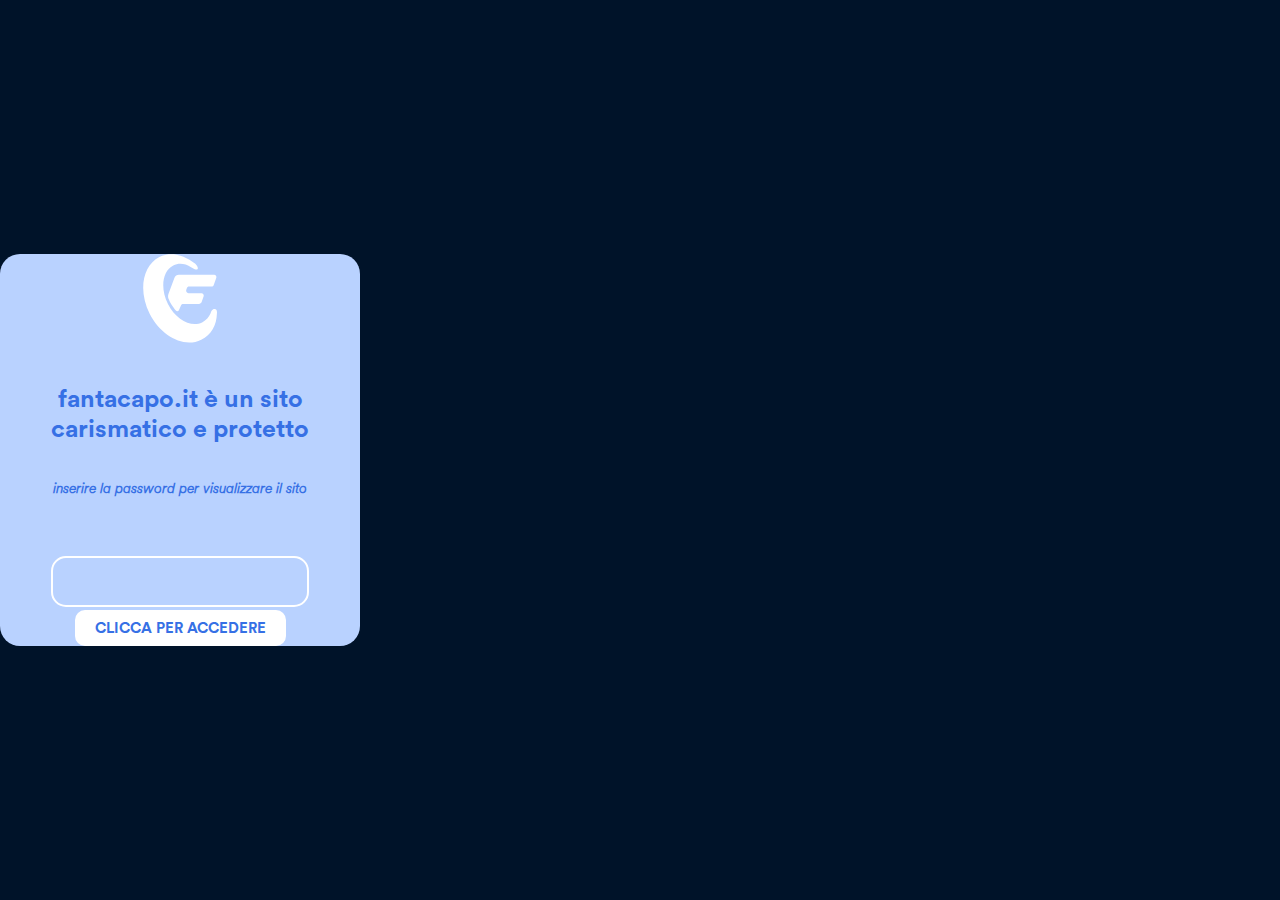
<file: index.html>
<!DOCTYPE html>
<html lang="en">

<head>
  <title> FantaCapo </title>
  <meta name="viewport" content="width=device-width, initial-scale=1">
  <link rel="icon" type="image/svg" href="assets/icon.svg">
  <link rel="stylesheet" type="text/css" href="style.css">
  <link rel="stylesheet" href="https://cdnjs.cloudflare.com/ajax/libs/font-awesome/4.7.0/css/font-awesome.min.css">
  <link href="https://cdn.jsdelivr.net/npm/bootstrap@5.1.3/dist/css/bootstrap.min.css" rel="stylesheet"
    integrity="sha384-1BmE4kWBq78iYhFldvKuhfTAU6auU8tT94WrHftjDbrCEXSU1oBoqyl2QvZ6jIW3" crossorigin="anonymous">





</head>

<body style="background-color: #001329;   margin: 0;
  font-family: circularbold;">

  <link rel="stylesheet" href="https://cdnjs.cloudflare.com/ajax/libs/font-awesome/4.7.0/css/font-awesome.min.css">




  <div class="div1">
    <div class="div2">

      <div class="d-flex justify-content-center">


        <div class="boxrosso">

          <div class="m-5 mb-4"> <img src="assets/logowhite.svg"> </div>

          <h4> fantacapo.it è un sito <br> carismatico e protetto </h4>


          <form>
            <label for="pswd">
              <h5> inserire la password per visualizzare il sito </h5>
            </label>
            </br>
            <input type="password" id="pswd" class="box mb-4">
            </br>
            <input class="submit mb-5" type="button" value="CLICCA PER ACCEDERE" onclick="checkPswd();"
              class="confirm" />
          </form>

        </div>

      </div>

    </div>
  </div>






  <script>
    /* Toggle between adding and removing the "responsive" class to topnav when the user clicks on the icon */

    function myFunction() {
      var x = document.getElementById("myTopnav");
      if (x.className === "topnav") {
        x.className += " responsive";
      } else {
        x.className = "topnav";
      }
    }

    function checkPswd() {
      var confirmPassword = "compagnia";
      var password = document.getElementById("pswd").value;
      if (password == confirmPassword) {
        window.location = "home.html";
        window.location = "home.html";
      }
      else {
        alert("Password errata, ma non era così difficile dai...");
      }
    }
  </script>

</html>
</file>
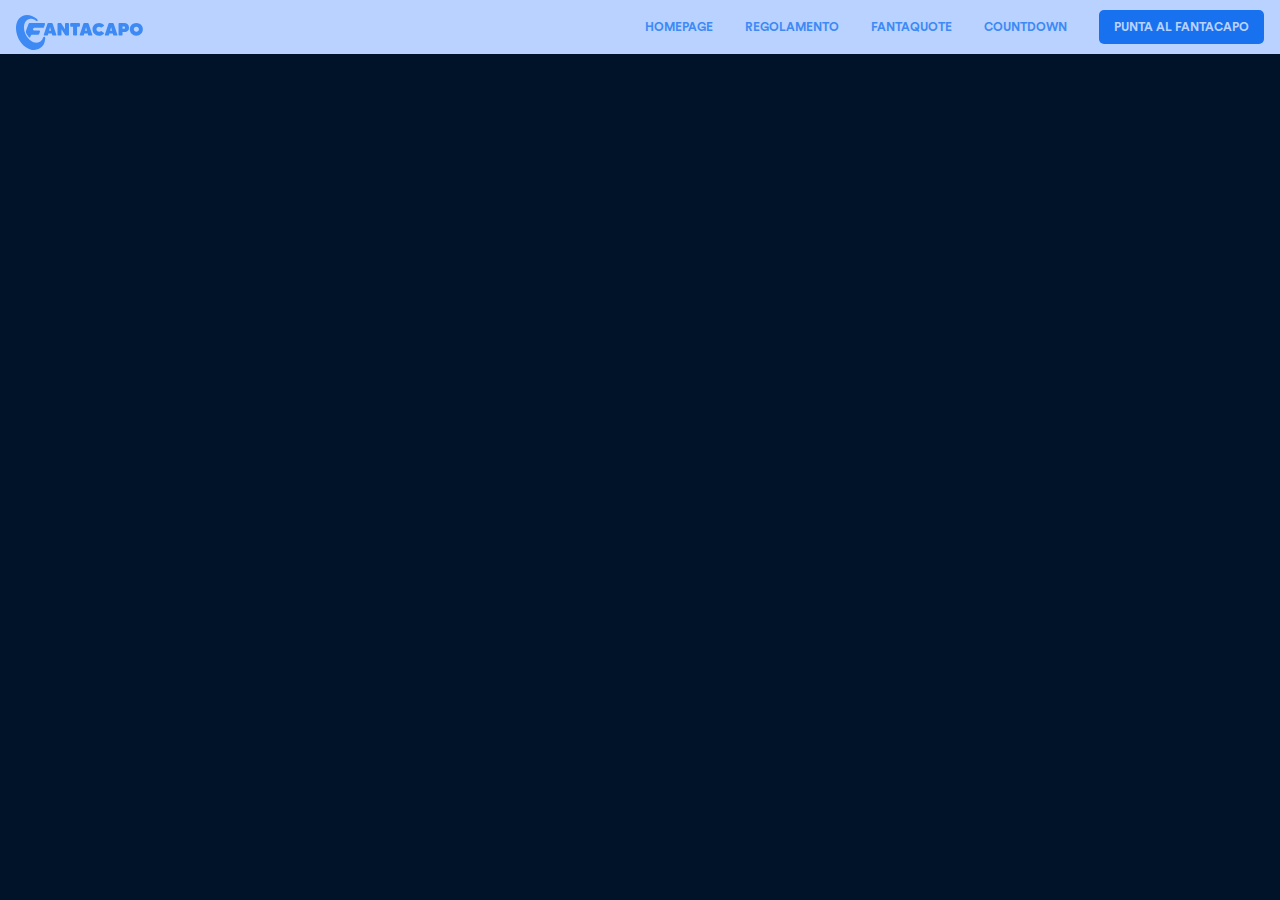
<file: articolo1.html>
<!DOCTYPE html>
<html lang="en">

<head>
  <title> FantaCapo </title>
  <meta name="viewport" content="width=device-width, initial-scale=1">
  <link rel="icon" type="image/svg" href="assets/icon.svg">
  <link rel="stylesheet" type="text/css" href="style.css">
  <link rel="stylesheet" href="https://cdnjs.cloudflare.com/ajax/libs/font-awesome/4.7.0/css/font-awesome.min.css">
  <link href="https://cdn.jsdelivr.net/npm/bootstrap@5.1.3/dist/css/bootstrap.min.css" rel="stylesheet" integrity="sha384-1BmE4kWBq78iYhFldvKuhfTAU6auU8tT94WrHftjDbrCEXSU1oBoqyl2QvZ6jIW3" crossorigin="anonymous">





</head>

<body style="background-color: #001329;   margin: 0;
  font-family: circularbold;">

  <link rel="stylesheet" href="https://cdnjs.cloudflare.com/ajax/libs/font-awesome/4.7.0/css/font-awesome.min.css">

  <div class="topnav" id="myTopnav">

    <a href="home.html" class="logo">

      <div class="logotipo"> <img src="assets/logotype.svg"> </div>

    </a>
    <a href="fantavoto.html">
      <div class="punta"> PUNTA AL <b> FANTACAPO </b> </div>
    </a>
    <a href="countdown.html">COUNTDOWN</a>
    <a href="fantaquote.html">FANTAQUOTE</a>
    <a href="regolamento.html">REGOLAMENTO</a>
    <a href="home.html">HOMEPAGE</a>
    <a href="javascript:void(0);" class="icon" onclick="myFunction()">
      <i class="fa fa-bars"></i>
    </a>
  </div>
</body>
</file>
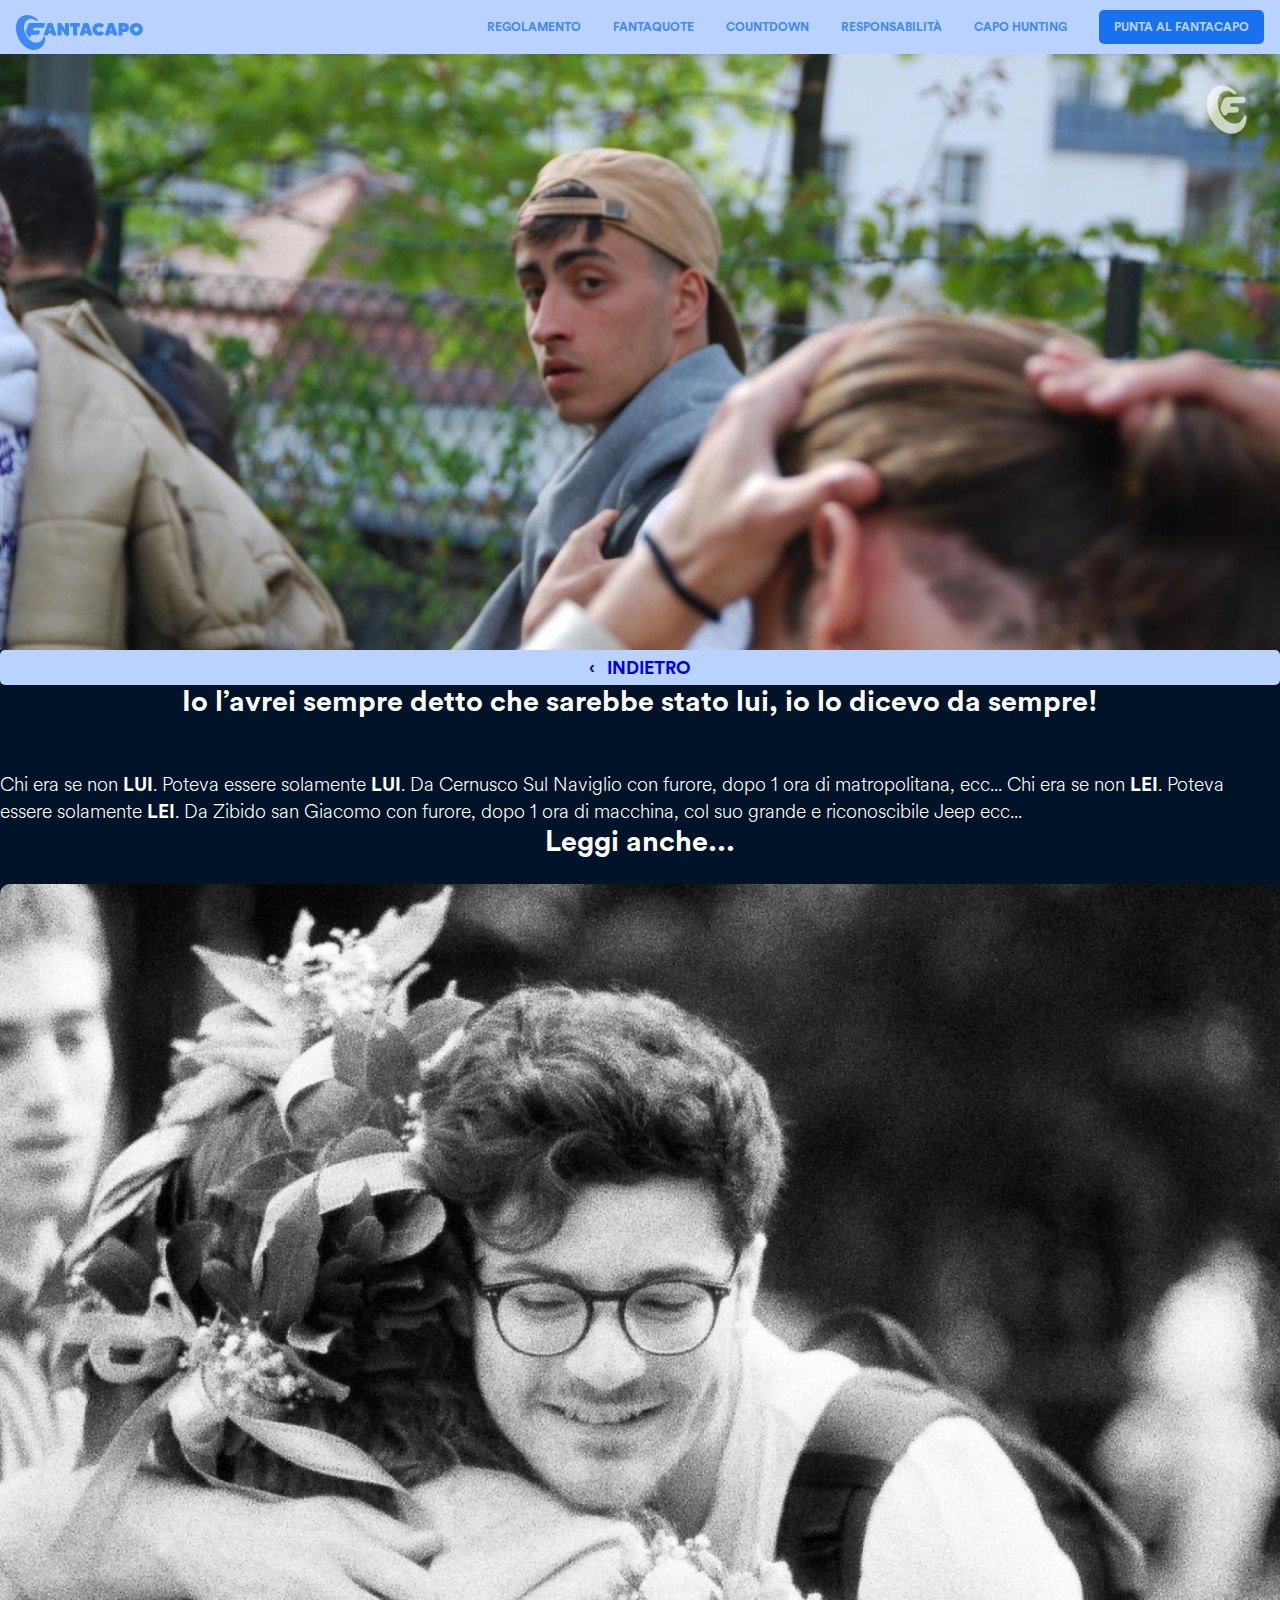
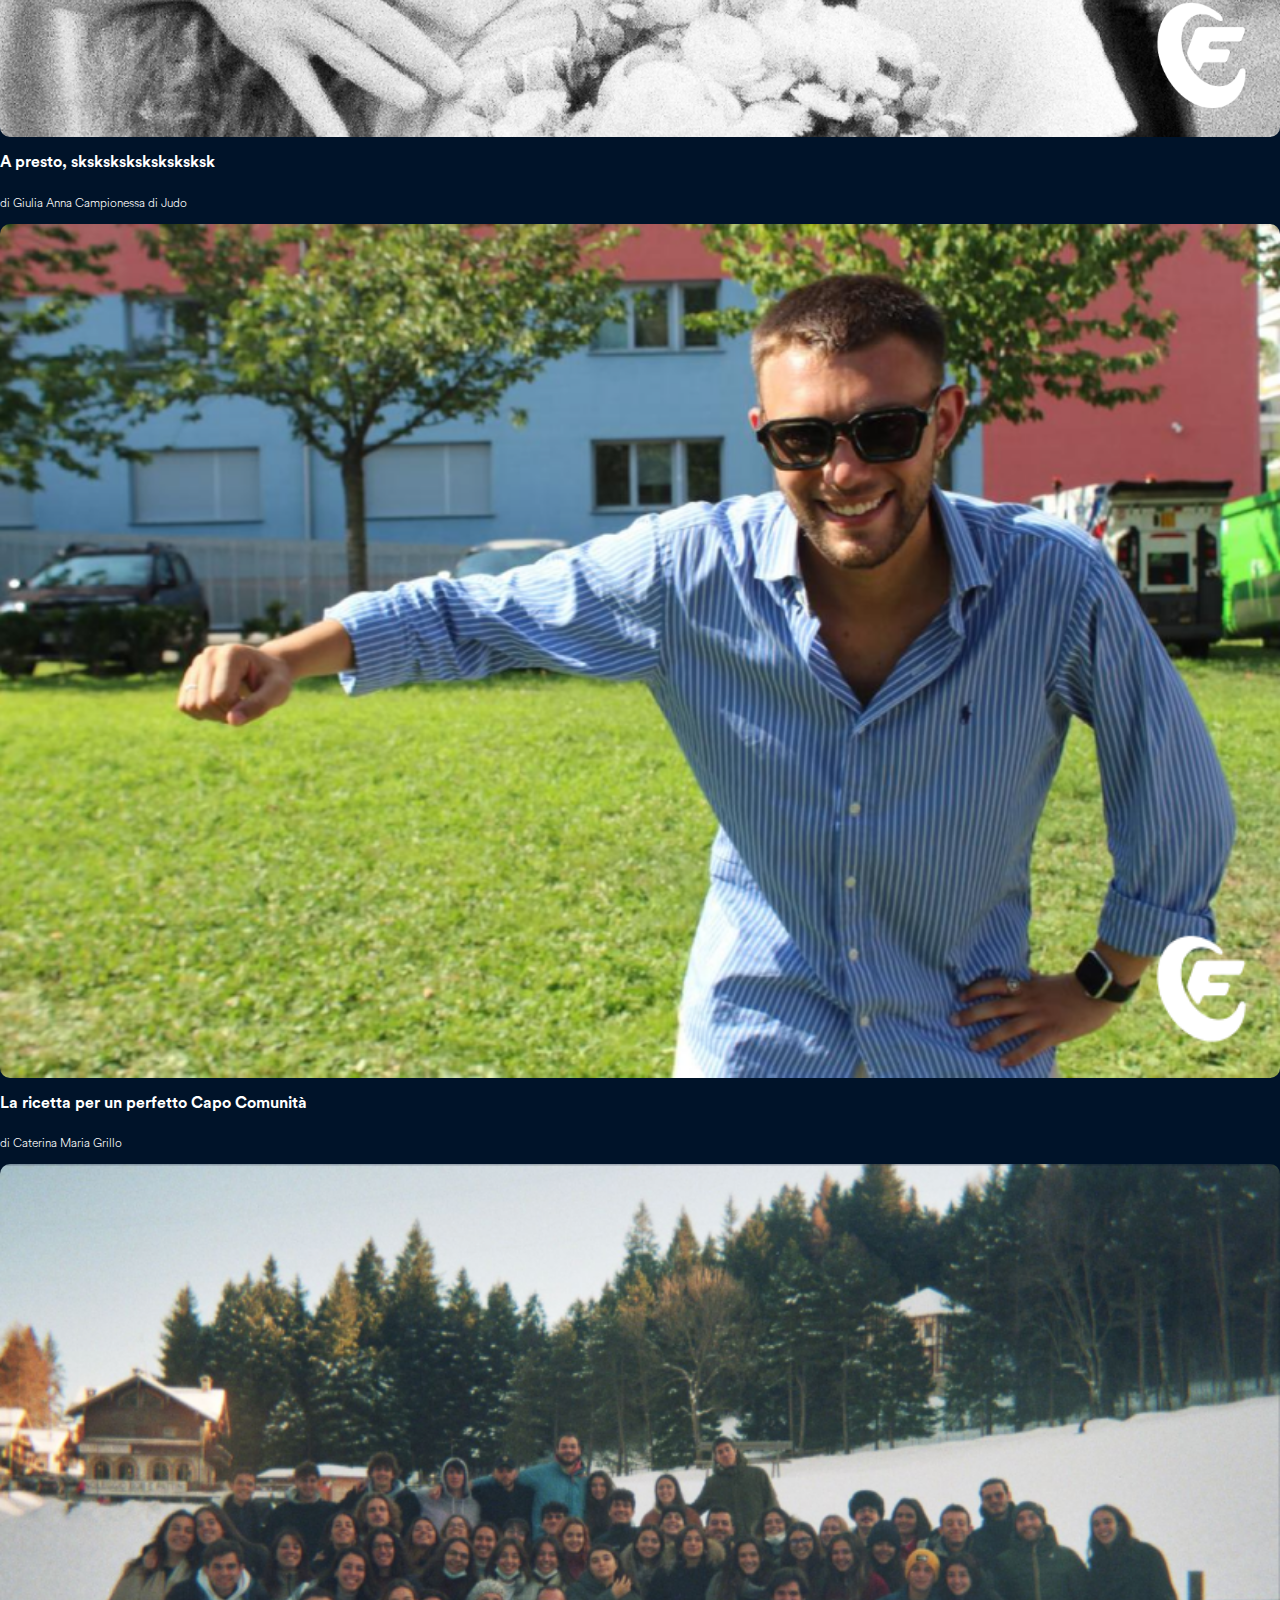
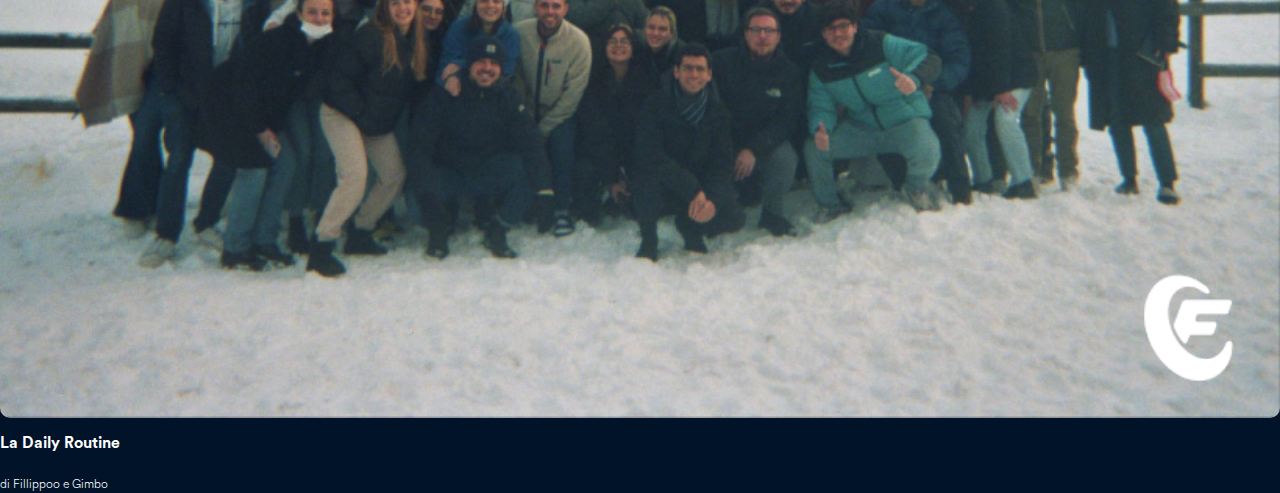
<file: articolo4.html>
<!DOCTYPE html>
<html lang="en">

<head>
  <title> FantaCapo </title>
  <meta name="viewport" content="width=device-width, initial-scale=1">
  <link rel="icon" type="image/svg" href="assets/icon.svg">
  <link rel="stylesheet" type="text/css" href="style.css">
  <link rel="stylesheet" href="https://cdnjs.cloudflare.com/ajax/libs/font-awesome/4.7.0/css/font-awesome.min.css">
  <link href="https://cdn.jsdelivr.net/npm/bootstrap@5.1.3/dist/css/bootstrap.min.css" rel="stylesheet"
    integrity="sha384-1BmE4kWBq78iYhFldvKuhfTAU6auU8tT94WrHftjDbrCEXSU1oBoqyl2QvZ6jIW3" crossorigin="anonymous">





</head>

<body style="background-color: #001329;   margin: 0;
  font-family: circularbold;">

  <link rel="stylesheet" href="https://cdnjs.cloudflare.com/ajax/libs/font-awesome/4.7.0/css/font-awesome.min.css">

  <div class="topnav" id="myTopnav">

    <a href="home.html" class="logo">

      <div class="logotipo"> <img src="assets/logotype.svg"> </div>

    </a>
    <a href="fantavoto.html">
      <div class="punta"> PUNTA AL <b> FANTACAPO </b> </div>
    </a>
    <a href="capohunting.html">CAPO HUNTING</a>
    <a href="responsabilità.html">RESPONSABILITÀ</a>
    <a href="countdown.html">COUNTDOWN</a>
    <a href="fantaquote.html">FANTAQUOTE</a>
    <a href="regolamento.html">REGOLAMENTO</a>
    <a href="javascript:void(0);" class="icon" onclick="myFunction()">
      <i class="fa fa-bars"></i>
    </a>
  </div>

  <div class="parallax parallax4"></div>

  <div class="infocontainer">

    <div class="container">


      <div class="mt-3 row row-cols-12 row-cols-lg-12">



        <div class="rgtext p-5 " style="font-family: Circular; font-size: 1.2rem; color:white;">

          <a href="home.html" style="text-decoration: none;">
            <div class="tornahome col-6 col-ms-2 col-lg-2 mb-5 "> <b> ‹ &nbsp INDIETRO </b> </div>
          </a>

          <h2 class="rgtitle"> <b> Io l’avrei sempre detto che sarebbe stato lui, io lo dicevo da
              sempre! </b> </h2> <br>

          Chi era se non <b>LUI</b>. Poteva essere solamente <b>LUI</b>. Da Cernusco Sul Naviglio con furore, dopo 1 ora
          di matropolitana, ecc...

          Chi era se non <b>LEI</b>. Poteva essere solamente <b>LEI</b>. Da Zibido san Giacomo con furore, dopo 1 ora
          di macchina, col suo grande e riconoscibile Jeep ecc...

          <h2 class="rgtitle mt-5"> <b> Leggi anche... </b> </h2>
          <div class="row row-cols-1 row-cols-lg-3" style="font-family: CircularBold">


            <div class="articolo mt-3">

              <a href="articolo1.html"> <img src="assets/articolo1.png"> </a>
              <a href="articolo1.html">
                <h5 class="titoloarticolo"> A presto, sksksksksksksksksk </h3>
                  <p class="autore"> di Giulia Anna Campionessa di Judo </p>

              </a>

            </div>

            <div class="articolo mt-3 leggianche">

              <a href="articolo2.html"> <img src="assets/articolo2.png"> </a>
              <a href="articolo2.html">
                <h5 class="titoloarticolo"> La ricetta per un perfetto Capo Comunità </h3>
                  <p class="autore"> di Caterina Maria Grillo </p>
              </a>

            </div>

            <div class="articolo mt-3 leggianche">

              <a href="articolo3.html"> <img src="assets/articolo3.png"> </a>
              <a href="articolo3.html">
                <h5 class="titoloarticolo"> La Daily Routine </h3>
                  <p class="autore"> di Fillippoo e Gimbo </p>

            </div>
          </div>

        </div>

      </div>

      <script>
        /* Toggle between adding and removing the "responsive" class to topnav when the user clicks on the icon */

        function myFunction() {
          var x = document.getElementById("myTopnav");
          if (x.className === "topnav") {
            x.className += " responsive";
          } else {
            x.className = "topnav";
          }
        }
      </script>

</body>
</file>
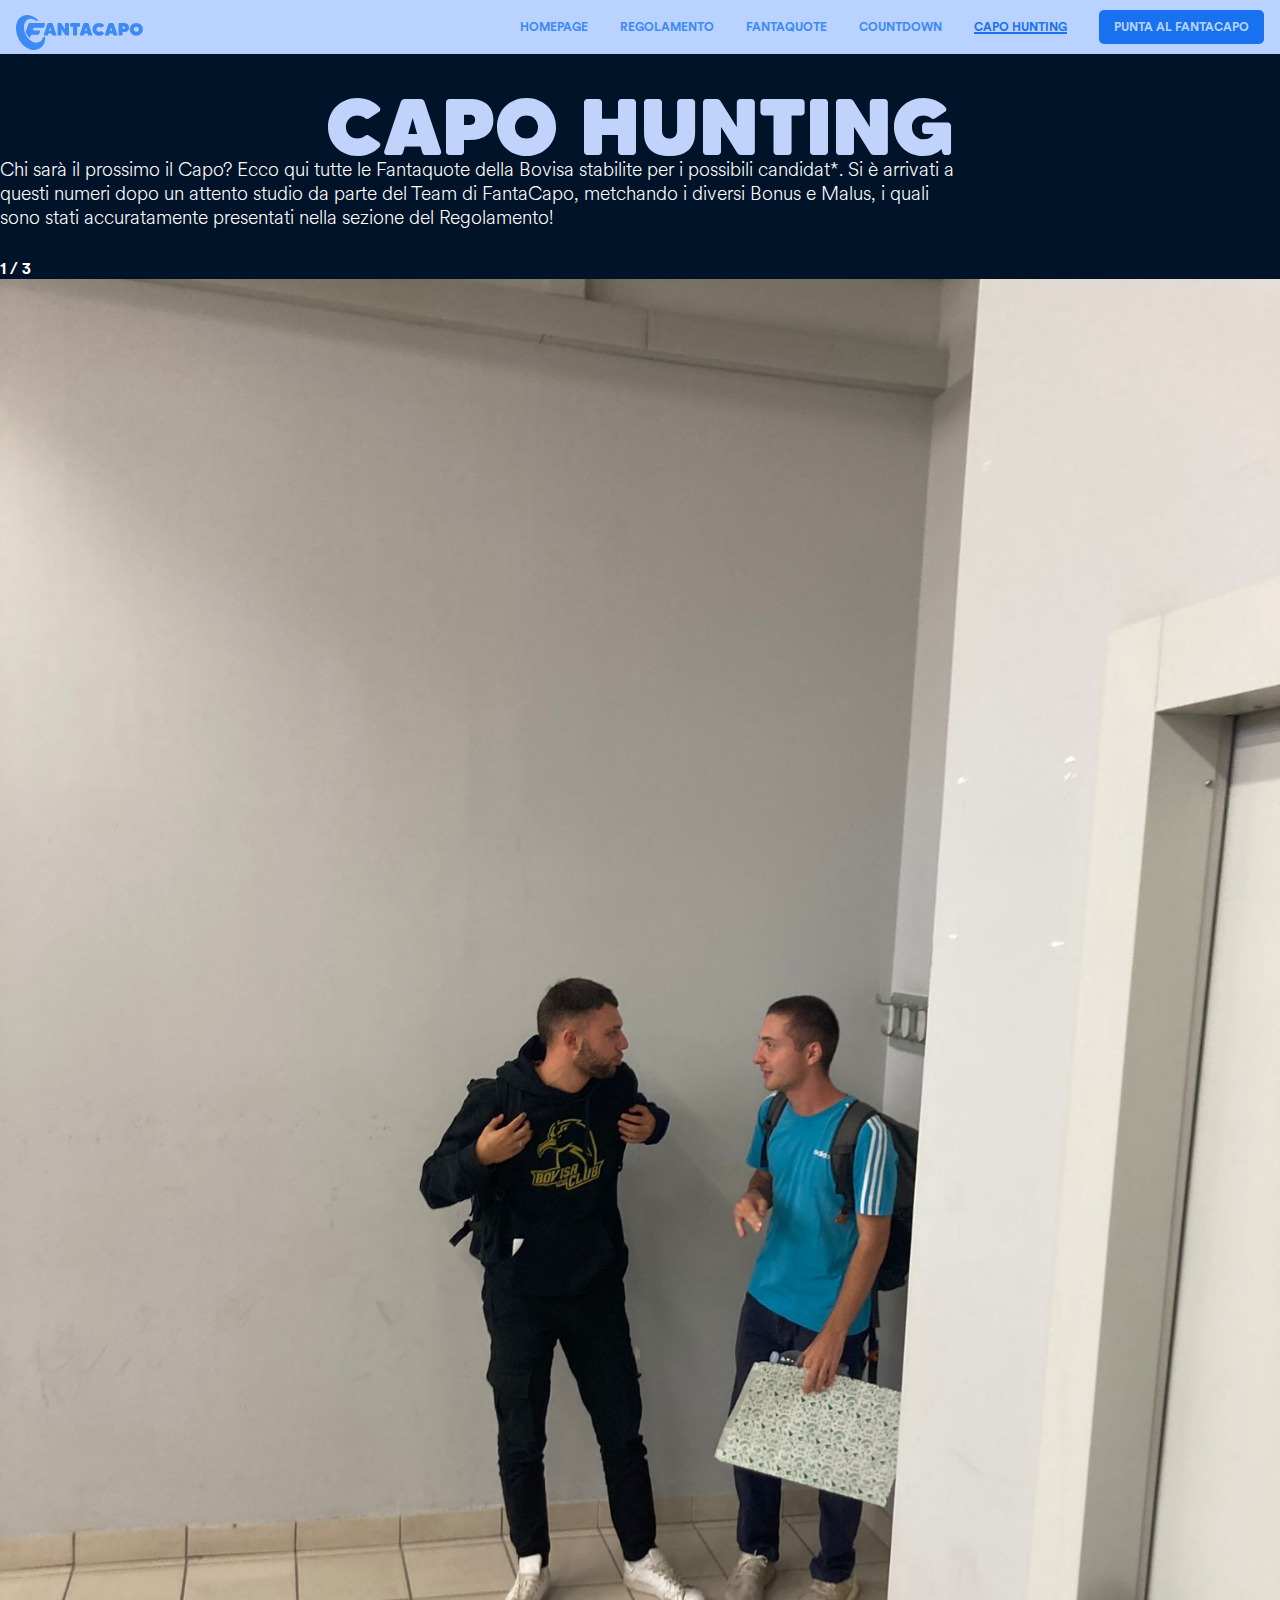
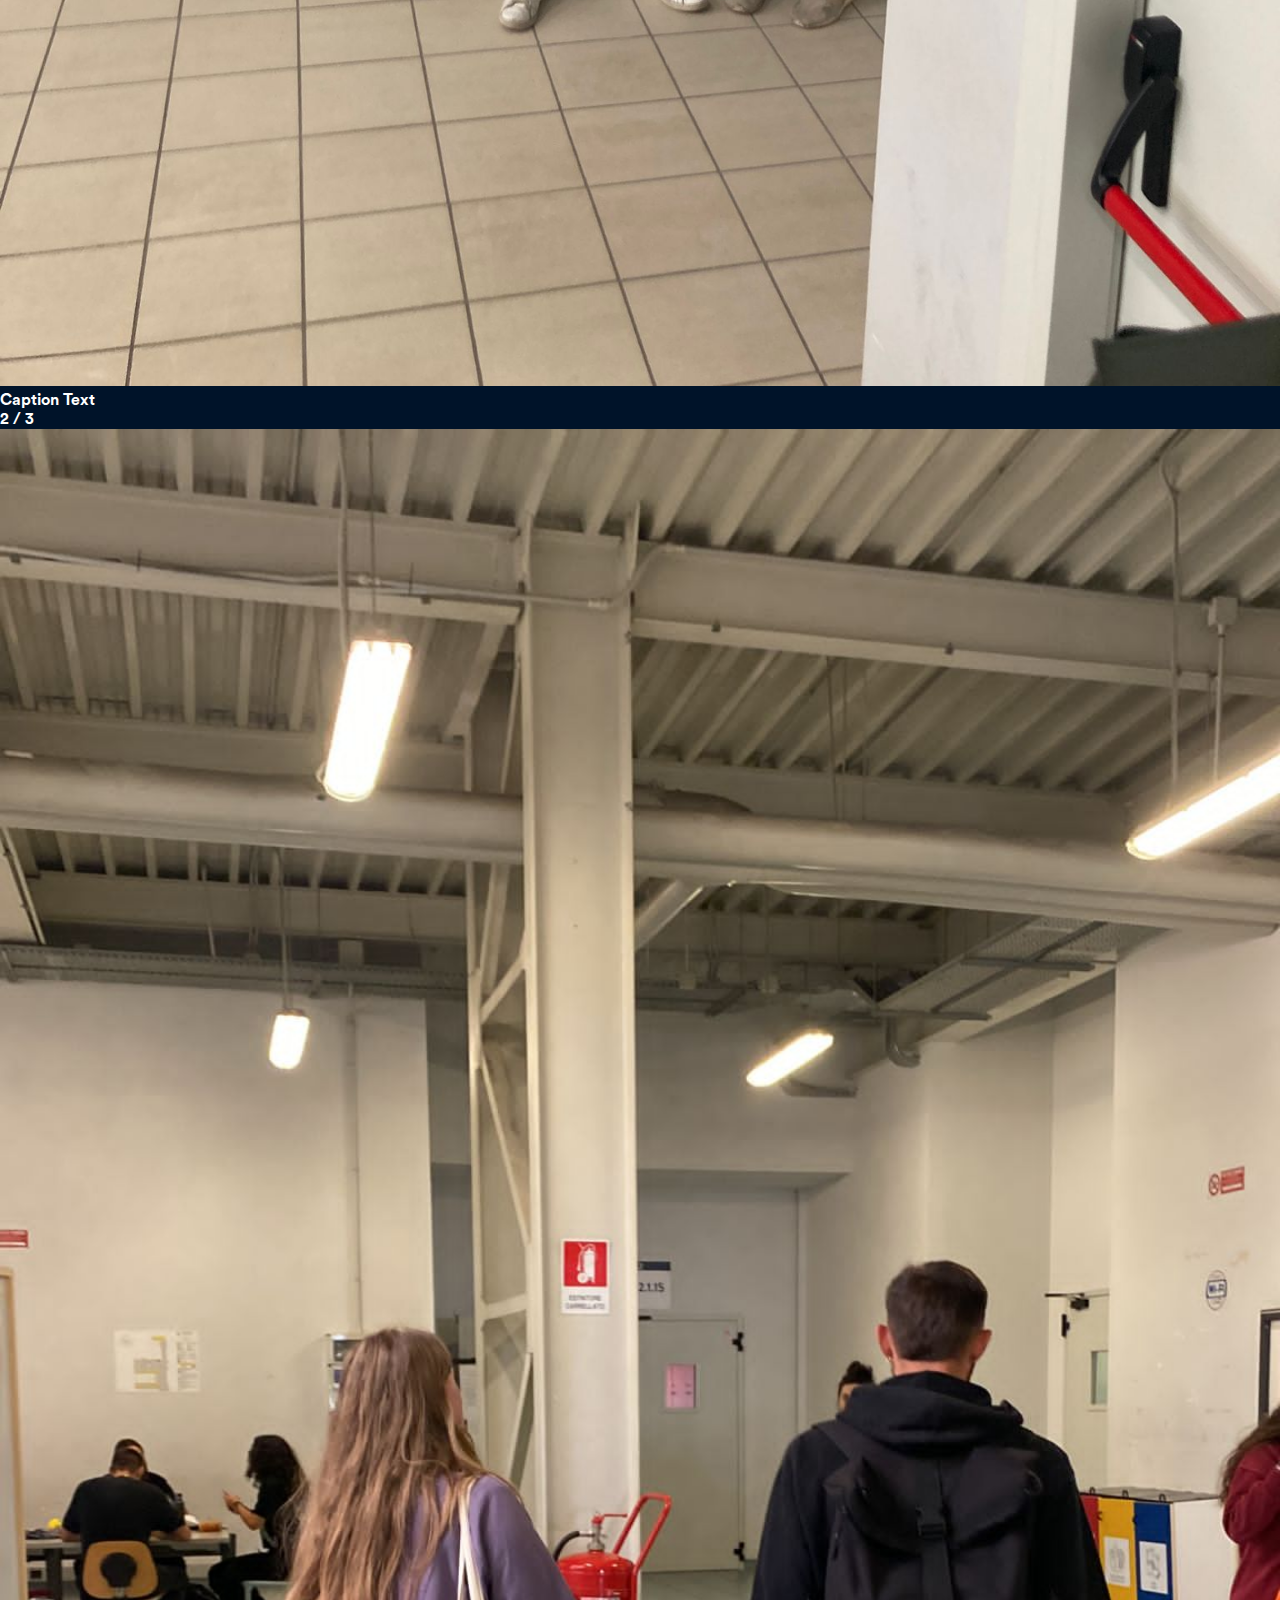
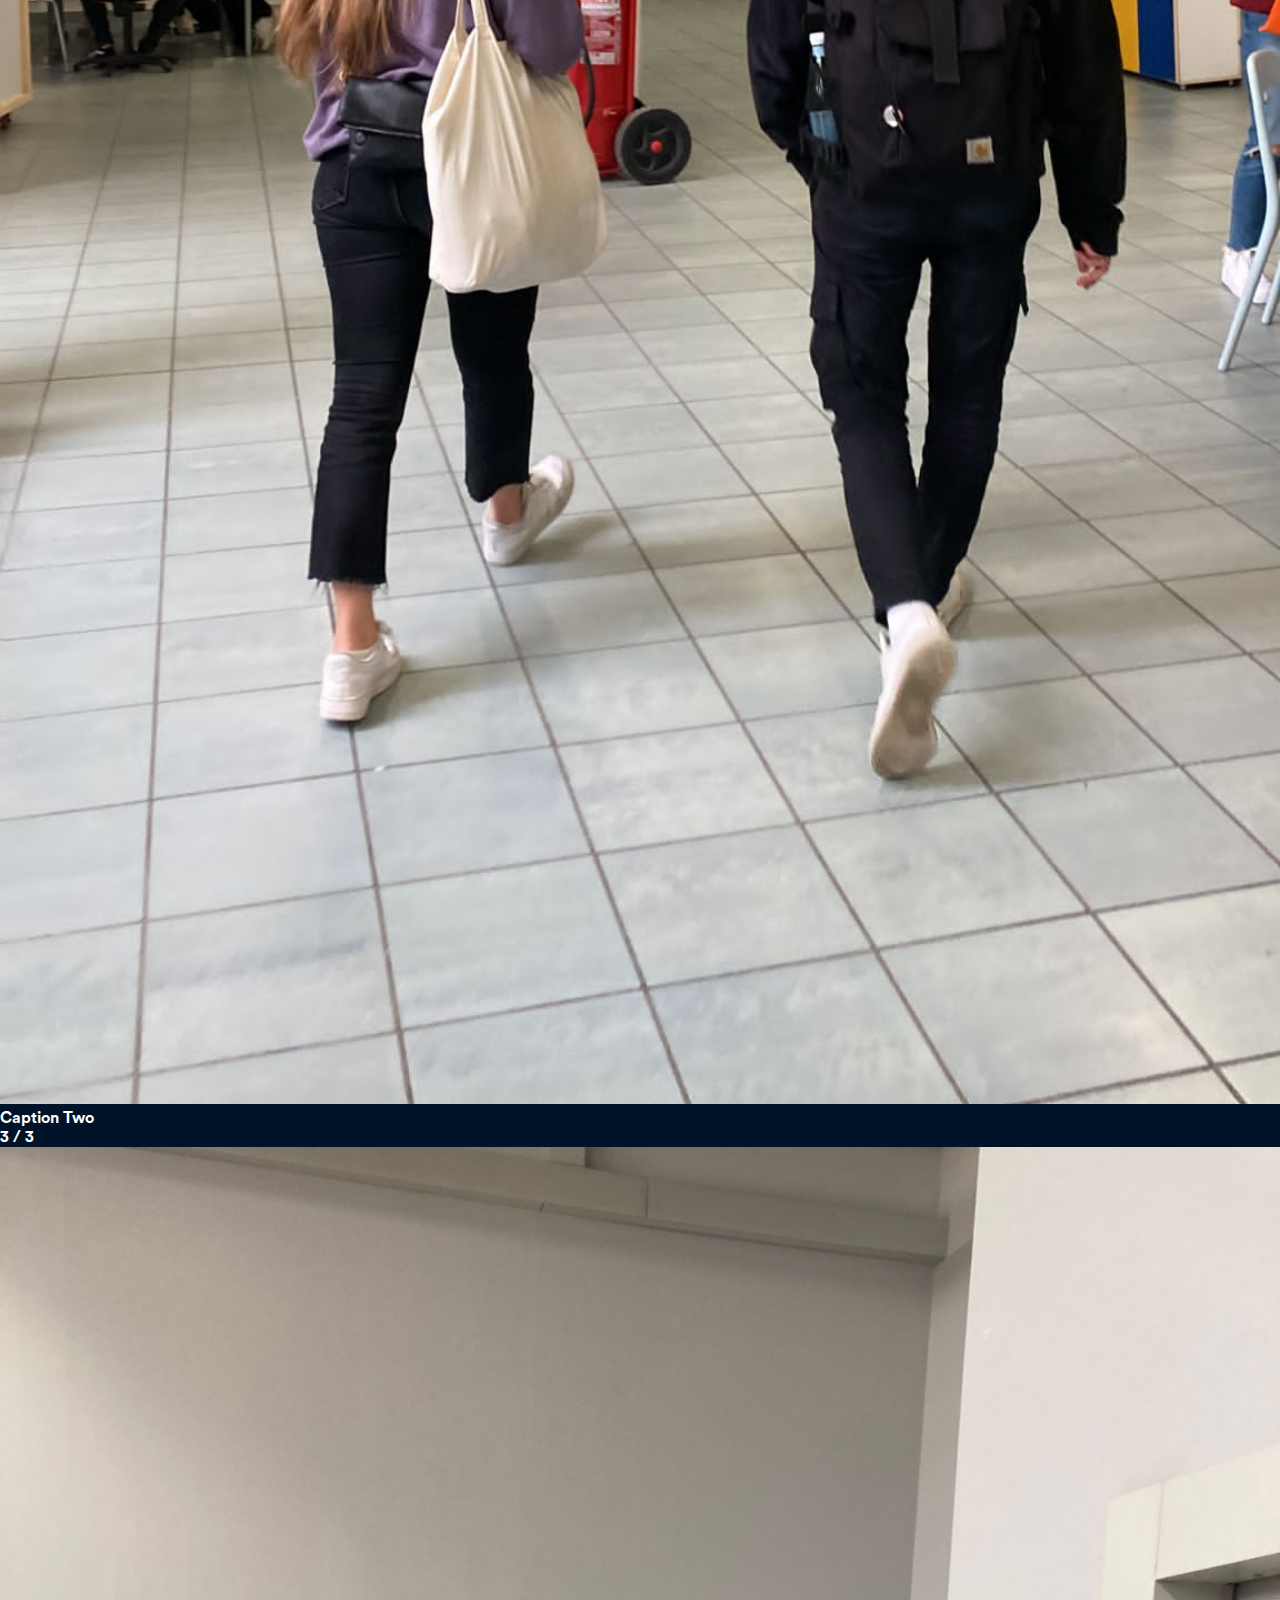
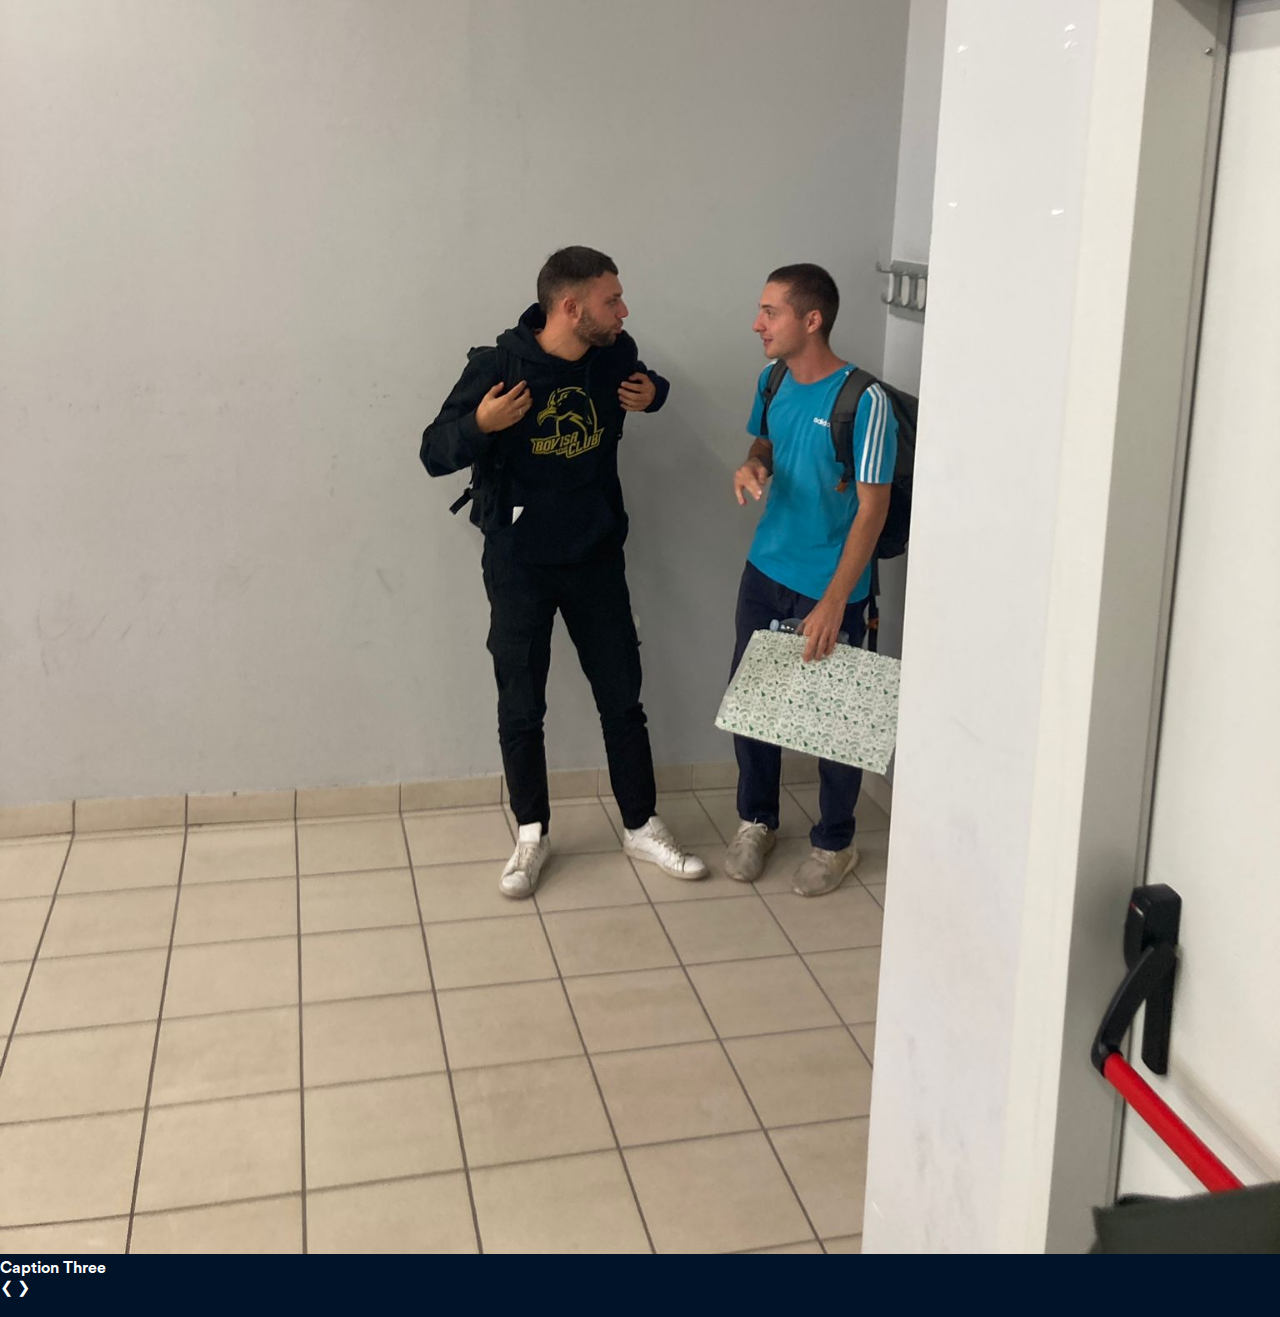
<file: capohunting.html>
<!DOCTYPE html>
<html lang="en">

<head>
    <title>FantaCapo</title>
    <meta name="viewport" content="width=device-width, initial-scale=1">
    <link rel="icon" type="image/svg" href="assets/icon.svg">
    <link href="https://cdn.jsdelivr.net/npm/bootstrap@5.1.3/dist/css/bootstrap.min.css" rel="stylesheet"
      integrity="sha384-1BmE4kWBq78iYhFldvKuhfTAU6auU8tT94WrHftjDbrCEXSU1oBoqyl2QvZ6jIW3" crossorigin="anonymous">
    <link rel="stylesheet" href="https://cdnjs.cloudflare.com/ajax/libs/font-awesome/4.7.0/css/font-awesome.min.css">
    <link rel="stylesheet" type="text/css" href="style.css">

    <script>
        let slideIndex = 1;
        showSlides(slideIndex);

        // Next/previous controls
        function plusSlides(n) {
          showSlides(slideIndex += n);
        }

        // Thumbnail image controls
        function currentSlide(n) {
          showSlides(slideIndex = n);
        }

        function showSlides(n) {
          let i;
          let slides = document.getElementsByClassName("mySlides");
          let dots = document.getElementsByClassName("dot");
          if (n > slides.length) {slideIndex = 1}
          if (n < 1) {slideIndex = slides.length}
          for (i = 0; i < slides.length; i++) {
            slides[i].style.display = "none";
          }
          for (i = 0; i < dots.length; i++) {
            dots[i].className = dots[i].className.replace(" active", "");
          }
          slides[slideIndex-1].style display = "block";
          dots[slideIndex-1].className += " active";
        }
    </script>
</head>

<body style="background-color: #001329; margin: 0; font-family: circularbold;">
    <div class="topnav" id="myTopnav">
        <a href="home.html" class="logo">
            <div class="logotipo"> <img src="assets/logotype.svg"> </div>
        </a>
        <a href="fantavoto.html">
            <div class="punta"> PUNTA AL <b> FANTACAPO </b> </div>
        </a>
        <a href="capohunting.html" class="active">CAPO HUNTING</a>
        <a href="countdown.html">COUNTDOWN</a>
        <a href="fantaquote.html">FANTAQUOTE</a>
        <a href="regolamento.html">REGOLAMENTO</a>
        <a href="home.html">HOMEPAGE</a>
        <a href="javascript:void(0);" class="icon" onclick="myFunction()">
            <i class="fa fa-bars"></i>
        </a>
    </div>

    <div class="container">
        <div class="scrittecontainer">
            <br>
            <div class="cdcontainer">
                <h3 class="title" >
                    CAPO HUNTING
                </h3>
            </div>

            <p class="rgtext" style="max-width: 75%">
                Chi sarà il prossimo il Capo? Ecco qui tutte le Fantaquote della Bovisa stabilite per i
                possibili candidat*. Si è arrivati a questi numeri dopo un attento
                studio da parte del Team di FantaCapo, metchando i diversi Bonus e Malus,
                i quali sono stati accuratamente presentati nella sezione del Regolamento!
            </p>
        </div>

        <!-- Slideshow container -->
        <div class="slideshow-container">
            <!-- Full-width images with number and caption text -->
            <div class="mySlides fade">
                <div class="numbertext">1 / 3</div>
                <img src="assets/capohunting/3.jpg" style="width:100%">
                <div class="text">Caption Text</div>
            </div>

            <div class="mySlides fade">
                <div class="numbertext">2 / 3</div>
                <img src="assets/capohunting/2.jpg"  style="width:100%">
                <div class="text">Caption Two</div>
            </div>

            <div class="mySlides fade">
                <div class="numbertext">3 / 3</div>
                <img src="assets/capohunting/3.jpg"  style="width:100%">
                <div class="text">Caption Three</div>
            </div>

            <!-- Next and previous buttons -->
            <a class="prev" onclick="plusSlides(-1)">&#10094;</a>
            <a class="next" onclick="plusSlides(1)">&#10095;</a>
        </div>
        <br>


    </div>
</body>
</html>
</file>
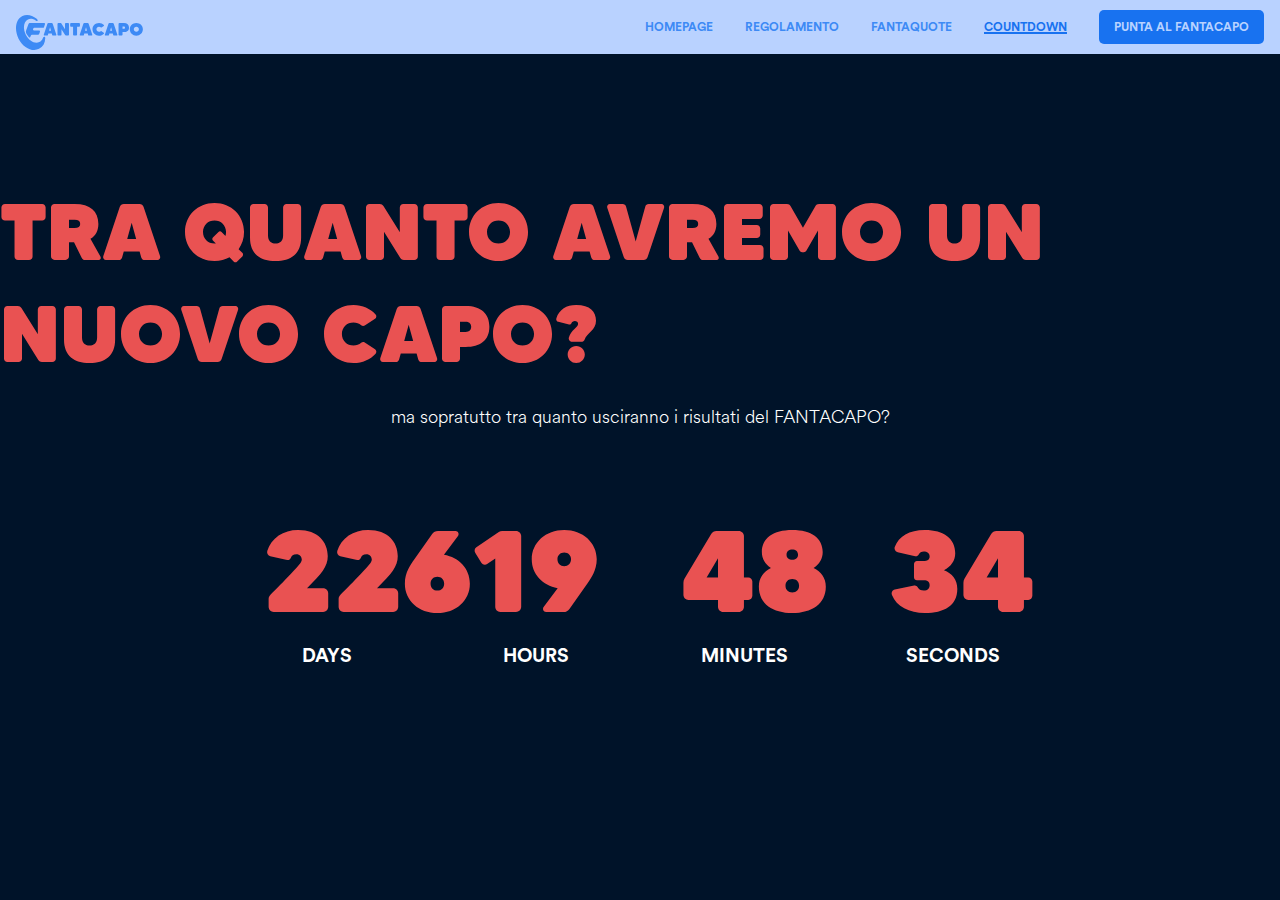
<file: countdown.html>
<!DOCTYPE html>
<html lang="en">

<head>
  <title> FantaCapo </title>
  <meta name="viewport" content="width=device-width, initial-scale=1">

  <link rel="icon" type="image/svg" href="assets/icon.png">
  <link rel="stylesheet" type="text/css" href="style.css">
  <link rel="stylesheet" type="text/css" href="stylecountdown.css">
</head>

<body style="background-color: #001329;   margin: 0;
  font-family: circularbold;">

  <link rel="stylesheet" href="https://cdnjs.cloudflare.com/ajax/libs/font-awesome/4.7.0/css/font-awesome.min.css">

  <div class="topnav" id="myTopnav">

  <a href="index.html" class="logo" >

  <div class="logotipo"> <img src="assets/logotype.svg"> </div>

  </a>
    <a href="fantavoto.html"> <div class="punta"> PUNTA AL <b> FANTACAPO </b> </div> </a>
    <a href="countdown.html" class="active">COUNTDOWN</a>
    <a href="fantaquote.html">FANTAQUOTE</a>
    <a href="regolamento.html">REGOLAMENTO</a>
    <a href="index.html" >HOMEPAGE</a>
    <a href="javascript:void(0);" class="icon" onclick="myFunction()">
      <i class="fa fa-bars"></i>
    </a>
  </div>



  <div class="cdcontainer">
    <div class="cdtext">
    <h2 class="title" id="headline">TRA QUANTO AVREMO UN NUOVO CAPO?</h2>
    <p class="sottotitle">ma sopratutto tra quanto usciranno i risultati del FANTACAPO?</p>
  </div>

    <div id="countdown">
      <ul>
        <li><span id="days"></span>days</li>
        <li><span id="hours"></span>Hours</li>
        <li><span id="minutes"></span>Minutes</li>
        <li><span id="seconds"></span>Seconds</li>
      </ul>
    </div>

  </div>


  <script>

  function myFunction() {
    var x = document.getElementById("myTopnav");
    if (x.className === "topnav") {
      x.className += " responsive";
    } else {
      x.className = "topnav";
    }
  }


    (function () {
    const second = 1000,
          minute = second * 60,
          hour = minute * 60,
          day = hour * 24;

    //I'm adding this section so I don't have to keep updating this pen every year :-)
    //remove this if you don't need it
    let today = new Date(),
        dd = String(today.getDate()).padStart(2, "0"),
        mm = String(today.getMonth() + 1).padStart(2, "0"),
        yyyy = today.getFullYear(),
        nextYear = yyyy + 1,
        dayMonth = "03/08/",
        birthday = dayMonth + yyyy;

    today = mm + "/" + dd + "/" + yyyy;
    if (today > birthday) {
      birthday = dayMonth + nextYear;
    }
    //end

    const countDown = new Date(birthday).getTime(),
        x = setInterval(function() {

          const now = new Date().getTime(),
                distance = countDown - now;

          document.getElementById("days").innerText = Math.floor(distance / (day)),
            document.getElementById("hours").innerText = Math.floor((distance % (day)) / (hour)),
            document.getElementById("minutes").innerText = Math.floor((distance % (hour)) / (minute)),
            document.getElementById("seconds").innerText = Math.floor((distance % (minute)) / second);

          //do something later when date is reached
          if (distance < 0) {
            document.getElementById("headline").innerText = "It's my birthday!";
            document.getElementById("countdown").style.display = "none";
            document.getElementById("content").style.display = "block";
            clearInterval(x);
          }
          //seconds
        }, 0)
    }());
    </script>

</body>
</html>
</file>
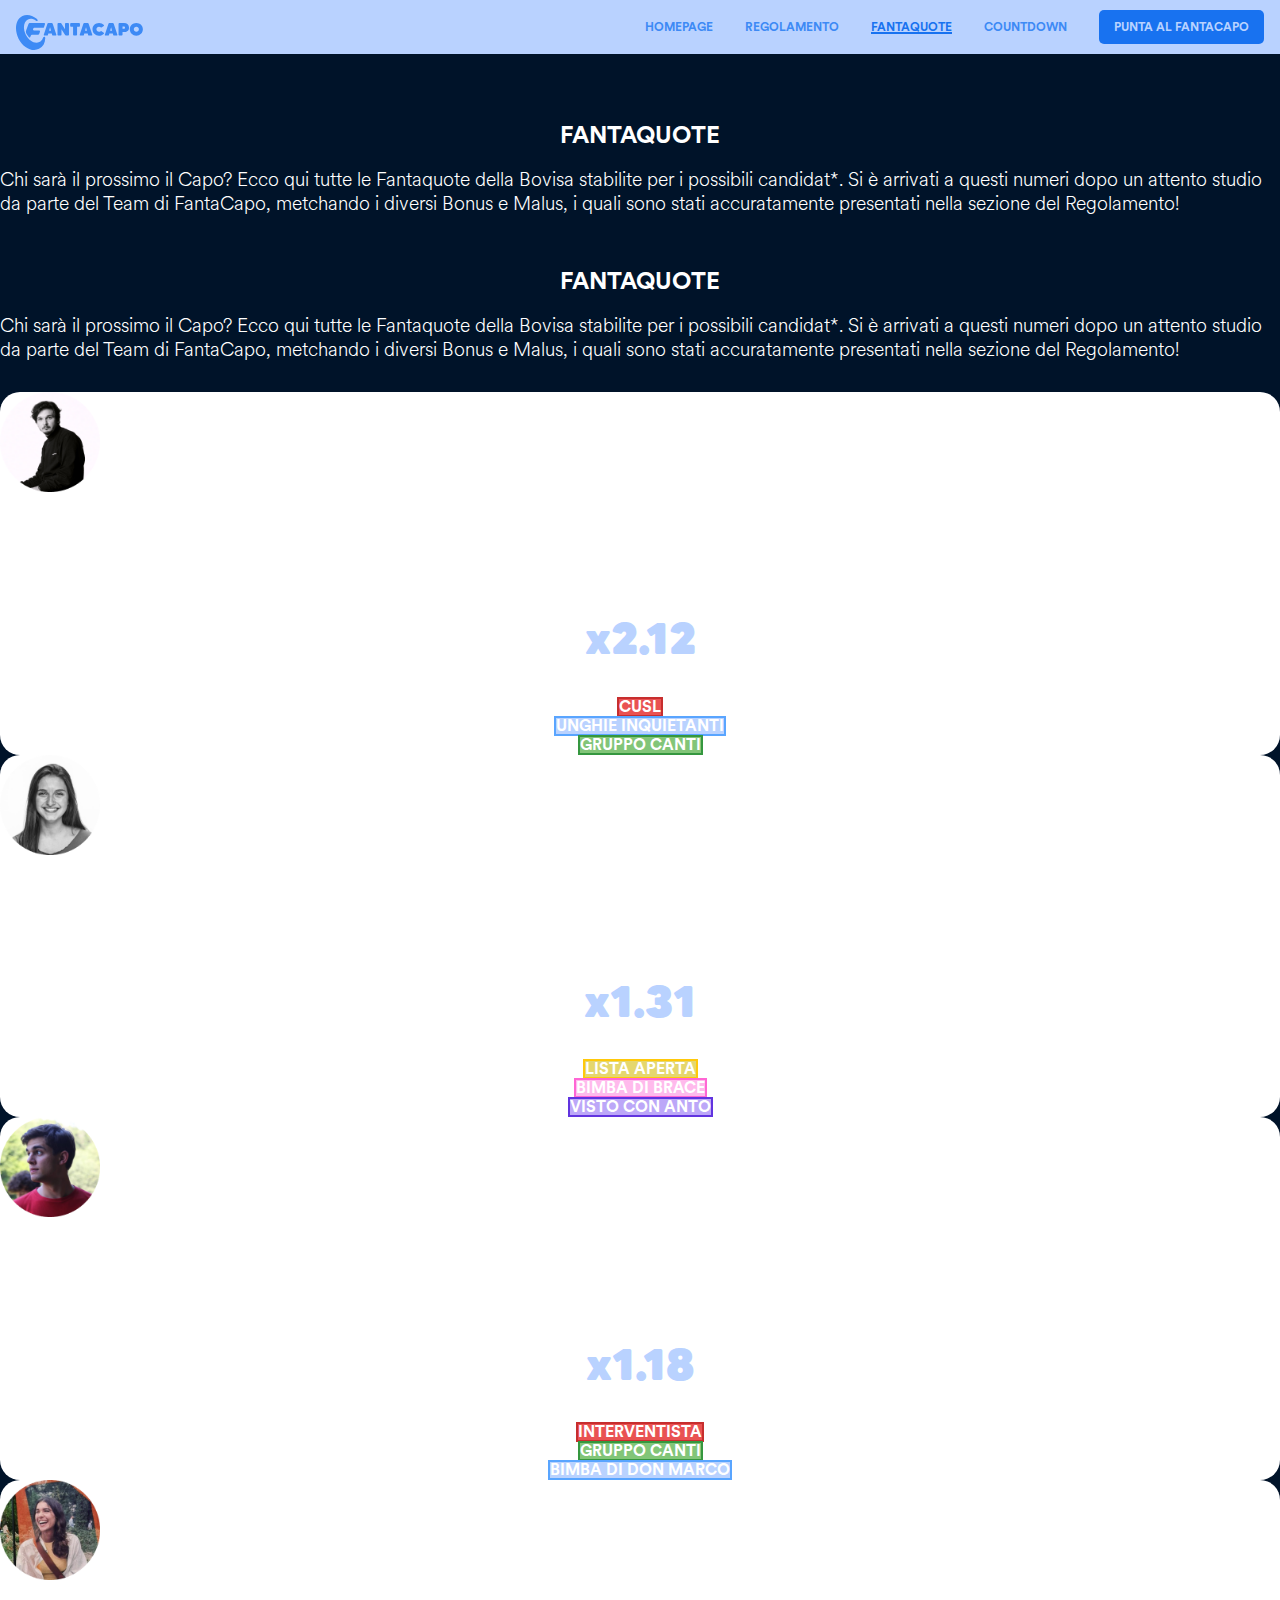
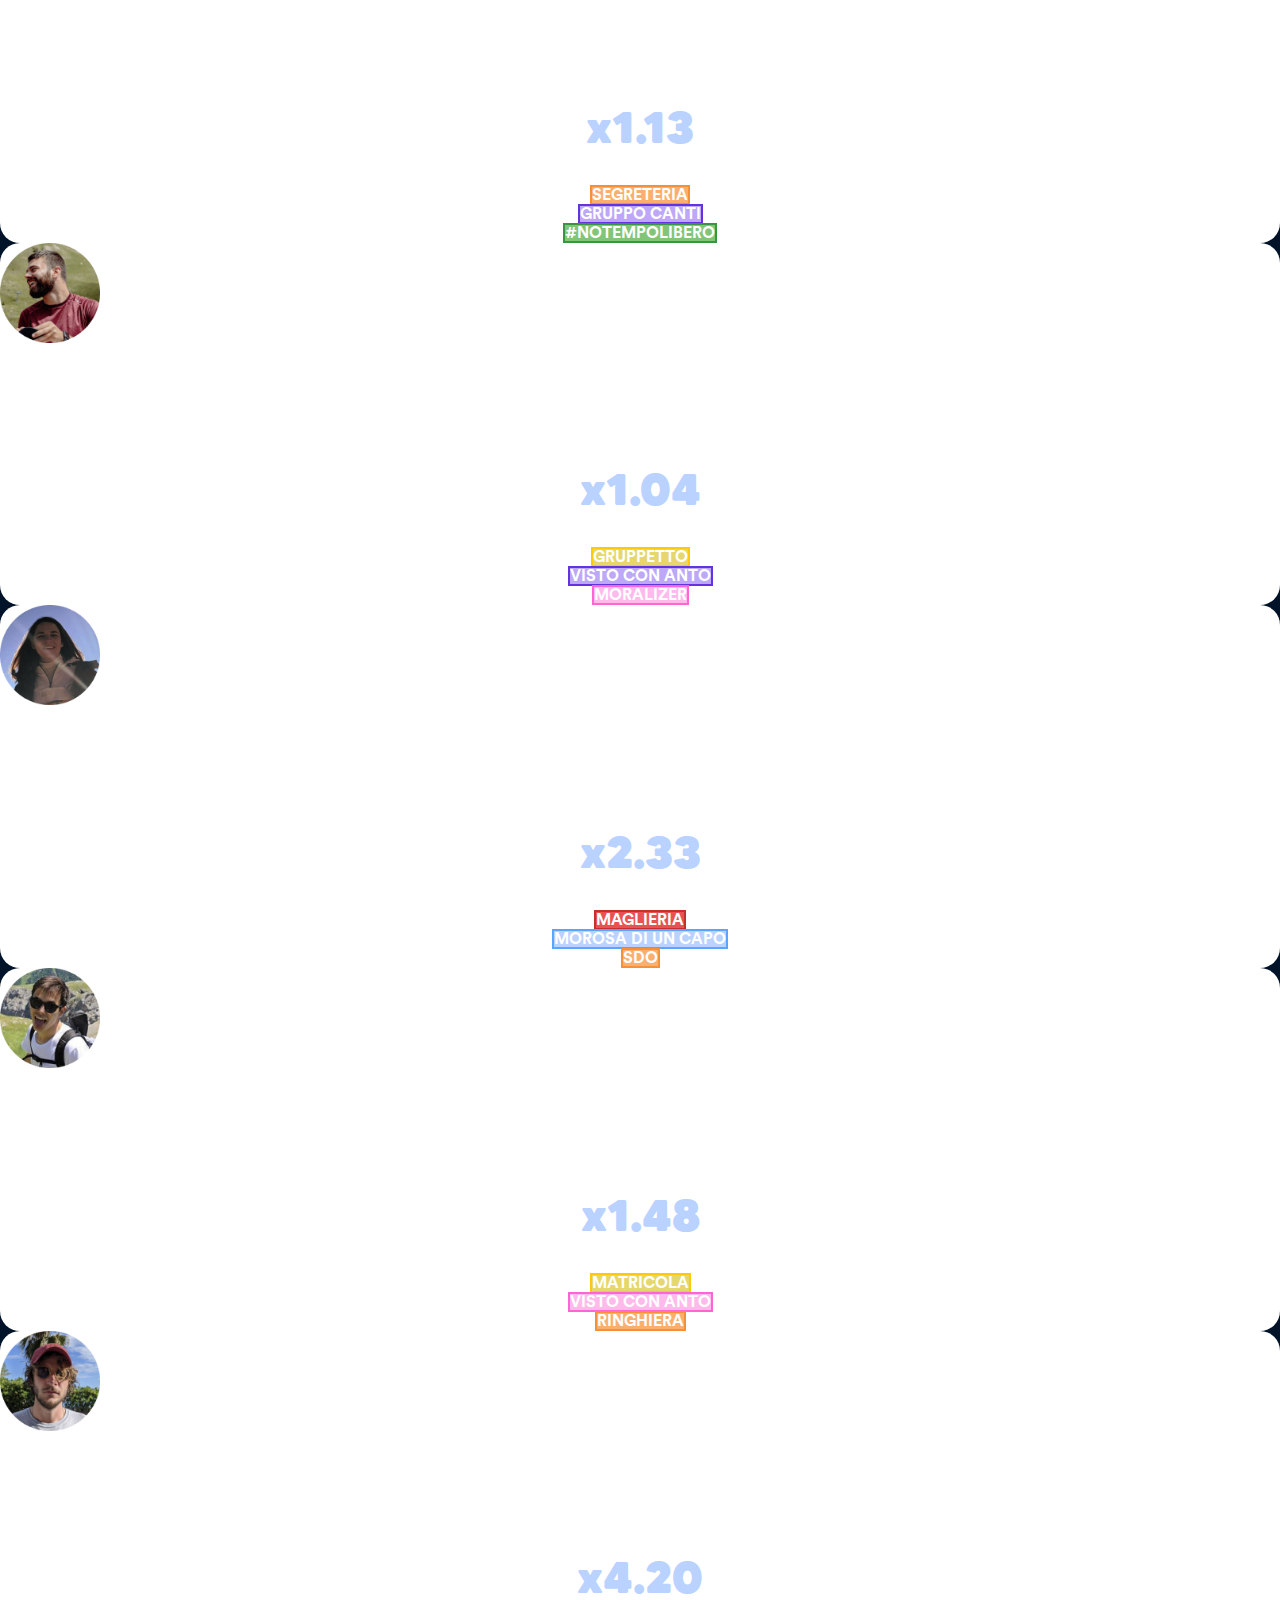
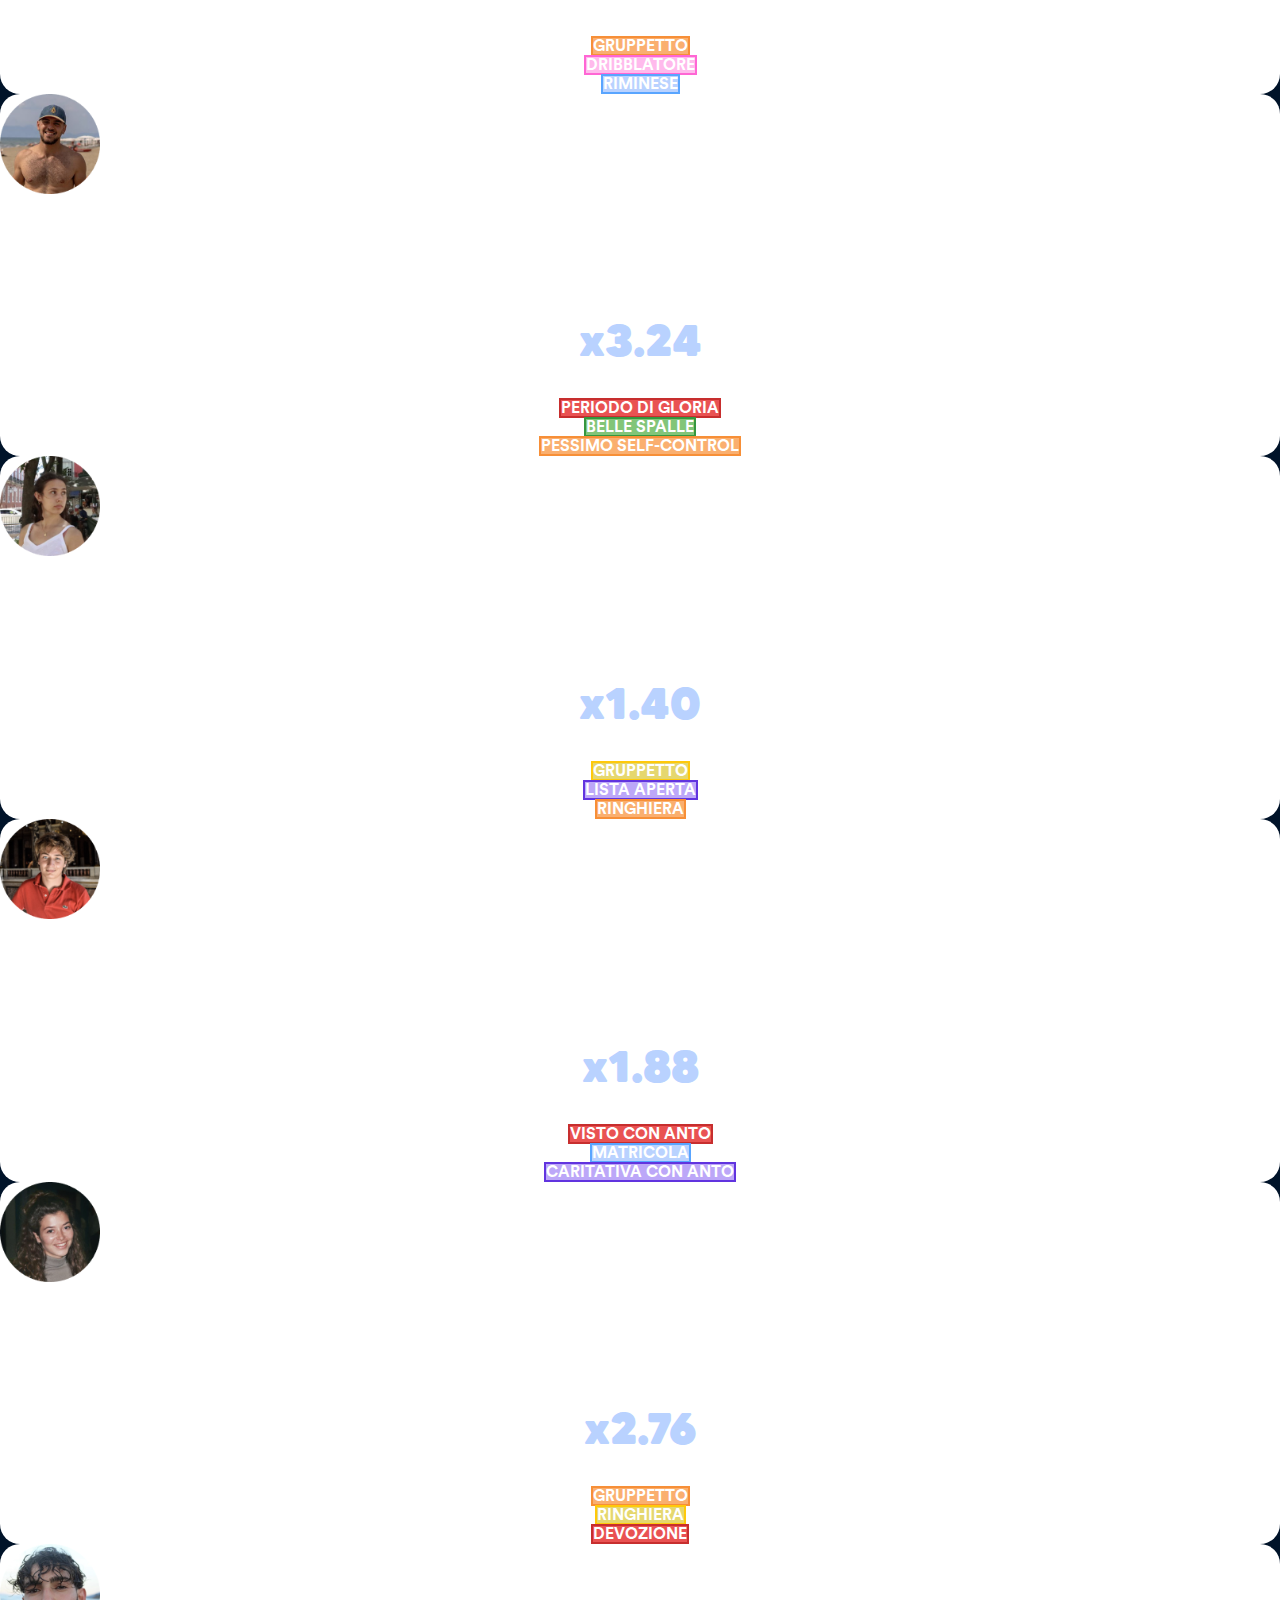
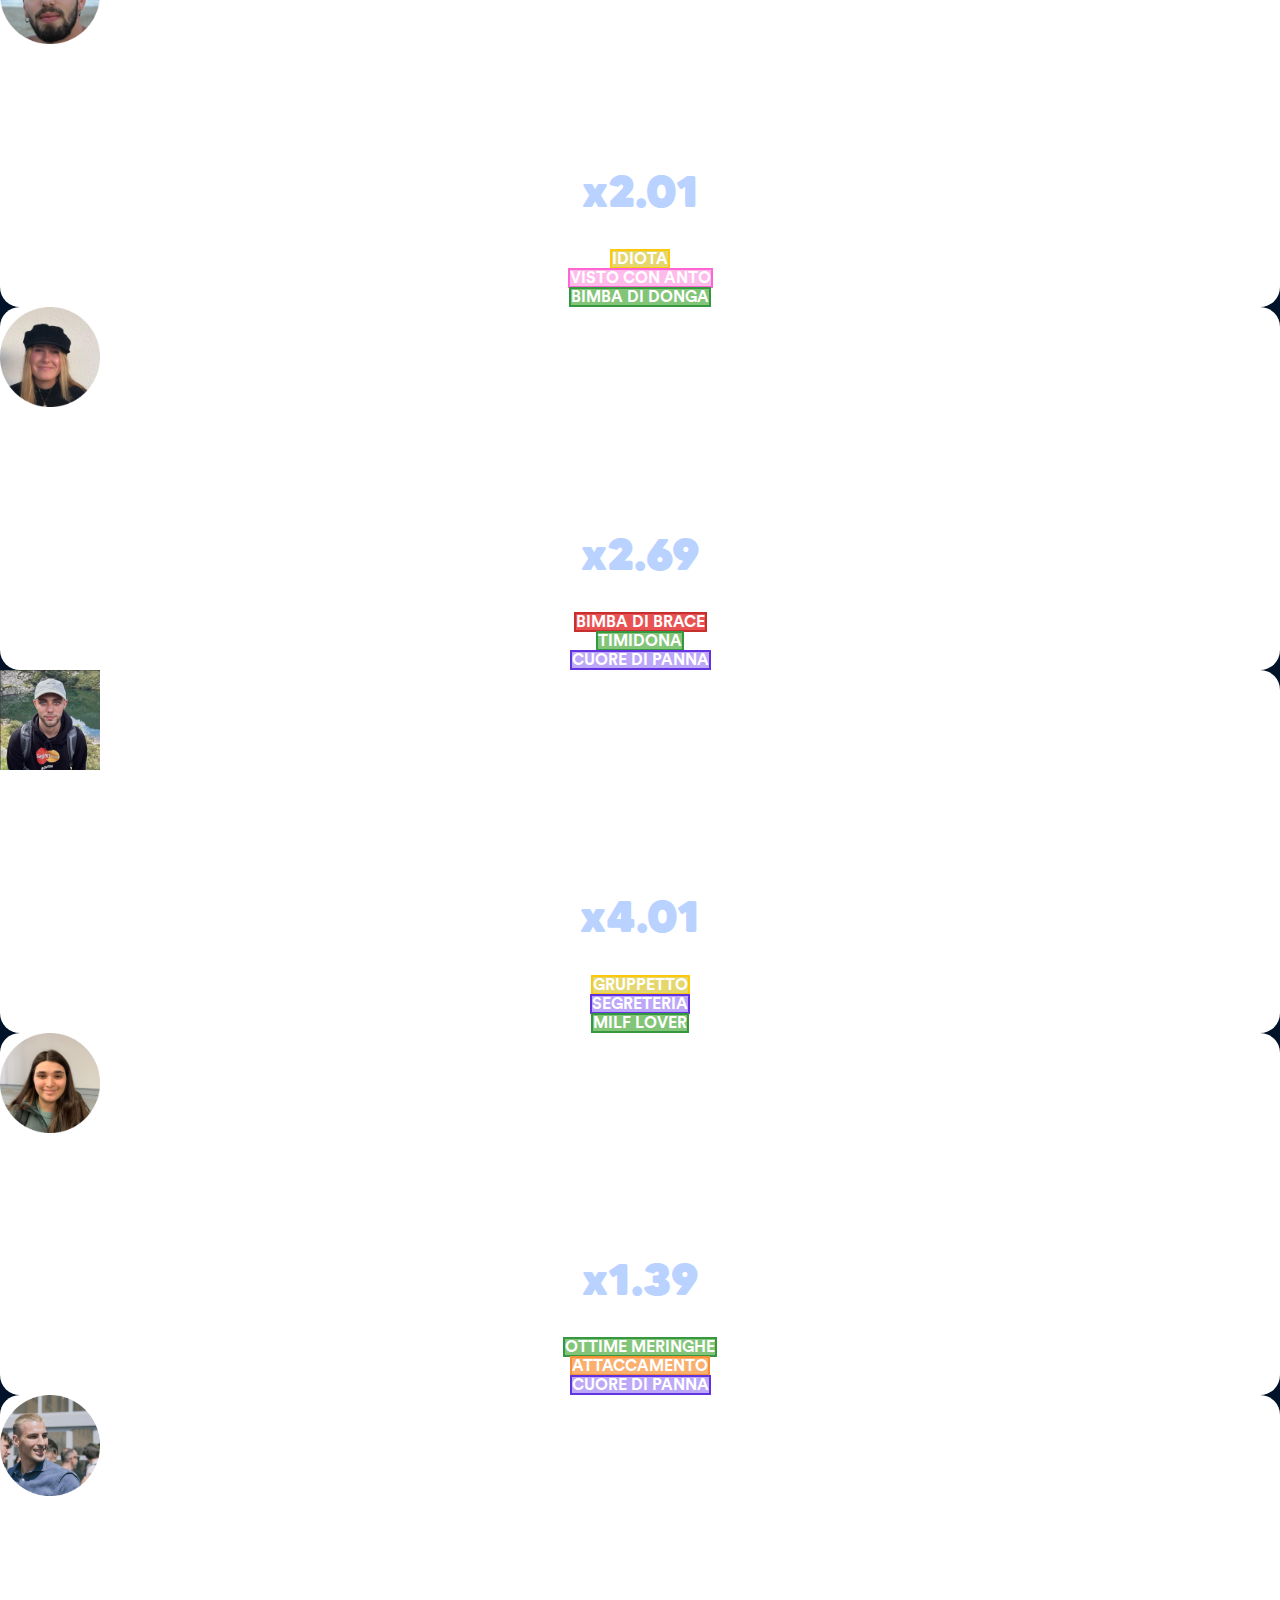
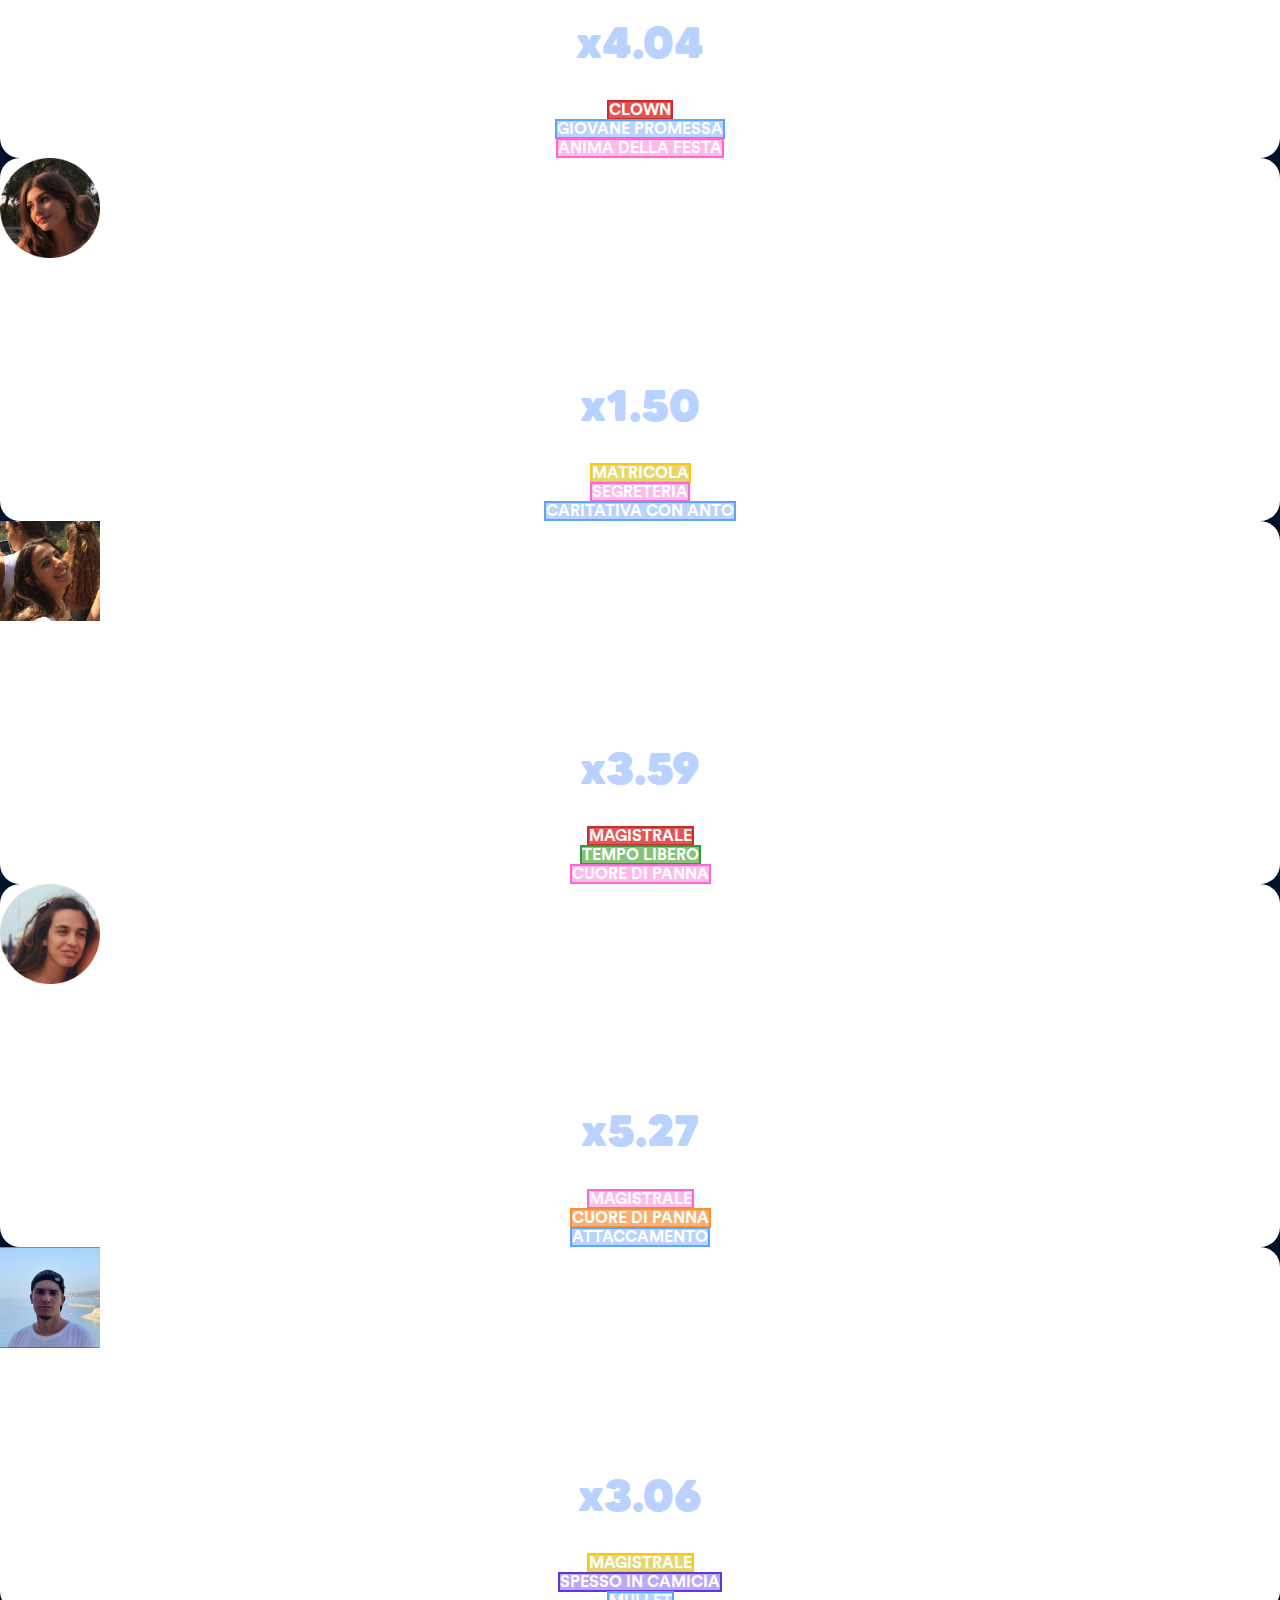
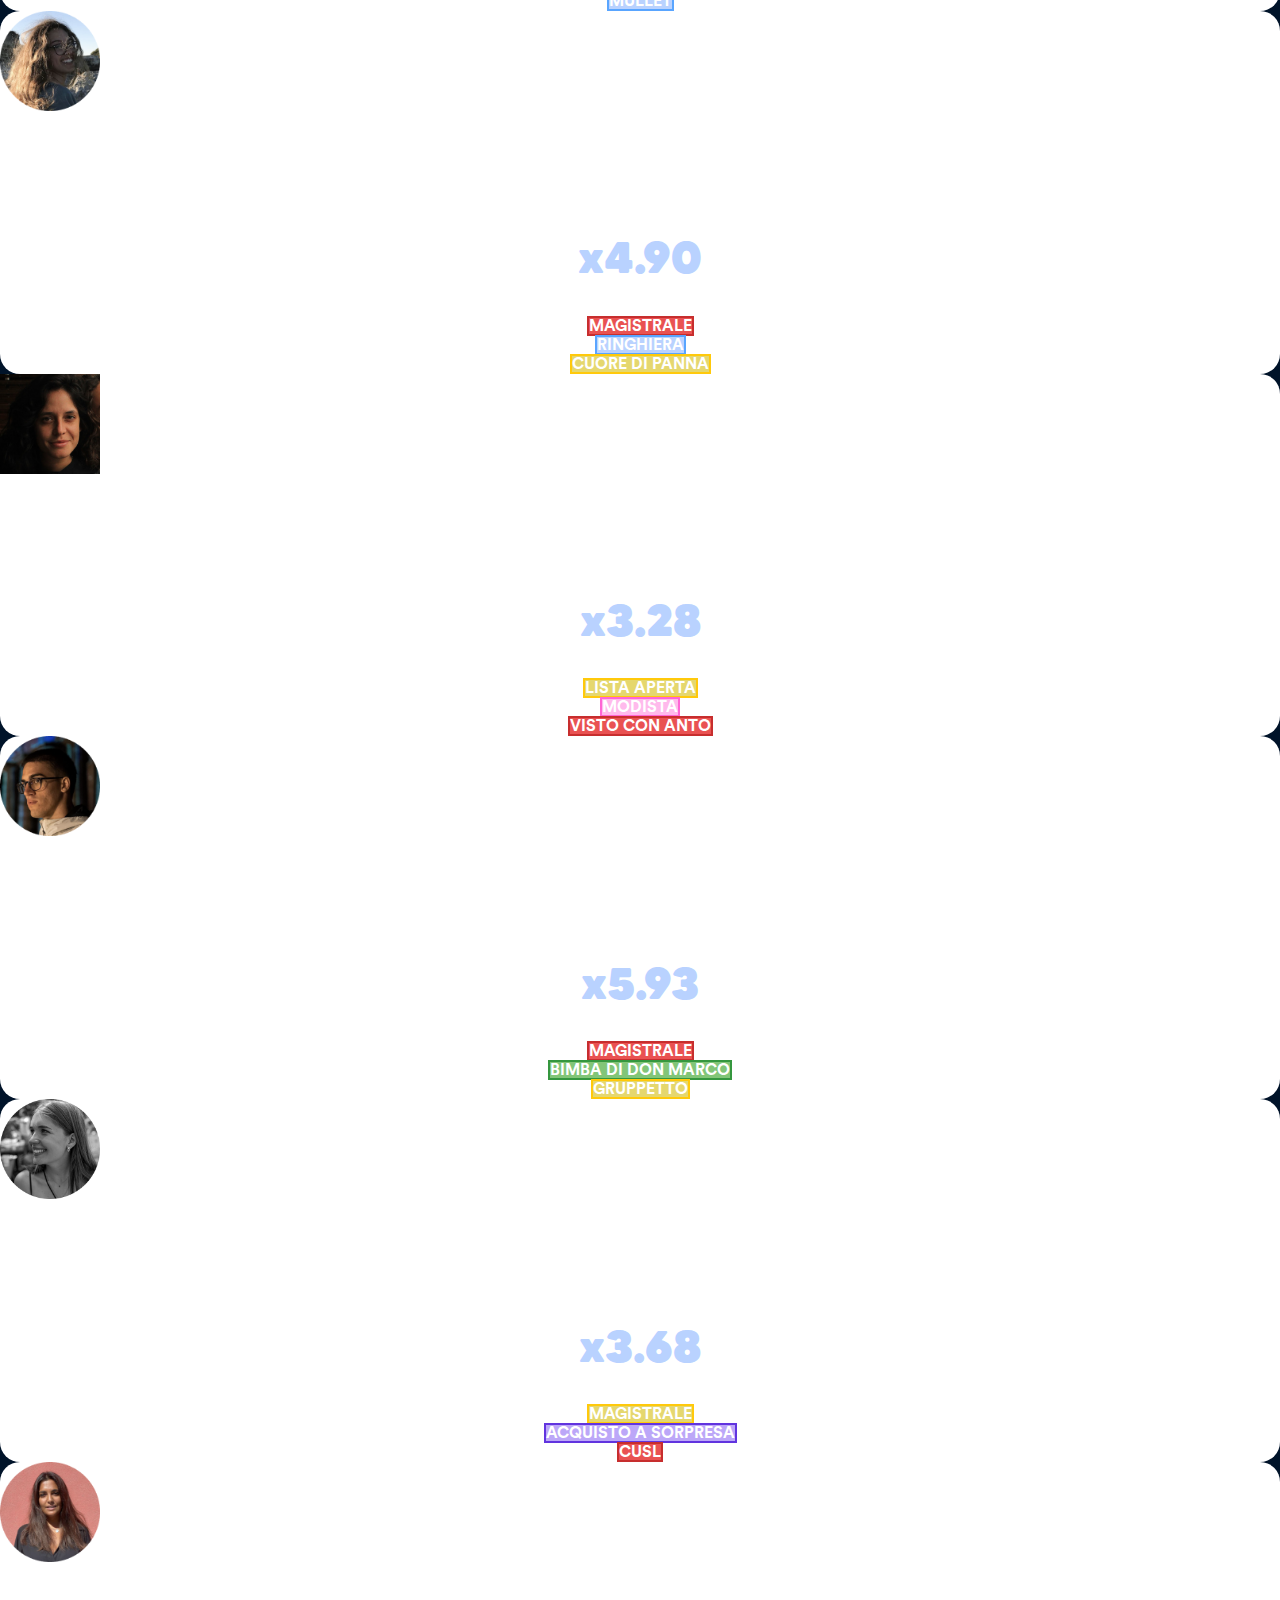
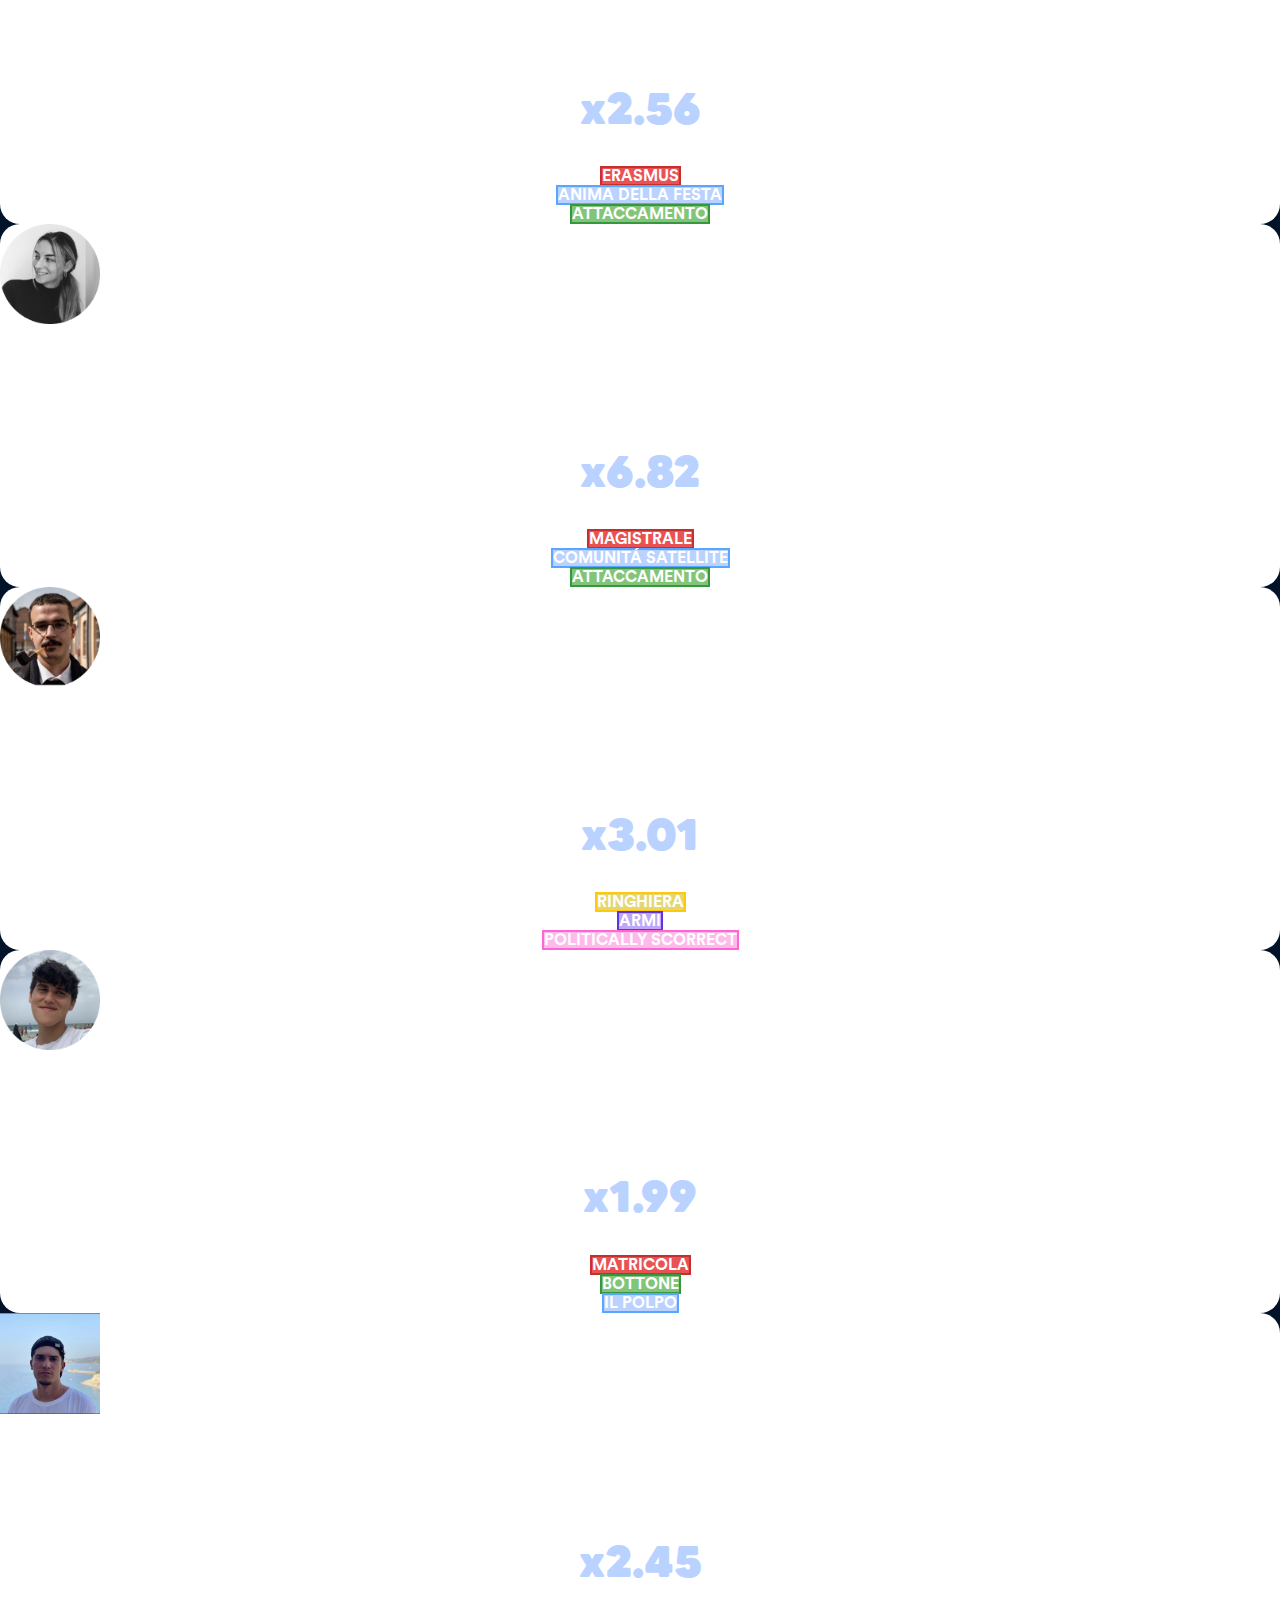
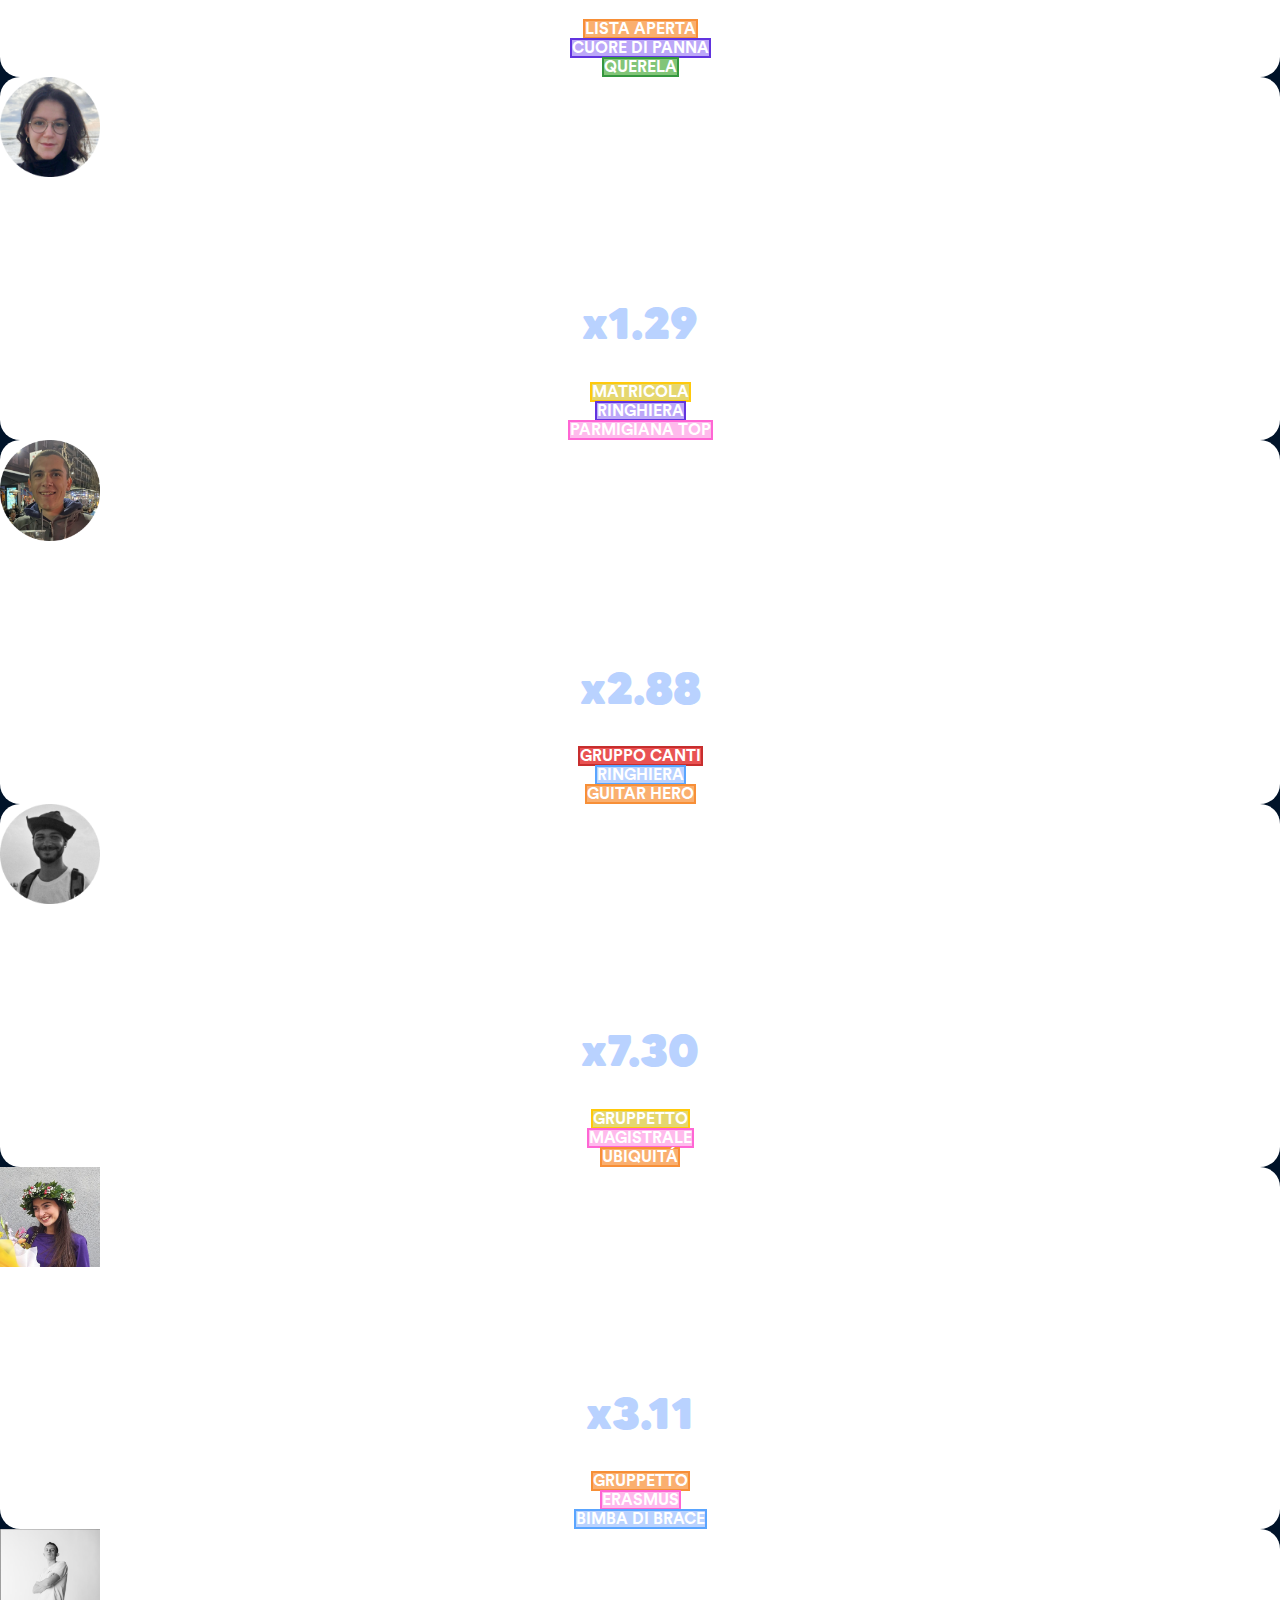
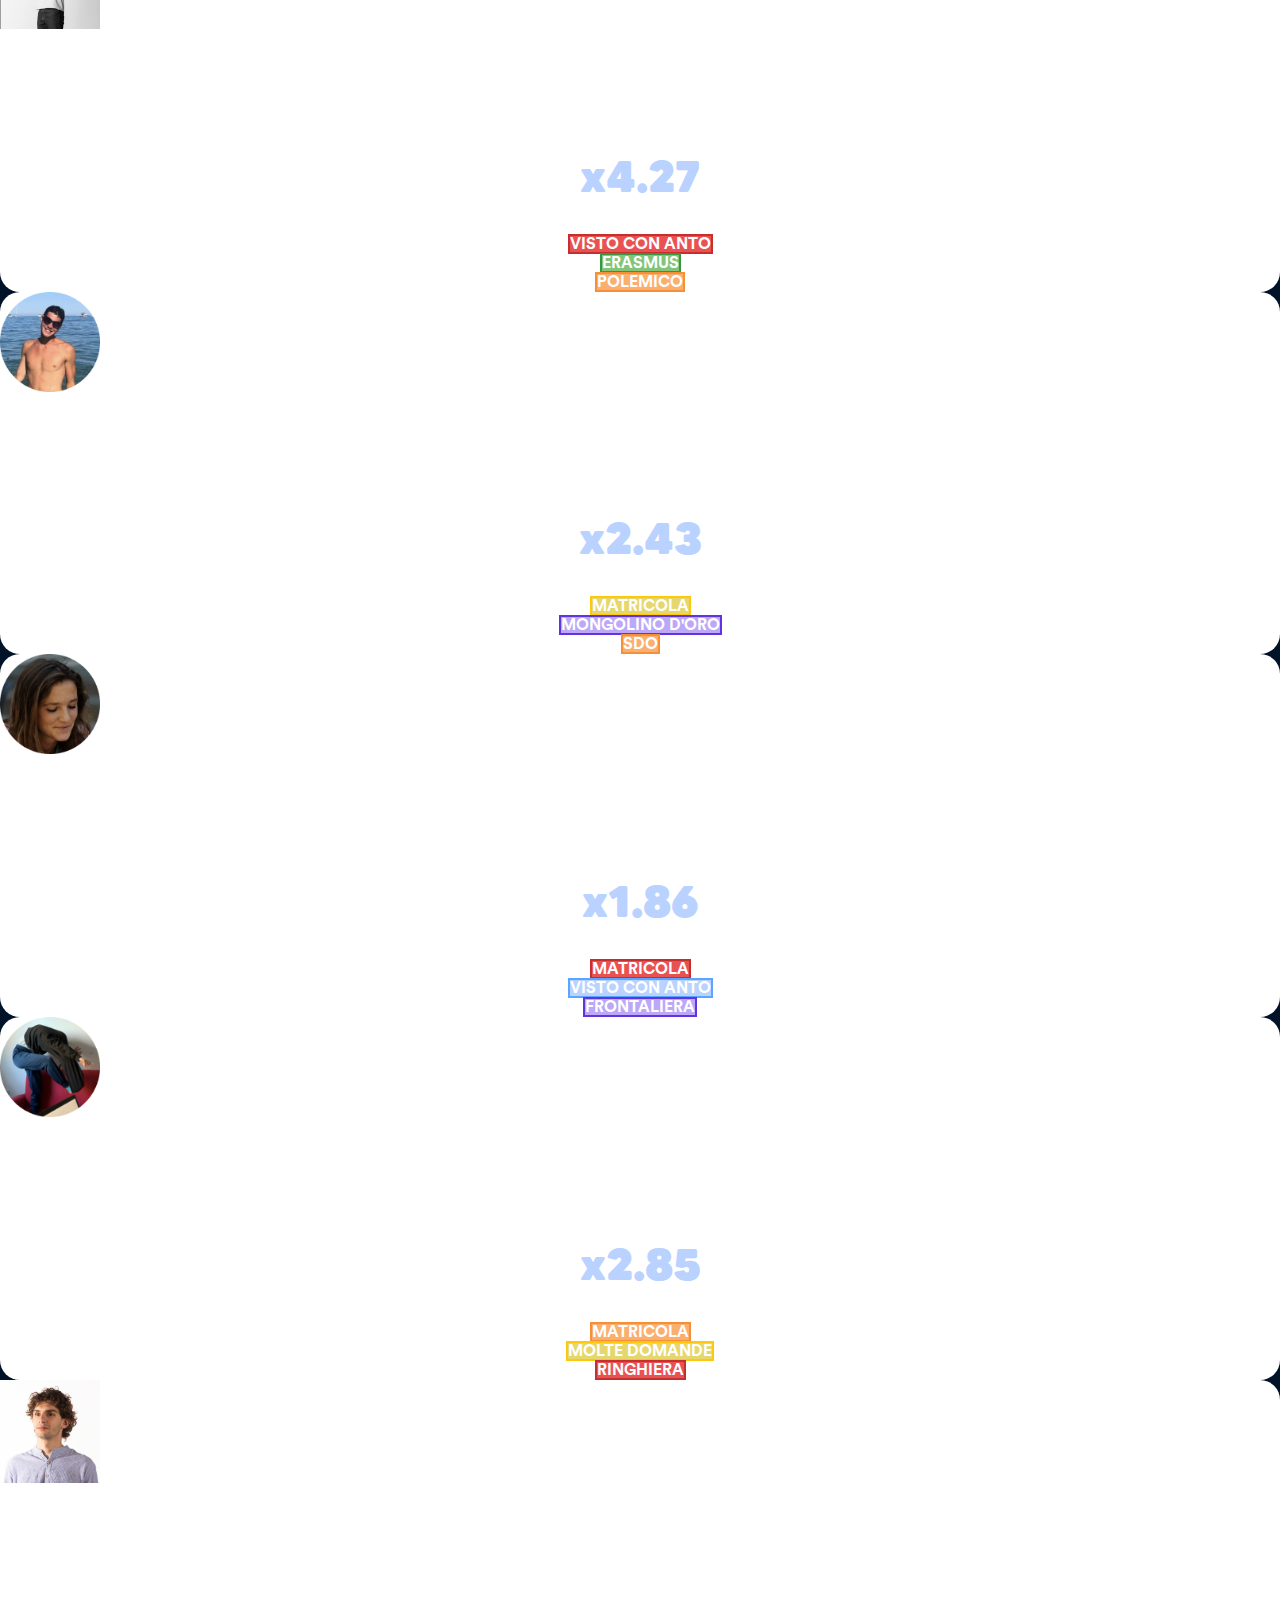
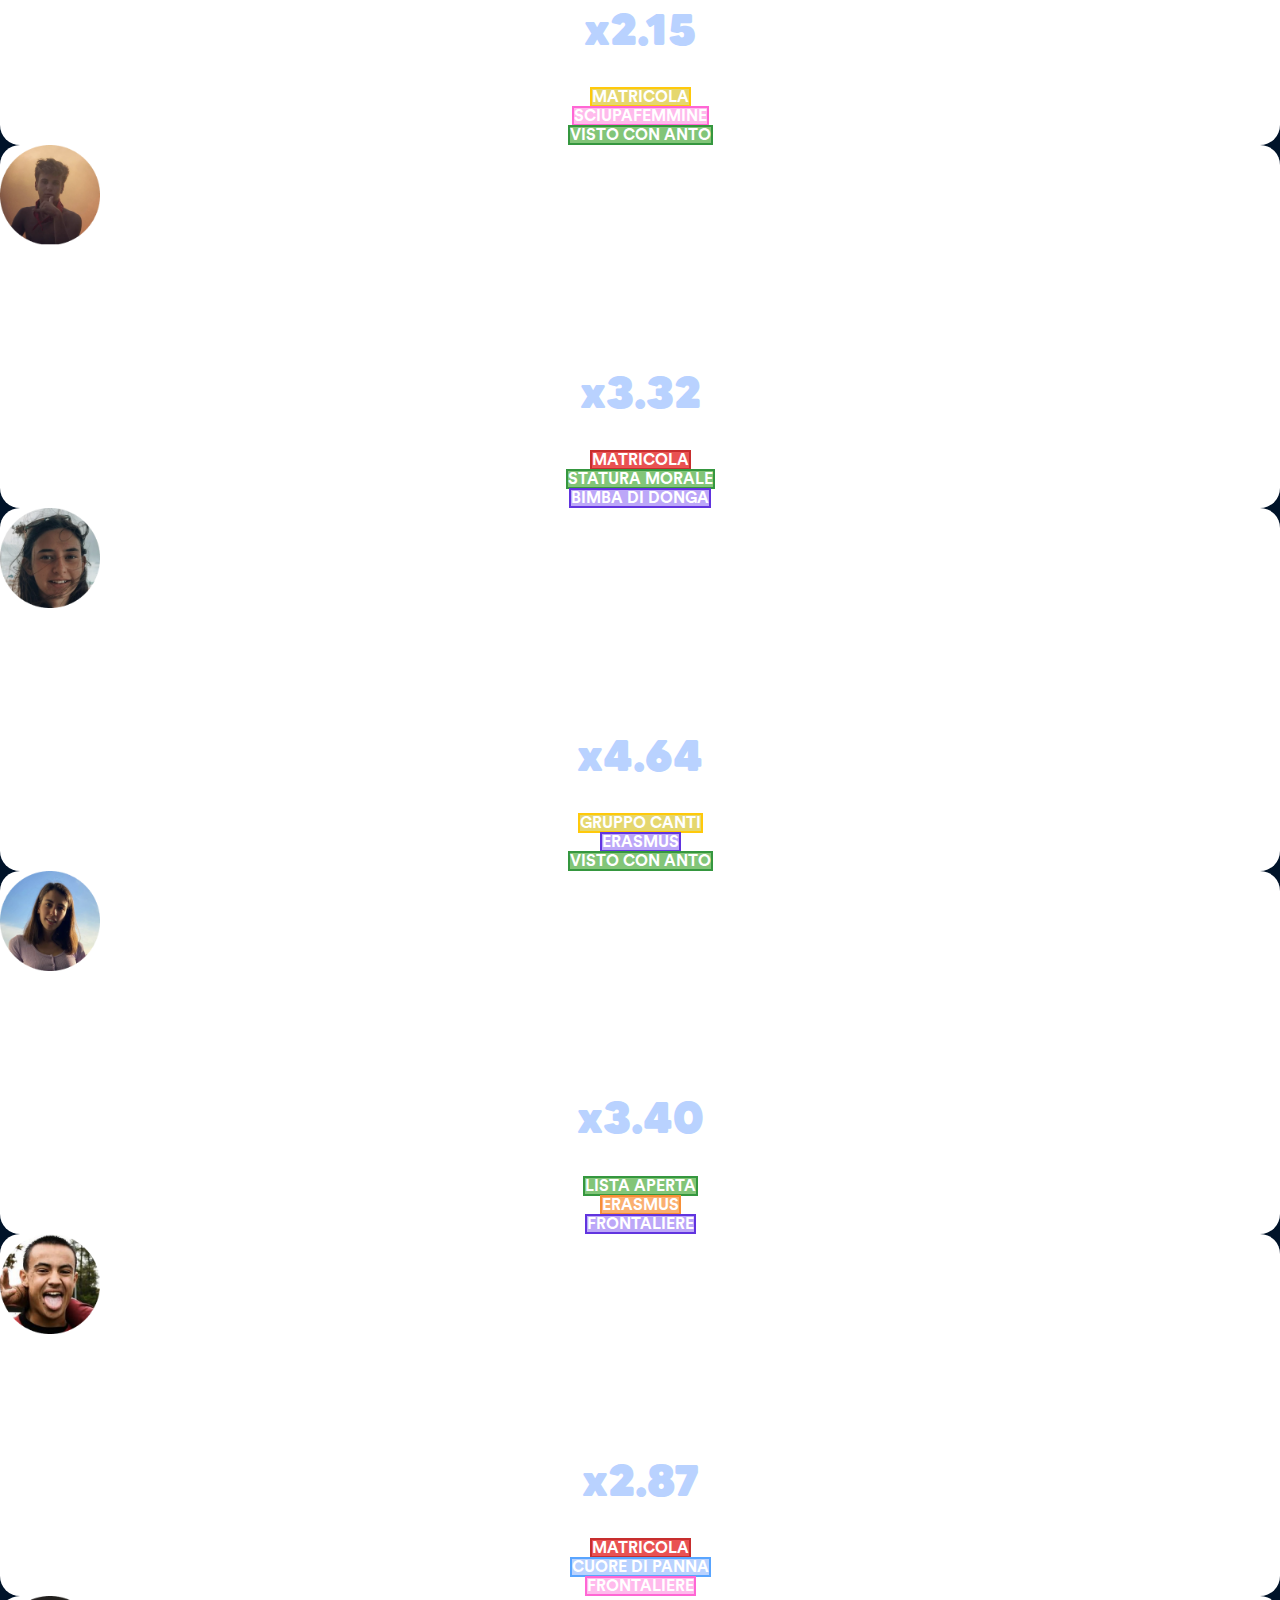
<file: fantaquote.html>
<!DOCTYPE html>
<html lang="en">

<head>
  <title> FantaCapo </title>
  <link rel="icon" type="image/svg" href="assets/icon.svg">

  <meta name="viewport" content="width=device-width, initial-scale=1">

  <link rel="stylesheet" type="text/css" href="style.css">
  <link href="https://cdn.jsdelivr.net/npm/bootstrap@5.1.3/dist/css/bootstrap.min.css" rel="stylesheet" integrity="sha384-1BmE4kWBq78iYhFldvKuhfTAU6auU8tT94WrHftjDbrCEXSU1oBoqyl2QvZ6jIW3" crossorigin="anonymous">
  <link rel="stylesheet" href="https://cdnjs.cloudflare.com/ajax/libs/font-awesome/4.7.0/css/font-awesome.min.css">

</head>

<body style="background-color: #001329; font-family: circularbold">


  <div class="topnav" id="myTopnav">

    <a href="home.html" class="logo">

      <div class="logotipo"> <img src="assets/logotype.svg"> </div>

    </a>
    <a href="fantavoto.html">
      <div class="punta"> PUNTA AL <b> FANTACAPO </b> </div>
    </a>
    <a href="countdown.html">COUNTDOWN</a>
    <a href="fantaquote.html" class="active">FANTAQUOTE</a>
    <a href="regolamento.html">REGOLAMENTO</a>
    <a href="home.html">HOMEPAGE</a>
    <a href="javascript:void(0);" class="icon" onclick="myFunction()">
      <i class="fa fa-bars"></i>
    </a>
  </div>


  <div class="container" style="margin-top: 100px">

    <div class="scrittecontainer p-3">
    <br>
      <h2 class="rgtitle"> FANTAQUOTE </h2>
      <p class="rgtext">

Chi sarà il prossimo il Capo?
Ecco qui tutte le Fantaquote della Bovisa stabilite per i
possibili candidat*. Si è arrivati a questi numeri dopo un attento
studio da parte del Team di FantaCapo, metchando i diversi Bonus e Malus,
i quali sono stati accuratamente presentati nella sezione del Regolamento!

</p>
   </div>


    <div class="scrittecontainer p-3">
      <br>
      <h2 class="rgtitle"> FANTAQUOTE </h2>
      <p class="rgtext">

        Chi sarà il prossimo il Capo?
        Ecco qui tutte le Fantaquote della Bovisa stabilite per i
        possibili candidat*. Si è arrivati a questi numeri dopo un attento
        studio da parte del Team di FantaCapo, metchando i diversi Bonus e Malus,
        i quali sono stati accuratamente presentati nella sezione del Regolamento!

      </p>
    </div>

    <div class="row p-3 row-cols-1 row-cols-md-2 row-cols-lg-3 row-cols-xl-4">

      <div class="p-3">
        <div class="card p-3" style="border-radius: 20px;">
          <div class="d-flex justify-content-center pt-3">
            <img src="assets/avatar/panna.png" style="width: 100px;" class="card-img-top">
          </div>
          <div class="card-body" style="text-align: center">

            <h3 class="m-0 nome"> Panna </h3>
            <p class="m-0 anno">3° ANNO</p>
            <h1 class="fantaquota">x2.12</h1>
            <span class="badge rounded-pill bg-tag1 mb-1">CUSL</span><br>
            <span class="badge rounded-pill bg-tag2 mb-1">UNGHIE INQUIETANTI</span><br>
            <span class="badge rounded-pill bg-tag3 mb-1">GRUPPO CANTI</span>
          </div>
        </div>
      </div>

      <div class="p-3">
        <div class="card p-3" style="border-radius: 20px;">
          <div class="d-flex justify-content-center pt-3">
            <img src="assets/avatar/chiaramazzeo.png" style="width: 100px;" class="card-img-top">
          </div>
          <div class="card-body" style="text-align: center">

            <h3 class="m-0 nome"> Chiara Mazzeo </h3>
            <p class="m-0 anno">2° ANNO</p>
            <h1 class="fantaquota">x1.31</h1>
            <span class="badge rounded-pill bg-tag7 mb-1">LISTA APERTA</span> <br>
            <span class="badge rounded-pill bg-tag6 mb-1">BIMBA DI BRACE</span><br>
            <span class="badge rounded-pill bg-tag5 mb-1">VISTO CON ANTO</span>
          </div>
        </div>
      </div>

      <div class="p-3">
        <div class="card p-3" style="border-radius: 20px;">
          <div class="d-flex justify-content-center pt-3">
            <img src="assets/avatar/fralucini.png" style="width: 100px;" class="card-img-top">
          </div>
          <div class="card-body" style="text-align: center">

            <h3 class="m-0 nome"> DonFra </h3>
            <p class="m-0 anno">1° ANNO</p>
            <h1 class="fantaquota">x1.18</h1>
            <span class="badge rounded-pill bg-tag1 mb-1">INTERVENTISTA</span><br>
            <span class="badge rounded-pill bg-tag3 mb-1">GRUPPO CANTI</span><br>
            <span class="badge rounded-pill bg-tag2 mb-1">BIMBA DI DON MARCO</span>
          </div>
        </div>
      </div>

      <div class="p-3">
        <div class="card p-3" style="border-radius: 20px;">
          <div class="d-flex justify-content-center pt-3">
            <img src="assets/avatar/cecipizza.png" style="width: 100px;" class="card-img-top">
          </div>
          <div class="card-body" style="text-align: center">

            <h3 class="m-0 nome"> CeciPizza </h3>
            <p class="m-0 anno">2° ANNO</p>
            <h1 class="fantaquota">x1.13</h1>
            <span class="badge rounded-pill bg-tag4 mb-1">SEGRETERIA</span><br>
            <span class="badge rounded-pill bg-tag5 mb-1">GRUPPO CANTI</span><br>
            <span class="badge rounded-pill bg-tag3 mb-1">#NOTEMPOLIBERO</span>
          </div>
        </div>
      </div>

      <div class="p-3">
        <div class="card p-3" style="border-radius: 20px;">
          <div class="d-flex justify-content-center pt-3">
            <img src="assets/avatar/dondi.png" style="width: 100px;" class="card-img-top">
          </div>
          <div class="card-body" style="text-align: center">

            <h3 class="m-0 nome"> Mike Dondi </h3>
            <p class="m-0 anno">2° ANNO</p>
            <h1 class="fantaquota">x1.04</h1>
            <span class="badge rounded-pill bg-tag7 mb-1">GRUPPETTO</span><br>
            <span class="badge rounded-pill bg-tag5 mb-1">VISTO CON ANTO</span><br>
            <span class="badge rounded-pill bg-tag6 mb-1">MORALIZER</span>
          </div>
        </div>
      </div>

      <div class="p-3">
        <div class="card p-3" style="border-radius: 20px;">
          <div class="d-flex justify-content-center pt-3">
            <img src="assets/avatar/betta.png" style="width: 100px;" class="card-img-top">
          </div>
          <div class="card-body" style="text-align: center">

            <h3 class="m-0 nome"> Betta </h3>
            <p class="m-0 anno">3° ANNO</p>
            <h1 class="fantaquota">x2.33</h1>
            <span class="badge rounded-pill bg-tag1 mb-1">MAGLIERIA</span><br>
            <span class="badge rounded-pill bg-tag2 mb-1">MOROSA DI UN CAPO</span><br>
            <span class="badge rounded-pill bg-tag4 mb-1">SDO</span>
          </div>
        </div>
      </div>

      <div class="p-3">
        <div class="card p-3" style="border-radius: 20px;">
          <div class="d-flex justify-content-center pt-3">
            <img src="assets/avatar/bob.png" style="width: 100px;" class="card-img-top">
          </div>
          <div class="card-body" style="text-align: center">

            <h3 class="m-0 nome"> Bob </h3>
            <p class="m-0 anno">1° ANNO</p>
            <h1 class="fantaquota">x1.48</h1>
            <span class="badge rounded-pill bg-tag7 mb-1">MATRICOLA</span><br>
            <span class="badge rounded-pill bg-tag6 mb-1">VISTO CON ANTO</span><br>
            <span class="badge rounded-pill bg-tag4 mb-1">RINGHIERA</span>
          </div>
        </div>
      </div>

      <div class="p-3">
        <div class="card p-3" style="border-radius: 20px;">
          <div class="d-flex justify-content-center pt-3">
            <img src="assets/avatar/eddi.png" style="width: 100px;" class="card-img-top">
          </div>
          <div class="card-body" style="text-align: center">

            <h3 class="m-0 nome"> Eddie </h3>
            <p class="m-0 anno">5° ANNO</p>
            <h1 class="fantaquota">x4.20</h1>
            <span class="badge rounded-pill bg-tag4 mb-1">GRUPPETTO</span><br>
            <span class="badge rounded-pill bg-tag6 mb-1">DRIBBLATORE</span><br>
            <span class="badge rounded-pill bg-tag2 mb-1">RIMINESE</span>
          </div>
        </div>
      </div>

      <div class="p-3">
        <div class="card p-3" style="border-radius: 20px;">
          <div class="d-flex justify-content-center pt-3">
            <img src="assets/avatar/tax.png" style="width: 100px;" class="card-img-top">
          </div>
          <div class="card-body" style="text-align: center">

            <h3 class="m-0 nome"> Tax </h3>
            <p class="m-0 anno">3° ANNO</p>
            <h1 class="fantaquota">x3.24</h1>
            <span class="badge rounded-pill bg-tag1 mb-1">PERIODO DI GLORIA</span><br>
            <span class="badge rounded-pill bg-tag3 mb-1">BELLE SPALLE</span><br>
            <span class="badge rounded-pill bg-tag4 mb-1">PESSIMO SELF-CONTROL</span>
          </div>
        </div>
      </div>

      <div class="p-3">
        <div class="card p-3" style="border-radius: 20px;">
          <div class="d-flex justify-content-center pt-3">
            <img src="assets/avatar/madda.png" style="width: 100px;" class="card-img-top">
          </div>
          <div class="card-body" style="text-align: center">

            <h3 class="m-0 nome"> Madda </h3>
            <p class="m-0 anno">2° ANNO</p>
            <h1 class="fantaquota">x1.40</h1>
            <span class="badge rounded-pill bg-tag7 mb-1">GRUPPETTO</span><br>
            <span class="badge rounded-pill bg-tag5 mb-1">LISTA APERTA</span><br>
            <span class="badge rounded-pill bg-tag4 mb-1">RINGHIERA</span>
          </div>
        </div>
      </div>

      <div class="p-3">
        <div class="card p-3" style="border-radius: 20px;">
          <div class="d-flex justify-content-center pt-3">
            <img src="assets/avatar/benso.png" style="width: 100px;" class="card-img-top">
          </div>
          <div class="card-body" style="text-align: center">

            <h3 class="m-0 nome"> Benso Carmo </h3>
            <p class="m-0 anno">1° ANNO</p>
            <h1 class="fantaquota">x1.88</h1>
            <span class="badge rounded-pill bg-tag1 mb-1">VISTO CON ANTO</span><br>
            <span class="badge rounded-pill bg-tag2 mb-1">MATRICOLA</span><br>
            <span class="badge rounded-pill bg-tag5 mb-1">CARITATIVA CON ANTO</span>
          </div>
        </div>
      </div>

      <div class="p-3">
        <div class="card p-3" style="border-radius: 20px;">
          <div class="d-flex justify-content-center pt-3">
            <img src="assets/avatar/maddi.png" style="width: 100px;" class="card-img-top">
          </div>
          <div class="card-body" style="text-align: center">

            <h3 class="m-0 nome"> Maddi </h3>
            <p class="m-0 anno">4° ANNO</p>
            <h1 class="fantaquota">x2.76</h1>
            <span class="badge rounded-pill bg-tag4 mb-1">GRUPPETTO</span><br>
            <span class="badge rounded-pill bg-tag7 mb-1">RINGHIERA</span><br>
            <span class="badge rounded-pill bg-tag1 mb-1">DEVOZIONE</span>
          </div>
        </div>
      </div>

      <div class="p-3">
        <div class="card p-3" style="border-radius: 20px;">
          <div class="d-flex justify-content-center pt-3">
            <img src="assets/avatar/filomari.png" style="width: 100px;" class="card-img-top">
          </div>
          <div class="card-body" style="text-align: center">

            <h3 class="m-0 nome"> Filo Mari </h3>
            <p class="m-0 anno">1° ANNO</p>
            <h1 class="fantaquota">x2.01</h1>
            <span class="badge rounded-pill bg-tag7 mb-1">IDIOTA</span><br>
            <span class="badge rounded-pill bg-tag6 mb-1">VISTO CON ANTO</span><br>
            <span class="badge rounded-pill bg-tag3 mb-1">BIMBA DI DONGA</span>
          </div>
        </div>
      </div>

      <div class="p-3">
        <div class="card p-3" style="border-radius: 20px;">
          <div class="d-flex justify-content-center pt-3">
            <img src="assets/avatar/chiaracolo.png" style="width: 100px;" class="card-img-top">
          </div>
          <div class="card-body" style="text-align: center">

            <h3 class="m-0 nome"> Chiara Colo </h3>
            <p class="m-0 anno">1° ANNO</p>
            <h1 class="fantaquota">x2.69</h1>
            <span class="badge rounded-pill bg-tag1 mb-1">BIMBA DI BRACE</span><br>
            <span class="badge rounded-pill bg-tag3 mb-1">TIMIDONA</span><br>
            <span class="badge rounded-pill bg-tag5 mb-1">CUORE DI PANNA</span>
          </div>
        </div>
      </div>

      <div class="p-3">
        <div class="card p-3" style="border-radius: 20px;">
          <div class="d-flex justify-content-center pt-3">
            <img src="assets/avatar/giocle.png" style="width: 100px;" class="card-img-top">
          </div>
          <div class="card-body" style="text-align: center">

            <h3 class="m-0 nome"> GioCle </h3>
            <p class="m-0 anno">3° ANNO</p>
            <h1 class="fantaquota">x4.01</h1>
            <span class="badge rounded-pill bg-tag7 mb-1">GRUPPETTO</span><br>
            <span class="badge rounded-pill bg-tag5 mb-1">SEGRETERIA</span><br>
            <span class="badge rounded-pill bg-tag3 mb-1">MILF LOVER</span>
          </div>
        </div>
      </div>

      <div class="p-3">
        <div class="card p-3" style="border-radius: 20px;">
          <div class="d-flex justify-content-center pt-3">
            <img src="assets/avatar/meringa.png" style="width: 100px;" class="card-img-top">
          </div>
          <div class="card-body" style="text-align: center">

            <h3 class="m-0 nome"> Marta Meringa </h3>
            <p class="m-0 anno">3° ANNO</p>
            <h1 class="fantaquota">x1.39</h1>
            <span class="badge rounded-pill bg-tag3 mb-1">OTTIME MERINGHE</span><br>
            <span class="badge rounded-pill bg-tag4 mb-1">ATTACCAMENTO</span><br>
            <span class="badge rounded-pill bg-tag5 mb-1">CUORE DI PANNA</span>
          </div>
        </div>
      </div>

      <div class="p-3">
        <div class="card p-3" style="border-radius: 20px;">
          <div class="d-flex justify-content-center pt-3">
            <img src="assets/avatar/pibo.png" style="width: 100px;" class="card-img-top">
          </div>
          <div class="card-body" style="text-align: center">

            <h3 class="m-0 nome"> Pibo </h3>
            <p class="m-0 anno">2° ANNO</p>
            <h1 class="fantaquota">x4.04</h1>
            <span class="badge rounded-pill bg-tag1 mb-1">CLOWN</span><br>
            <span class="badge rounded-pill bg-tag2 mb-1">GIOVANE PROMESSA</span><br>
            <span class="badge rounded-pill bg-tag6 mb-1">ANIMA DELLA FESTA</span>
          </div>
        </div>
      </div>

      <div class="p-3">
        <div class="card p-3" style="border-radius: 20px;">
          <div class="d-flex justify-content-center pt-3">
            <img src="assets/avatar/claudia.png" style="width: 100px;" class="card-img-top">
          </div>
          <div class="card-body" style="text-align: center">

            <h3 class="m-0 nome"> Clo Cipo </h3>
            <p class="m-0 anno">1° ANNO</p>
            <h1 class="fantaquota">x1.50</h1>
            <span class="badge rounded-pill bg-tag7 mb-1">MATRICOLA</span><br>
            <span class="badge rounded-pill bg-tag6 mb-1">SEGRETERIA</span><br>
            <span class="badge rounded-pill bg-tag2 mb-1">CARITATIVA CON ANTO</span>
          </div>
        </div>
      </div>

      <div class="p-3">
        <div class="card p-3" style="border-radius: 20px;">
          <div class="d-flex justify-content-center pt-3">
            <img src="assets/avatar/annag.png" style="width: 100px;" class="card-img-top">
          </div>
          <div class="card-body" style="text-align: center">

            <h3 class="m-0 nome"> AnnaG </h3>
            <p class="m-0 anno">3° ANNO</p>
            <h1 class="fantaquota">x3.59</h1>
            <span class="badge rounded-pill bg-tag1 mb-1">MAGISTRALE</span><br>
            <span class="badge rounded-pill bg-tag3 mb-1">TEMPO LIBERO</span><br>
            <span class="badge rounded-pill bg-tag6 mb-1">CUORE DI PANNA</span>
          </div>
        </div>
      </div>

      <div class="p-3">
        <div class="card p-3" style="border-radius: 20px;">
          <div class="d-flex justify-content-center pt-3">
            <img src="assets/avatar/betti.png" style="width: 100px;" class="card-img-top">
          </div>
          <div class="card-body" style="text-align: center">

            <h3 class="m-0 nome"> Betty </h3>
            <p class="m-0 anno">4° ANNO</p>
            <h1 class="fantaquota">x5.27</h1>
            <span class="badge rounded-pill bg-tag6 mb-1">MAGISTRALE</span><br>
            <span class="badge rounded-pill bg-tag4 mb-1">CUORE DI PANNA</span><br>
            <span class="badge rounded-pill bg-tag2 mb-1">ATTACCAMENTO</span>
          </div>
        </div>
      </div>


      <div class="p-3">
        <div class="card p-3" style="border-radius: 20px;">
          <div class="d-flex justify-content-center pt-3">
            <img src="assets/avatar/dazzo.png" style="width: 100px;" class="card-img-top">
          </div>
          <div class="card-body" style="text-align: center">

            <h3 class="m-0 nome"> Dazzo </h3>
            <p class="m-0 anno">4° ANNO</p>
            <h1 class="fantaquota">x3.06</h1>
            <span class="badge rounded-pill bg-tag7 mb-1">MAGISTRALE</span><br>
            <span class="badge rounded-pill bg-tag5 mb-1">SPESSO IN CAMICIA</span><br>
            <span class="badge rounded-pill bg-tag2 mb-1">MULLET</span>
          </div>
        </div>
      </div>

      <div class="p-3">
        <div class="card p-3" style="border-radius: 20px;">
          <div class="d-flex justify-content-center pt-3">
            <img src="assets/avatar/marianardi.png" style="width: 100px;" class="card-img-top">
          </div>
          <div class="card-body" style="text-align: center">

            <h3 class="m-0 nome"> Meri </h3>
            <p class="m-0 anno">4° ANNO</p>
            <h1 class="fantaquota">x4.90</h1>
            <span class="badge rounded-pill bg-tag1 mb-1">MAGISTRALE</span><br>
            <span class="badge rounded-pill bg-tag2 mb-1">RINGHIERA</span><br>
            <span class="badge rounded-pill bg-tag7 mb-1">CUORE DI PANNA</span>
          </div>
        </div>
      </div>

      <div class="p-3">
        <div class="card p-3" style="border-radius: 20px;">
          <div class="d-flex justify-content-center pt-3">
            <img src="assets/avatar/categrillo.png" style="width: 100px;" class="card-img-top">
          </div>
          <div class="card-body" style="text-align: center">

            <h3 class="m-0 nome"> CateG </h3>
            <p class="m-0 anno">4° ANNO</p>
            <h1 class="fantaquota">x3.28</h1>
            <span class="badge rounded-pill bg-tag7 mb-1">LISTA APERTA</span><br>
            <span class="badge rounded-pill bg-tag6 mb-1">MODISTA</span><br>
            <span class="badge rounded-pill bg-tag1 mb-1">VISTO CON ANTO</span>
          </div>
        </div>
      </div>

      <div class="p-3">
        <div class="card p-3" style="border-radius: 20px;">
          <div class="d-flex justify-content-center pt-3">
            <img src="assets/avatar/sto.png" style="width: 100px;" class="card-img-top">
          </div>
          <div class="card-body" style="text-align: center">

            <h3 class="m-0 nome"> Stou </h3>
            <p class="m-0 anno">5° ANNO</p>
            <h1 class="fantaquota">x5.93</h1>
            <span class="badge rounded-pill bg-tag1 mb-1">MAGISTRALE</span><br>
            <span class="badge rounded-pill bg-tag3 mb-1">BIMBA DI DON MARCO</span><br>
            <span class="badge rounded-pill bg-tag7 mb-1">GRUPPETTO</span>
          </div>
        </div>
      </div>

      <div class="p-3">
        <div class="card p-3" style="border-radius: 20px;">
          <div class="d-flex justify-content-center pt-3">
            <img src="assets/avatar/andremolteni.png" style="width: 100px;" class="card-img-top">
          </div>
          <div class="card-body" style="text-align: center">

            <h3 class="m-0 nome"> Andre </h3>
            <p class="m-0 anno">4° ANNO</p>
            <h1 class="fantaquota">x3.68</h1>
            <span class="badge rounded-pill bg-tag7 mb-1">MAGISTRALE</span><br>
            <span class="badge rounded-pill bg-tag5 mb-1">ACQUISTO A SORPRESA</span><br>
            <span class="badge rounded-pill bg-tag1 mb-1">CUSL</span>
          </div>
        </div>
      </div>

      <div class="p-3">
        <div class="card p-3" style="border-radius: 20px;">
          <div class="d-flex justify-content-center pt-3">
            <img src="assets/avatar/valepara.png" style="width: 100px;" class="card-img-top">
          </div>
          <div class="card-body" style="text-align: center">

            <h3 class="m-0 nome"> ValePara </h3>
            <p class="m-0 anno">3° ANNO</p>
            <h1 class="fantaquota">x2.56</h1>
            <span class="badge rounded-pill bg-tag1 mb-1">ERASMUS</span><br>
            <span class="badge rounded-pill bg-tag2 mb-1">ANIMA DELLA FESTA</span><br>
            <span class="badge rounded-pill bg-tag3 mb-1">ATTACCAMENTO</span>
          </div>
        </div>
      </div>

      <div class="p-3">
        <div class="card p-3" style="border-radius: 20px;">
          <div class="d-flex justify-content-center pt-3">
            <img src="assets/avatar/alib.png" style="width: 100px;" class="card-img-top">
          </div>
          <div class="card-body" style="text-align: center">

            <h3 class="m-0 nome"> AliBocchio </h3>
            <p class="m-0 anno">5° ANNO</p>
            <h1 class="fantaquota">x6.82</h1>
            <span class="badge rounded-pill bg-tag1 mb-1">MAGISTRALE</span><br>
            <span class="badge rounded-pill bg-tag2 mb-1">COMUNITÁ SATELLITE</span><br>
            <span class="badge rounded-pill bg-tag3 mb-1">ATTACCAMENTO</span>
          </div>
        </div>
      </div>

      <div class="p-3">
        <div class="card p-3" style="border-radius: 20px;">
          <div class="d-flex justify-content-center pt-3">
            <img src="assets/avatar/giogiu.png" style="width: 100px;" class="card-img-top">
          </div>
          <div class="card-body" style="text-align: center">

            <h3 class="m-0 nome"> Johnny </h3>
            <p class="m-0 anno">3° ANNO</p>
            <h1 class="fantaquota">x3.01</h1>
            <span class="badge rounded-pill bg-tag7 mb-1">RINGHIERA</span><br>
            <span class="badge rounded-pill bg-tag5 mb-1">ARMI</span><br>
            <span class="badge rounded-pill bg-tag6 mb-1">POLITICALLY SCORRECT</span>
          </div>
        </div>
      </div>

      <div class="p-3">
        <div class="card p-3" style="border-radius: 20px;">
          <div class="d-flex justify-content-center pt-3">
            <img src="assets/avatar/paul.png" style="width: 100px;" class="card-img-top">
          </div>
          <div class="card-body" style="text-align: center">

            <h3 class="m-0 nome"> Paul </h3>
            <p class="m-0 anno">1° ANNO</p>
            <h1 class="fantaquota">x1.99</h1>
            <span class="badge rounded-pill bg-tag1 mb-1">MATRICOLA</span><br>
            <span class="badge rounded-pill bg-tag3 mb-1">BOTTONE</span><br>
            <span class="badge rounded-pill bg-tag2 mb-1">IL POLPO</span>
          </div>
        </div>
      </div>

      <div class="p-3">
        <div class="card p-3" style="border-radius: 20px;">
          <div class="d-flex justify-content-center pt-3">
            <img src="assets/avatar/dazzo.png" style="width: 100px;" class="card-img-top">
          </div>
          <div class="card-body" style="text-align: center">

            <h3 class="m-0 nome"> Meri Chiere </h3>
            <p class="m-0 anno">3° ANNO</p>
            <h1 class="fantaquota">x2.45</h1>
            <span class="badge rounded-pill bg-tag4 mb-1">LISTA APERTA</span><br>
            <span class="badge rounded-pill bg-tag5 mb-1">CUORE DI PANNA</span><br>
            <span class="badge rounded-pill bg-tag3 mb-1">QUERELA</span>
          </div>
        </div>
      </div>

      <div class="p-3">
        <div class="card p-3" style="border-radius: 20px;">
          <div class="d-flex justify-content-center pt-3">
            <img src="assets/avatar/cateperna.png" style="width: 100px;" class="card-img-top">
          </div>
          <div class="card-body" style="text-align: center">

            <h3 class="m-0 nome"> Cate Perna </h3>
            <p class="m-0 anno">1° ANNO</p>
            <h1 class="fantaquota">x1.29</h1>
            <span class="badge rounded-pill bg-tag7 mb-1">MATRICOLA</span><br>
            <span class="badge rounded-pill bg-tag5 mb-1">RINGHIERA</span><br>
            <span class="badge rounded-pill bg-tag6 mb-1">PARMIGIANA TOP</span>
          </div>
        </div>
      </div>

      <div class="p-3">
        <div class="card p-3" style="border-radius: 20px;">
          <div class="d-flex justify-content-center pt-3">
            <img src="assets/avatar/albi.png" style="width: 100px;" class="card-img-top">
          </div>
          <div class="card-body" style="text-align: center">

            <h3 class="m-0 nome"> Albergo </h3>
            <p class="m-0 anno">3° ANNO</p>
            <h1 class="fantaquota">x2.88</h1>
            <span class="badge rounded-pill bg-tag1 mb-1">GRUPPO CANTI</span><br>
            <span class="badge rounded-pill bg-tag2 mb-1">RINGHIERA</span><br>
            <span class="badge rounded-pill bg-tag4 mb-1">GUITAR HERO</span>
          </div>
        </div>
      </div>

      <div class="p-3">
        <div class="card p-3" style="border-radius: 20px;">
          <div class="d-flex justify-content-center pt-3">
            <img src="assets/avatar/brace.png" style="width: 100px;" class="card-img-top">
          </div>
          <div class="card-body" style="text-align: center">

            <h3 class="m-0 nome"> Brace </h3>
            <p class="m-0 anno">5° ANNO</p>
            <h1 class="fantaquota">x7.30</h1>
            <span class="badge rounded-pill bg-tag7 mb-1">GRUPPETTO</span><br>
            <span class="badge rounded-pill bg-tag6 mb-1">MAGISTRALE</span><br>
            <span class="badge rounded-pill bg-tag4 mb-1">UBIQUITÁ</span>
          </div>
        </div>
      </div>

      <div class="p-3">
        <div class="card p-3" style="border-radius: 20px;">
          <div class="d-flex justify-content-center pt-3">
            <img src="assets/avatar/chiarag.png" style="width: 100px;" class="card-img-top">
          </div>
          <div class="card-body" style="text-align: center">

            <h3 class="m-0 nome"> ChiaraG </h3>
            <p class="m-0 anno">3° ANNO</p>
            <h1 class="fantaquota">x3.11</h1>
            <span class="badge rounded-pill bg-tag4 mb-1">GRUPPETTO</span><br>
            <span class="badge rounded-pill bg-tag6 mb-1">ERASMUS</span><br>
            <span class="badge rounded-pill bg-tag2 mb-1">BIMBA DI BRACE</span>
          </div>
        </div>
      </div>

      <div class="p-3">
        <div class="card p-3" style="border-radius: 20px;">
          <div class="d-flex justify-content-center pt-3">
            <img src="assets/avatar/prinez.png" style="width: 100px;" class="card-img-top">
          </div>
          <div class="card-body" style="text-align: center">

            <h3 class="m-0 nome"> Prinez </h3>
            <p class="m-0 anno">3° ANNO</p>
            <h1 class="fantaquota">x4.27</h1>
            <span class="badge rounded-pill bg-tag1 mb-1">VISTO CON ANTO</span><br>
            <span class="badge rounded-pill bg-tag3 mb-1">ERASMUS</span><br>
            <span class="badge rounded-pill bg-tag4 mb-1">POLEMICO</span>
          </div>
        </div>
      </div>

      <div class="p-3">
        <div class="card p-3" style="border-radius: 20px;">
          <div class="d-flex justify-content-center pt-3">
            <img src="assets/avatar/sicci.png" style="width: 100px;" class="card-img-top">
          </div>
          <div class="card-body" style="text-align: center">

            <h3 class="m-0 nome"> Sicci </h3>
            <p class="m-0 anno">1° ANNO</p>
            <h1 class="fantaquota">x2.43</h1>
            <span class="badge rounded-pill bg-tag7 mb-1">MATRICOLA</span><br>
            <span class="badge rounded-pill bg-tag5 mb-1">MONGOLINO D'ORO</span><br>
            <span class="badge rounded-pill bg-tag4 mb-1">SDO</span>
          </div>
        </div>
      </div>

      <div class="p-3">
        <div class="card p-3" style="border-radius: 20px;">
          <div class="d-flex justify-content-center pt-3">
            <img src="assets/avatar/cecimina.png" style="width: 100px;" class="card-img-top">
          </div>
          <div class="card-body" style="text-align: center">

            <h3 class="m-0 nome"> CeciMina </h3>
            <p class="m-0 anno">1° ANNO</p>
            <h1 class="fantaquota">x1.86</h1>
            <span class="badge rounded-pill bg-tag1 mb-1">MATRICOLA</span><br>
            <span class="badge rounded-pill bg-tag2 mb-1">VISTO CON ANTO</span><br>
            <span class="badge rounded-pill bg-tag5 mb-1">FRONTALIERA</span>
          </div>
        </div>
      </div>

      <div class="p-3">
        <div class="card p-3" style="border-radius: 20px;">
          <div class="d-flex justify-content-center pt-3">
            <img src="assets/avatar/elecernotto.png" style="width: 100px;" class="card-img-top">
          </div>
          <div class="card-body" style="text-align: center">

            <h3 class="m-0 nome"> Ele Cernotto </h3>
            <p class="m-0 anno">1° ANNO</p>
            <h1 class="fantaquota">x2.85</h1>
            <span class="badge rounded-pill bg-tag4 mb-1">MATRICOLA</span><br>
            <span class="badge rounded-pill bg-tag7 mb-1">MOLTE DOMANDE</span><br>
            <span class="badge rounded-pill bg-tag1 mb-1">RINGHIERA</span>
          </div>
        </div>
      </div>

      <div class="p-3">
        <div class="card p-3" style="border-radius: 20px;">
          <div class="d-flex justify-content-center pt-3">
            <img src="assets/avatar/giocoro.png" style="width: 100px;" class="card-img-top">
          </div>
          <div class="card-body" style="text-align: center">

            <h3 class="m-0 nome"> Gio Coro </h3>
            <p class="m-0 anno">1° ANNO</p>
            <h1 class="fantaquota">x2.15</h1>
            <span class="badge rounded-pill bg-tag7 mb-1">MATRICOLA</span><br>
            <span class="badge rounded-pill bg-tag6 mb-1">SCIUPAFEMMINE</span><br>
            <span class="badge rounded-pill bg-tag3 mb-1">VISTO CON ANTO</span>
          </div>
        </div>
      </div>

      <div class="p-3">
        <div class="card p-3" style="border-radius: 20px;">
          <div class="d-flex justify-content-center pt-3">
            <img src="assets/avatar/jj.png" style="width: 100px;" class="card-img-top">
          </div>
          <div class="card-body" style="text-align: center">

            <h3 class="m-0 nome"> Doppia J </h3>
            <p class="m-0 anno">1° ANNO</p>
            <h1 class="fantaquota">x3.32</h1>
            <span class="badge rounded-pill bg-tag1 mb-1">MATRICOLA</span><br>
            <span class="badge rounded-pill bg-tag3 mb-1">STATURA MORALE</span><br>
            <span class="badge rounded-pill bg-tag5 mb-1">BIMBA DI DONGA</span>
          </div>
        </div>
      </div>

      <div class="p-3">
        <div class="card p-3" style="border-radius: 20px;">
          <div class="d-flex justify-content-center pt-3">
            <img src="assets/avatar/frapiciotti.png" style="width: 100px;" class="card-img-top">
          </div>
          <div class="card-body" style="text-align: center">

            <h3 class="m-0 nome"> Piciots </h3>
            <p class="m-0 anno">3° ANNO</p>
            <h1 class="fantaquota">x4.64</h1>
            <span class="badge rounded-pill bg-tag7 mb-1">GRUPPO CANTI</span><br>
            <span class="badge rounded-pill bg-tag5 mb-1">ERASMUS</span><br>
            <span class="badge rounded-pill bg-tag3 mb-1">VISTO CON ANTO</span>
          </div>
        </div>
      </div>


      <div class="p-3">
        <div class="card p-3" style="border-radius: 20px;">
          <div class="d-flex justify-content-center pt-3">
            <img src="assets/avatar/gio.png" style="width: 100px;" class="card-img-top">
          </div>
          <div class="card-body" style="text-align: center">

            <h3 class="m-0 nome"> Gio Fulghieri </h3>
            <p class="m-0 anno">3° ANNO</p>
            <h1 class="fantaquota">x3.40</h1>
            <span class="badge rounded-pill bg-tag3 mb-1">LISTA APERTA</span><br>
            <span class="badge rounded-pill bg-tag4 mb-1">ERASMUS</span><br>
            <span class="badge rounded-pill bg-tag5 mb-1">FRONTALIERE</span>
          </div>
        </div>
      </div>

      <div class="p-3">
        <div class="card p-3" style="border-radius: 20px;">
          <div class="d-flex justify-content-center pt-3">
            <img src="assets/avatar/cava.png" style="width: 100px;" class="card-img-top">
          </div>
          <div class="card-body" style="text-align: center">

            <h3 class="m-0 nome"> Cava </h3>
            <p class="m-0 anno">1° ANNO</p>
            <h1 class="fantaquota">x2.87</h1>
            <span class="badge rounded-pill bg-tag1 mb-1">MATRICOLA</span><br>
            <span class="badge rounded-pill bg-tag2 mb-1">CUORE DI PANNA</span><br>
            <span class="badge rounded-pill bg-tag6 mb-1">FRONTALIERE</span>
          </div>
        </div>
      </div>

      <div class="p-3">
        <div class="card p-3" style="border-radius: 20px;">
          <div class="d-flex justify-content-center pt-3">
            <img src="assets/avatar/giocasadei.png" style="width: 100px;" class="card-img-top">
          </div>
          <div class="card-body" style="text-align: center">

            <h3 class="m-0 nome"> Gio Casadei </h3>
            <p class="m-0 anno">1° ANNO</p>
            <h1 class="fantaquota">x3.20</h1>
            <span class="badge rounded-pill bg-tag7 mb-1">MATRICOLA</span><br>
            <span class="badge rounded-pill bg-tag6 mb-1">RINGHIERA</span><br>
            <span class="badge rounded-pill bg-tag2 mb-1">SORELLA D'ARTE</span>
          </div>
        </div>
      </div>

      <div class="p-3">
        <div class="card p-3" style="border-radius: 20px;">
          <div class="d-flex justify-content-center pt-3">
            <img src="assets/avatar/santi.png" style="width: 100px;" class="card-img-top">
          </div>
          <div class="card-body" style="text-align: center">

            <h3 class="m-0 nome"> Santi </h3>
            <p class="m-0 anno">1° ANNO</p>
            <h1 class="fantaquota">x1.64</h1>
            <span class="badge rounded-pill bg-tag1 mb-1">MATRICOLA</span><br>
            <span class="badge rounded-pill bg-tag3 mb-1">TEENAGER</span><br>
            <span class="badge rounded-pill bg-tag6 mb-1">COLOMBIANO</span>
          </div>
        </div>
      </div>

      <div class="p-3">
        <div class="card p-3" style="border-radius: 20px;">
          <div class="d-flex justify-content-center pt-3">
            <img src="assets/avatar/bruno.png" style="width: 100px;" class="card-img-top">
          </div>
          <div class="card-body" style="text-align: center">

            <h3 class="m-0 nome"> Bruno </h3>
            <p class="m-0 anno">5° ANNO</p>
            <h1 class="fantaquota">x5.46</h1>
            <span class="badge rounded-pill bg-tag6 mb-1">CAPO ESPERTO</span><br>
            <span class="badge rounded-pill bg-tag4 mb-1">MAGISTRALE</span><br>
            <span class="badge rounded-pill bg-tag2 mb-1">RINGHIERA</span>
          </div>
        </div>
      </div>

      <div class="p-3">
        <div class="card p-3" style="border-radius: 20px;">
          <div class="d-flex justify-content-center pt-3">
            <img src="assets/avatar/fede.png" style="width: 100px;" class="card-img-top">
          </div>
          <div class="card-body" style="text-align: center">

            <h3 class="m-0 nome"> Fede Annoni</h3>
            <p class="m-0 anno">3° ANNO</p>
            <h1 class="fantaquota">x3.80</h1>
            <span class="badge rounded-pill bg-tag7 mb-1">ERASMUS</span><br>
            <span class="badge rounded-pill bg-tag5 mb-1">CHIRINGUITA</span><br>
            <span class="badge rounded-pill bg-tag2 mb-1">CUORE DI PANNA</span>
          </div>
        </div>
      </div>

<div class="p-3">
      <div class="card p-3" style="border-radius: 20px;">
        <div class="d-flex justify-content-center pt-3">
          <img src="assets/avatar/crocsi.png" style="width: 100px;" class="card-img-top">
        </div>
        <div class="card-body" style="text-align: center">

            <h3 class="m-0 nome"> Croxi</h3>
            <p class="m-0 anno">1° ANNO</p>
            <h1 class="fantaquota">x3.77</h1>
            <span class="badge rounded-pill bg-tag1 mb-1">MATRICOLA</span><br>
            <span class="badge rounded-pill bg-tag2 mb-1">RINGHIERA</span><br>
            <span class="badge rounded-pill bg-tag7 mb-1">CUGINA D'ARTE</span>
          </div>
        </div>
      </div>

      <div class="p-3">
        <div class="card p-3" style="border-radius: 20px;">
          <div class="d-flex justify-content-center pt-3">
            <img src="assets/avatar/cateagno.png" style="width: 100px;" class="card-img-top">
          </div>
          <div class="card-body" style="text-align: center">

            <h3 class="m-0 nome"> Cate Agno</h3>
            <p class="m-0 anno">1° ANNO</p>
            <h1 class="fantaquota">x2.23</h1>
            <span class="badge rounded-pill bg-tag7 mb-1">MATRICOLA</span><br>
            <span class="badge rounded-pill bg-tag6 mb-1">RINGHIERA</span><br>
            <span class="badge rounded-pill bg-tag1 mb-1">FORLÌ</span>
          </div>
        </div>
      </div>

      <div class="p-3">
        <div class="card p-3" style="border-radius: 20px;">
          <div class="d-flex justify-content-center pt-3">
            <img src="assets/avatar/catez.png" style="width: 100px;" class="card-img-top">
          </div>
          <div class="card-body" style="text-align: center">

            <h3 class="m-0 nome"> Cate Zanno</h3>
            <p class="m-0 anno">1° ANNO</p>
            <h1 class="fantaquota">x2.96</h1>
            <span class="badge rounded-pill bg-tag1 mb-1">MATRICOLA</span><br>
            <span class="badge rounded-pill bg-tag3 mb-1">RINGHIERA</span><br>
            <span class="badge rounded-pill bg-tag7 mb-1">CUORE DI PANNA</span>
          </div>
        </div>
      </div>

      <div class="p-3">
        <div class="card p-3" style="border-radius: 20px;">
          <div class="d-flex justify-content-center pt-3">
            <img src="assets/avatar/cecifassina.png" style="width: 100px;" class="card-img-top">
          </div>
          <div class="card-body" style="text-align: center">

            <h3 class="m-0 nome"> Ceci Fassina</h3>
            <p class="m-0 anno">1° ANNO</p>
            <h1 class="fantaquota">x3.72</h1>
            <span class="badge rounded-pill bg-tag7 mb-1">MATRICOLA</span><br>
            <span class="badge rounded-pill bg-tag5 mb-1">SDO</span><br>
            <span class="badge rounded-pill bg-tag1 mb-1">VISTO CON ANTO</span>
          </div>
        </div>
      </div>

      <div class="p-3">
        <div class="card p-3" style="border-radius: 20px;">
          <div class="d-flex justify-content-center pt-3">
            <img src="assets/avatar/cecirex.png" style="width: 100px;" class="card-img-top">
          </div>
          <div class="card-body" style="text-align: center">

            <h3 class="m-0 nome"> Ceci Rex</h3>
            <p class="m-0 anno">1° ANNO</p>
            <h1 class="fantaquota">x2.94</h1>
            <span class="badge rounded-pill bg-tag1 mb-1">MATRICOLA</span><br>
            <span class="badge rounded-pill bg-tag2 mb-1">VISTO CON ANTO</span><br>
            <span class="badge rounded-pill bg-tag3 mb-1">REX MATRICOLARUM</span>
          </div>
        </div>
      </div>

      <div class="p-3">
        <div class="card p-3" style="border-radius: 20px;">
          <div class="d-flex justify-content-center pt-3">
            <img src="assets/avatar/clara.png" style="width: 100px;" class="card-img-top">
          </div>
          <div class="card-body" style="text-align: center">

            <h3 class="m-0 nome"> Clara</h3>
            <p class="m-0 anno">1° ANNO</p>
            <h1 class="fantaquota">x4.26</h1>
            <span class="badge rounded-pill bg-tag7 mb-1">FORLÌ</span><br>
            <span class="badge rounded-pill bg-tag6 mb-1">RINGHIERA</span><br>
            <span class="badge rounded-pill bg-tag5 mb-1">APPLE CARE</span>
          </div>
        </div>
      </div>

      <div class="p-3">
        <div class="card p-3" style="border-radius: 20px;">
          <div class="d-flex justify-content-center pt-3">
            <img src="assets/avatar/dadoriva.png" style="width: 100px;" class="card-img-top">
          </div>
          <div class="card-body" style="text-align: center">

            <h3 class="m-0 nome">Dado Riva</h3>
            <p class="m-0 anno">1° ANNO</p>
            <h1 class="fantaquota">x2.45</h1>
            <span class="badge rounded-pill bg-tag1 mb-1">MATRICOLA</span><br>
            <span class="badge rounded-pill bg-tag3 mb-1">GGG</span><br>
            <span class="badge rounded-pill bg-tag2 mb-1">CUORE DI PANNA</span>
          </div>
        </div>
      </div>

      <div class="p-3">
        <div class="card p-3" style="border-radius: 20px;">
          <div class="d-flex justify-content-center pt-3">
            <img src="assets/avatar/eleversitano.png" style="width: 100px;" class="card-img-top">
          </div>
          <div class="card-body" style="text-align: center">

            <h3 class="m-0 nome">Ele Versitano</h3>
            <p class="m-0 anno">1° ANNO</p>
            <h1 class="fantaquota">x1.89</h1>
            <span class="badge rounded-pill bg-tag4 mb-1">MATRICOLA</span><br>
            <span class="badge rounded-pill bg-tag5 mb-1">RINGHIERA</span><br>
            <span class="badge rounded-pill bg-tag3 mb-1">BACKUP DI RIPRISTINO</span>
          </div>
        </div>
      </div>

      <div class="p-3">
        <div class="card p-3" style="border-radius: 20px;">
          <div class="d-flex justify-content-center pt-3">
            <img src="assets/avatar/elibaroni.png" style="width: 100px;" class="card-img-top">
          </div>
          <div class="card-body" style="text-align: center">

            <h3 class="m-0 nome">Eli Baroni</h3>
            <p class="m-0 anno">1° ANNO</p>
            <h1 class="fantaquota">x2.63</h1>
            <span class="badge rounded-pill bg-tag7 mb-1">MATRICOLA</span><br>
            <span class="badge rounded-pill bg-tag5 mb-1">SORELLA D'ARTE</span><br>
            <span class="badge rounded-pill bg-tag6 mb-1">COVID FREE</span>
          </div>
        </div>
      </div>

      <div class="p-3">
        <div class="card p-3" style="border-radius: 20px;">
          <div class="d-flex justify-content-center pt-3">
            <img src="assets/avatar/randi.png" style="width: 100px;" class="card-img-top">
          </div>
          <div class="card-body" style="text-align: center">

            <h3 class="m-0 nome">Fede Randy</h3>
            <p class="m-0 anno">1° ANNO</p>
            <h1 class="fantaquota">x1.13</h1>
            <span class="badge rounded-pill bg-tag1 mb-1">MATRICOLA</span><br>
            <span class="badge rounded-pill bg-tag2 mb-1">RINGHIERA</span><br>
            <span class="badge rounded-pill bg-tag4 mb-1">BELLI CAPPELLI</span>
          </div>
        </div>
      </div>

      <div class="p-3">
        <div class="card p-3" style="border-radius: 20px;">
          <div class="d-flex justify-content-center pt-3">
            <img src="assets/avatar/giuliapetroni.png" style="width: 100px;" class="card-img-top">
          </div>
          <div class="card-body" style="text-align: center">

            <h3 class="m-0 nome">Giulia Petroni</h3>
            <p class="m-0 anno">1° ANNO</p>
            <h1 class="fantaquota">x2.26</h1>
            <span class="badge rounded-pill bg-tag7 mb-1">MATRICOLA</span><br>
            <span class="badge rounded-pill bg-tag6 mb-1">SORELLA D'ARTE</span><br>
            <span class="badge rounded-pill bg-tag4 mb-1">FRONTALIERE</span>
          </div>
        </div>
      </div>

      <div class="p-3">
        <div class="card p-3" style="border-radius: 20px;">
          <div class="d-flex justify-content-center pt-3">
            <img src="assets/avatar/ripo.png" style="width: 100px;" class="card-img-top">
          </div>
          <div class="card-body" style="text-align: center">

            <h3 class="m-0 nome">Ripo</h3>
            <p class="m-0 anno">3° ANNO</p>
            <h1 class="fantaquota">x3.62</h1>
            <span class="badge rounded-pill bg-tag4 mb-1">CUSL</span><br>
            <span class="badge rounded-pill bg-tag6 mb-1">GIÀ RESPONSABILE</span><br>
            <span class="badge rounded-pill bg-tag2 mb-1">NONNO TANO</span>
          </div>
        </div>
      </div>

      <div class="p-3">
        <div class="card p-3" style="border-radius: 20px;">
          <div class="d-flex justify-content-center pt-3">
            <img src="assets/avatar/glodon.png" style="width: 100px;" class="card-img-top">
          </div>
          <div class="card-body" style="text-align: center">

            <h3 class="m-0 nome">Glodon</h3>
            <p class="m-0 anno">1° ANNO</p>
            <h1 class="fantaquota">x3.00</h1>
            <span class="badge rounded-pill bg-tag1 mb-1">MATRICOLA</span><br>
            <span class="badge rounded-pill bg-tag3 mb-1">SOPRANNOME TOP</span><br>
            <span class="badge rounded-pill bg-tag4 mb-1">SORELLA D'ARTE</span>
          </div>
        </div>
      </div>

      <div class="p-3">
        <div class="card p-3" style="border-radius: 20px;">
          <div class="d-flex justify-content-center pt-3">
            <img src="assets/avatar/lalla.png" style="width: 100px;" class="card-img-top">
          </div>
          <div class="card-body" style="text-align: center">

            <h3 class="m-0 nome">Laura Cap</h3>
            <p class="m-0 anno">1° ANNO</p>
            <h1 class="fantaquota">x2.73</h1>
            <span class="badge rounded-pill bg-tag7 mb-1">MATRICOLA</span><br>
            <span class="badge rounded-pill bg-tag5 mb-1">RINGHIERA</span><br>
            <span class="badge rounded-pill bg-tag4 mb-1">RIMINESE</span>
          </div>
        </div>
      </div>

      <div class="p-3">
        <div class="card p-3" style="border-radius: 20px;">
          <div class="d-flex justify-content-center pt-3">
            <img src="assets/avatar/lidiatognazzo.png" style="width: 100px;" class="card-img-top">
          </div>
          <div class="card-body" style="text-align: center">

            <h3 class="m-0 nome">Lidia</h3>
            <p class="m-0 anno">1° ANNO</p>
            <h1 class="fantaquota">x2.74</h1>
            <span class="badge rounded-pill bg-tag1 mb-1">MATRICOLA</span><br>
            <span class="badge rounded-pill bg-tag2 mb-1">FRONTALIERE</span><br>
            <span class="badge rounded-pill bg-tag5 mb-1">INTERNI PER SBAGLIO</span>
          </div>
        </div>
      </div>

      <div class="p-3">
        <div class="card p-3" style="border-radius: 20px;">
          <div class="d-flex justify-content-center pt-3">
            <img src="assets/avatar/sbo.png" style="width: 100px;" class="card-img-top">
          </div>
          <div class="card-body" style="text-align: center">

            <h3 class="m-0 nome">Sbo</h3>
            <p class="m-0 anno">1° ANNO</p>
            <h1 class="fantaquota">x1.94</h1>
            <span class="badge rounded-pill bg-tag4 mb-1">MATRICOLA</span><br>
            <span class="badge rounded-pill bg-tag7 mb-1">VISTO CON ANTO</span><br>
            <span class="badge rounded-pill bg-tag1 mb-1">BIMBA DI DONGA</span>
          </div>
        </div>
      </div>

      <div class="p-3">
        <div class="card p-3" style="border-radius: 20px;">
          <div class="d-flex justify-content-center pt-3">
            <img src="assets/avatar/vitto.png" style="width: 100px;" class="card-img-top">
          </div>
          <div class="card-body" style="text-align: center">

            <h3 class="m-0 nome">Vitto</h3>
            <p class="m-0 anno">1° ANNO</p>
            <h1 class="fantaquota">x2.54</h1>
            <span class="badge rounded-pill bg-tag7 mb-1">MATRICOLA</span><br>
            <span class="badge rounded-pill bg-tag6 mb-1">MODISTA</span><br>
            <span class="badge rounded-pill bg-tag3 mb-1">FRONTALIERE</span>
          </div>
        </div>
      </div>

      <div class="p-3">
        <div class="card p-3" style="border-radius: 20px;">
          <div class="d-flex justify-content-center pt-3">
            <img src="assets/avatar/rachele.png" style="width: 100px;" class="card-img-top">
          </div>
          <div class="card-body" style="text-align: center">

            <h3 class="m-0 nome">Rachi</h3>
            <p class="m-0 anno">1° ANNO</p>
            <h1 class="fantaquota">x1.36</h1>
            <span class="badge rounded-pill bg-tag1 mb-1">MATRICOLA</span><br>
            <span class="badge rounded-pill bg-tag3 mb-1">LAB NOTTURNO</span><br>
            <span class="badge rounded-pill bg-tag5 mb-1">GRUPPO CANTI</span>
          </div>
        </div>
      </div>

      <div class="p-3">
        <div class="card p-3" style="border-radius: 20px;">
          <div class="d-flex justify-content-center pt-3">
            <img src="assets/avatar/luciasacchi.png" style="width: 100px;" class="card-img-top">
          </div>
          <div class="card-body" style="text-align: center">

            <h3 class="m-0 nome">LuciSacchi</h3>
            <p class="m-0 anno">1° ANNO</p>
            <h1 class="fantaquota">x2.45</h1>
            <span class="badge rounded-pill bg-tag7 mb-1">MATRICOLA</span><br>
            <span class="badge rounded-pill bg-tag5 mb-1">MILIARDO</span><br>
            <span class="badge rounded-pill bg-tag3 mb-1">LISTA APERTA</span>
          </div>
        </div>
      </div>

      <div class="p-3">
        <div class="card p-3" style="border-radius: 20px;">
          <div class="d-flex justify-content-center pt-3">
            <img src="assets/avatar/chianci.png" style="width: 100px;" class="card-img-top">
          </div>
          <div class="card-body" style="text-align: center">

            <h3 class="m-0 nome">Chianci</h3>
            <p class="m-0 anno">5° ANNO</p>
            <h1 class="fantaquota">x5.70</h1>
            <span class="badge rounded-pill bg-tag3 mb-1">MAGISTRALE</span><br>
            <span class="badge rounded-pill bg-tag4 mb-1">SEMPRE IN LAB</span><br>
            <span class="badge rounded-pill bg-tag5 mb-1">BIMBA DI DONGA</span>
          </div>
        </div>
      </div>

      <div class="p-3">
        <div class="card p-3" style="border-radius: 20px;">
          <div class="d-flex justify-content-center pt-3">
            <img src="assets/avatar/annagarrone.png" style="width: 100px;" class="card-img-top">
          </div>
          <div class="card-body" style="text-align: center">

            <h3 class="m-0 nome">Anna Garrone</h3>
            <p class="m-0 anno">2° ANNO</p>
            <h1 class="fantaquota">x4.02</h1>
            <span class="badge rounded-pill bg-tag1 mb-1">ANIMA DELLA FESTA</span><br>
            <span class="badge rounded-pill bg-tag2 mb-1">BELLI CAPELLI</span><br>
            <span class="badge rounded-pill bg-tag6 mb-1">BELINA</span>
          </div>
        </div>
      </div>

      <div class="p-3">
        <div class="card p-3" style="border-radius: 20px;">
          <div class="d-flex justify-content-center pt-3">
            <img src="assets/avatar/bianca.png" style="width: 100px;" class="card-img-top">
          </div>
          <div class="card-body" style="text-align: center">

            <h3 class="m-0 nome">Blanche</h3>
            <p class="m-0 anno">5° ANNO</p>
            <h1 class="fantaquota">x6.93</h1>
            <span class="badge rounded-pill bg-tag7 mb-1">ERASMUS</span><br>
            <span class="badge rounded-pill bg-tag6 mb-1">MAGISTRALE</span><br>
            <span class="badge rounded-pill bg-tag2 mb-1">LISTA APERTA</span>
          </div>
        </div>
      </div>

      <div class="p-3">
        <div class="card p-3" style="border-radius: 20px;">
          <div class="d-flex justify-content-center pt-3">
            <img src="assets/avatar/rebemazzoni.png" style="width: 100px;" class="card-img-top">
          </div>
          <div class="card-body" style="text-align: center">

            <h3 class="m-0 nome">Rebe Mazzoni</h3>
            <p class="m-0 anno">4° ANNO</p>
            <h1 class="fantaquota">x5.94</h1>
            <span class="badge rounded-pill bg-tag1 mb-1">RINGHIERA</span><br>
            <span class="badge rounded-pill bg-tag3 mb-1">MAGISTRALE</span><br>
            <span class="badge rounded-pill bg-tag6 mb-1">BELIN</span>
          </div>
        </div>
      </div>


      <div class="p-3">
        <div class="card p-3" style="border-radius: 20px;">
          <div class="d-flex justify-content-center pt-3">
            <img src="assets/avatar/edo.png" style="width: 100px;" class="card-img-top">
          </div>
          <div class="card-body" style="text-align: center">

            <h3 class="m-0 nome">Edo</h3>
            <p class="m-0 anno">3° ANNO</p>
            <h1 class="fantaquota">x4.74</h1>
            <span class="badge rounded-pill bg-tag6 mb-1">LISTA APERTA</span><br>
            <span class="badge rounded-pill bg-tag4 mb-1">BELLI CAPELLI</span><br>
            <span class="badge rounded-pill bg-tag2 mb-1">MILIARDO</span>
          </div>
        </div>
      </div>

      <div class="p-3">
        <div class="card p-3" style="border-radius: 20px;">
          <div class="d-flex justify-content-center pt-3">
            <img src="assets/avatar/lucipoppi.png" style="width: 100px;" class="card-img-top">
          </div>
          <div class="card-body" style="text-align: center">

            <h3 class="m-0 nome">Lushi</h3>
            <p class="m-0 anno">5° ANNO</p>
            <h1 class="fantaquota">x7.82</h1>
            <span class="badge rounded-pill bg-tag7 mb-1">MAGISTRALE</span><br>
            <span class="badge rounded-pill bg-tag5 mb-1">ERASMUS</span><br>
            <span class="badge rounded-pill bg-tag2 mb-1">RINGHIERA</span>
          </div>
        </div>
      </div>


      <div class="p-3">
        <div class="card p-3" style="border-radius: 20px;">
          <div class="d-flex justify-content-center pt-3">
            <img src="assets/avatar/marisamma.png" style="width: 100px;" class="card-img-top">
          </div>
          <div class="card-body" style="text-align: center">

            <h3 class="m-0 nome">Meri Samma</h3>
            <p class="m-0 anno">3° ANNO</p>
            <h1 class="fantaquota">x6.55</h1>
            <span class="badge rounded-pill bg-tag1 mb-1">LISTA APERTA</span><br>
            <span class="badge rounded-pill bg-tag2 mb-1">ERASMUS</span><br>
            <span class="badge rounded-pill bg-tag7 mb-1">ANIMA DELLA FESTA</span>
          </div>
        </div>
      </div>

      <div class="p-3">
        <div class="card p-3" style="border-radius: 20px;">
          <div class="d-flex justify-content-center pt-3">
            <img src="assets/avatar/cami.png" style="width: 100px;" class="card-img-top">
          </div>
          <div class="card-body" style="text-align: center">

            <h3 class="m-0 nome">CamiLux</h3>
            <p class="m-0 anno">4° ANNO</p>
            <h1 class="fantaquota">x7.26</h1>
            <span class="badge rounded-pill bg-tag7 mb-1">MAGISTRALE</span><br>
            <span class="badge rounded-pill bg-tag4 mb-1">ANIMA DELLA FESTA</span><br>
            <span class="badge rounded-pill bg-tag3 mb-1">RINGHIERA</span>
          </div>
        </div>
      </div>

      <div class="p-3">
        <div class="card p-3" style="border-radius: 20px;">
          <div class="d-flex justify-content-center pt-3">
            <img src="assets/avatar/jack.png" style="width: 100px;" class="card-img-top">
          </div>
          <div class="card-body" style="text-align: center">

            <h3 class="m-0 nome">Jack Freddi</h3>
            <p class="m-0 anno">1° ANNO</p>
            <h1 class="fantaquota">x6.55</h1>
            <span class="badge rounded-pill bg-tag6 mb-1">MATRICOLA</span><br>
            <span class="badge rounded-pill bg-tag4 mb-1">TIMIDONE</span><br>
            <span class="badge rounded-pill bg-tag2 mb-1">GGG</span>
          </div>
        </div>
      </div>

      <div class="p-3">
        <div class="card p-3" style="border-radius: 20px;">
          <div class="d-flex justify-content-center pt-3">
            <img src="assets/avatar/bigdog.png" style="width: 100px;" class="card-img-top">
          </div>
          <div class="card-body" style="text-align: center">

            <h3 class="m-0 nome">Big Dog</h3>
            <p class="m-0 anno">3° ANNO</p>
            <h1 class="fantaquota">x4.08</h1>
            <span class="badge rounded-pill bg-tag4 mb-1">COMUNITÀ SATELLITE</span><br>
            <span class="badge rounded-pill bg-tag7 mb-1">GESÙ</span><br>
            <span class="badge rounded-pill bg-tag1 mb-1">ACQUISTO A SORPRESA</span>
          </div>
        </div>
      </div>

      <div class="p-3">
        <div class="card p-3" style="border-radius: 20px;">
          <div class="d-flex justify-content-center pt-3">
            <img src="assets/avatar/sofiboni.png" style="width: 100px;" class="card-img-top">
          </div>
          <div class="card-body" style="text-align: center">

            <h3 class="m-0 nome">Sofi Boni</h3>
            <p class="m-0 anno">2° ANNO</p>
            <h1 class="fantaquota">x2.83</h1>
            <span class="badge rounded-pill bg-tag7 mb-1">RINGHIERA</span><br>
            <span class="badge rounded-pill bg-tag6 mb-1">LISTA APERTA</span><br>
            <span class="badge rounded-pill bg-tag1 mb-1">CUORE DI PANNA</span>
          </div>
        </div>
      </div>

      <div class="p-3">
        <div class="card p-3" style="border-radius: 20px;">
          <div class="d-flex justify-content-center pt-3">
            <img src="assets/avatar/elecam.png" style="width: 100px;" class="card-img-top">
          </div>
          <div class="card-body" style="text-align: center">

            <h3 class="m-0 nome">EleCam</h3>
            <p class="m-0 anno">3° ANNO</p>
            <h1 class="fantaquota">x4.16</h1>
            <span class="badge rounded-pill bg-tag1 mb-1">LISTA APERTA</span><br>
            <span class="badge rounded-pill bg-tag3 mb-1">DEVOZIONE</span><br>
            <span class="badge rounded-pill bg-tag7 mb-1">CURVA SUD</span>
          </div>
        </div>
      </div>


    </div>

  </div>


  <script src="https://cdn.jsdelivr.net/npm/bootstrap@5.1.3/dist/js/bootstrap.bundle.min.js" integrity="sha384-ka7Sk0Gln4gmtz2MlQnikT1wXgYsOg+OMhuP+IlRH9sENBO0LRn5q+8nbTov4+1p" crossorigin="anonymous"></script>

</body>

<script>
  function myFunction() {
    var x = document.getElementById("myTopnav");
    if (x.className === "topnav") {
      x.className += " responsive";
    } else {
      x.className = "topnav";
    }
  }
</script>

</html>
</file>
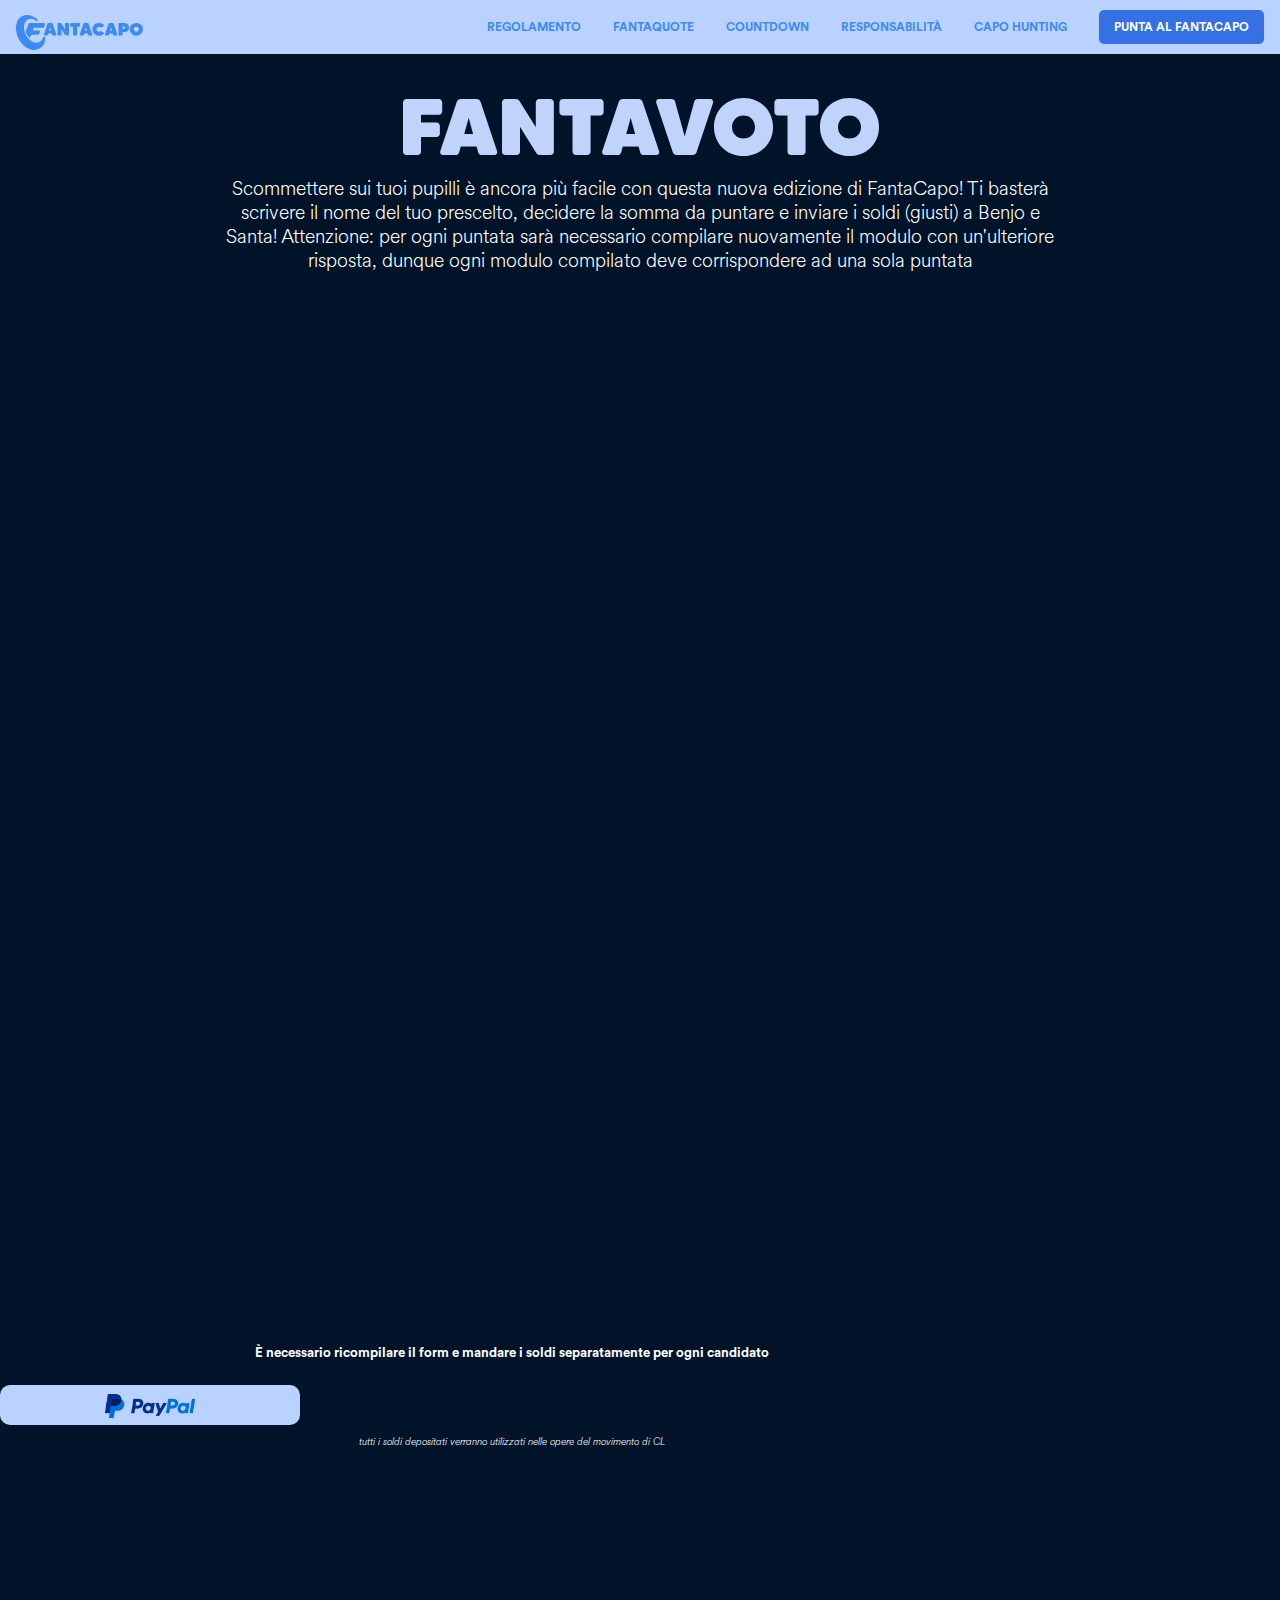
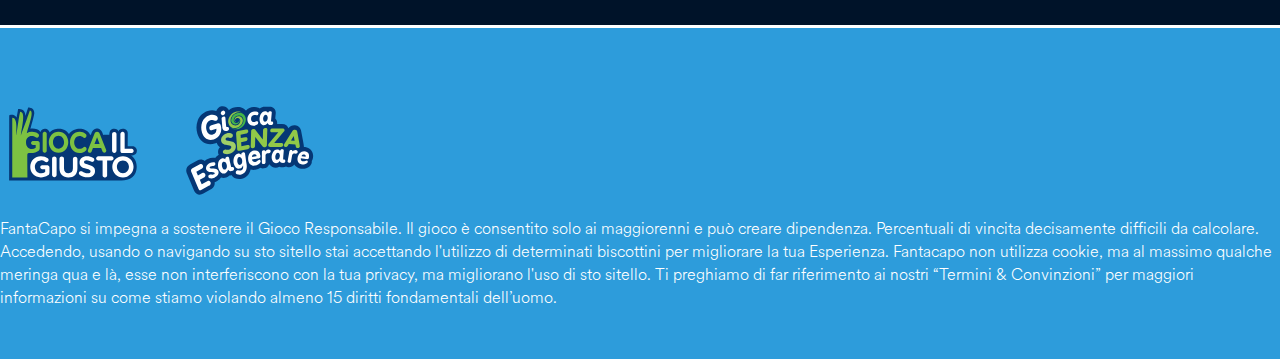
<file: fantavoto.html>
<!DOCTYPE html>
<html lang="en">

<head>
  <title> FantaCapo </title>
  <meta name="viewport" content="width=device-width, initial-scale=1">
  <link rel="icon" type="image/svg" href="assets/icon.svg">

  <link rel="stylesheet" type="text/css" href="style.css">
  <link href="https://cdn.jsdelivr.net/npm/bootstrap@5.1.3/dist/css/bootstrap.min.css" rel="stylesheet"
    integrity="sha384-1BmE4kWBq78iYhFldvKuhfTAU6auU8tT94WrHftjDbrCEXSU1oBoqyl2QvZ6jIW3" crossorigin="anonymous">
  <link rel="stylesheet" href="https://cdnjs.cloudflare.com/ajax/libs/font-awesome/4.7.0/css/font-awesome.min.css">

</head>

<body style="background-color: #001329;   margin: 0;
  font-family: circularbold;">

  <link rel="stylesheet" href="https://cdnjs.cloudflare.com/ajax/libs/font-awesome/4.7.0/css/font-awesome.min.css">

  <div class="topnav" id="myTopnav">

    <a href="home.html" class="logo">

      <div class="logotipo"> <img src="assets/logotype.svg"> </div>

    </a>
    <a href="fantavoto.html">
      <div class="punta stopuntando"> PUNTA AL <b> FANTACAPO </b> </div>
    </a>
    <a href="capohunting.html">CAPO HUNTING</a>
    <a href="responsabilità.html">RESPONSABILITÀ</a>
    <a href="countdown.html">COUNTDOWN</a>
    <a href="fantaquote.html">FANTAQUOTE</a>
    <a href="regolamento.html">REGOLAMENTO</a>
    <a href="javascript:void(0);" class="icon" onclick="myFunction()">
      <i class="fa fa-bars"></i>
    </a>
  </div>

  <div class="scrittecontainer">
    <br>

    <div class="cdcontainer">
      <h3 class="title ">
        FANTAVOTO </h3>
    </div>

    <div style="display: flex; justify-content: center; width: 100vw">

    <p class="rgtext px-md-5 mx-md-5" style="text-align: center; max-width: 65vw">

      Scommettere sui tuoi pupilli è ancora più facile con questa nuova edizione di FantaCapo!
Ti basterà scrivere il nome del tuo prescelto, decidere la somma da puntare e inviare i soldi (giusti) a Benjo e Santa!
Attenzione: per ogni puntata sarà necessario compilare nuovamente il modulo con un'ulteriore risposta, dunque ogni modulo compilato deve corrispondere ad una sola puntata
    </p>
  </div>  </div>

  <div class="voto d-flex justify-content-center pt-0">
<iframe src="https://docs.google.com/forms/d/e/1FAIpQLSechEkRuUbN-qy-qfRv8krZEqr_iKdYwAnNrllygl1f3QxPPQ/viewform?embedded=true"
width="640" height="1010" frameborder="0" marginheight="0" marginwidth="0">Caricamento…</iframe>

  </div>



  <div class=" d-flex justify-content-center pt-3">

    <div class="payment">

      <h5>È necessario ricompilare il form e mandare i soldi separatamente per ogni candidato </h5>

      <div class="d-flex justify-content-center">
        <a href="https://www.paypal.me/Dazzottero?locale.x=en_IT" target="_blank">
          <div class="boxpaypal" id="boxpaypal"> <img src="assets/logopaypal.png"> </div>
        </a>
      </div>


      <p class="frasesottopayment"> tutti i soldi depositati verranno utilizzati nelle opere del movimento di CL </p>

    </div>
  </div>
  </div>

  <div class="footer d-flex justify-content-center mt-0">

    <div class="container">

      <div class="row p5">
        <div class="col-4 col-lg-4"> <img src="assets/footericons.svg"> </div>
        <div class="col-12 col-lg-8 footertext"> FantaCapo si impegna a sostenere il Gioco Responsabile. Il gioco è
          consentito solo ai maggiorenni e può creare dipendenza. Percentuali di vincita decisamente difficili da
          calcolare. Accedendo, usando o navigando su sto sitello stai accettando l'utilizzo di determinati biscottini
          per migliorare la tua Esperienza. Fantacapo non utilizza cookie, ma al massimo qualche meringa qua e là, esse
          non interferiscono con la tua privacy, ma migliorano l'uso di sto sitello. Ti preghiamo di far riferimento ai
          nostri “Termini & Convinzioni” per maggiori informazioni su come stiamo violando almeno 15 diritti
          fondamentali dell’uomo. </div>

      </div>
    </div>
  </div>

  <script>
    /* Toggle between adding and removing the "responsive" class to topnav when the user clicks on the icon */

    function myFunction() {
      var x = document.getElementById("myTopnav");
      if (x.className === "topnav") {
        x.className += " responsive";
      } else {
        x.className = "topnav";
      }
    }
  </script>

</body>

</html>
</file>
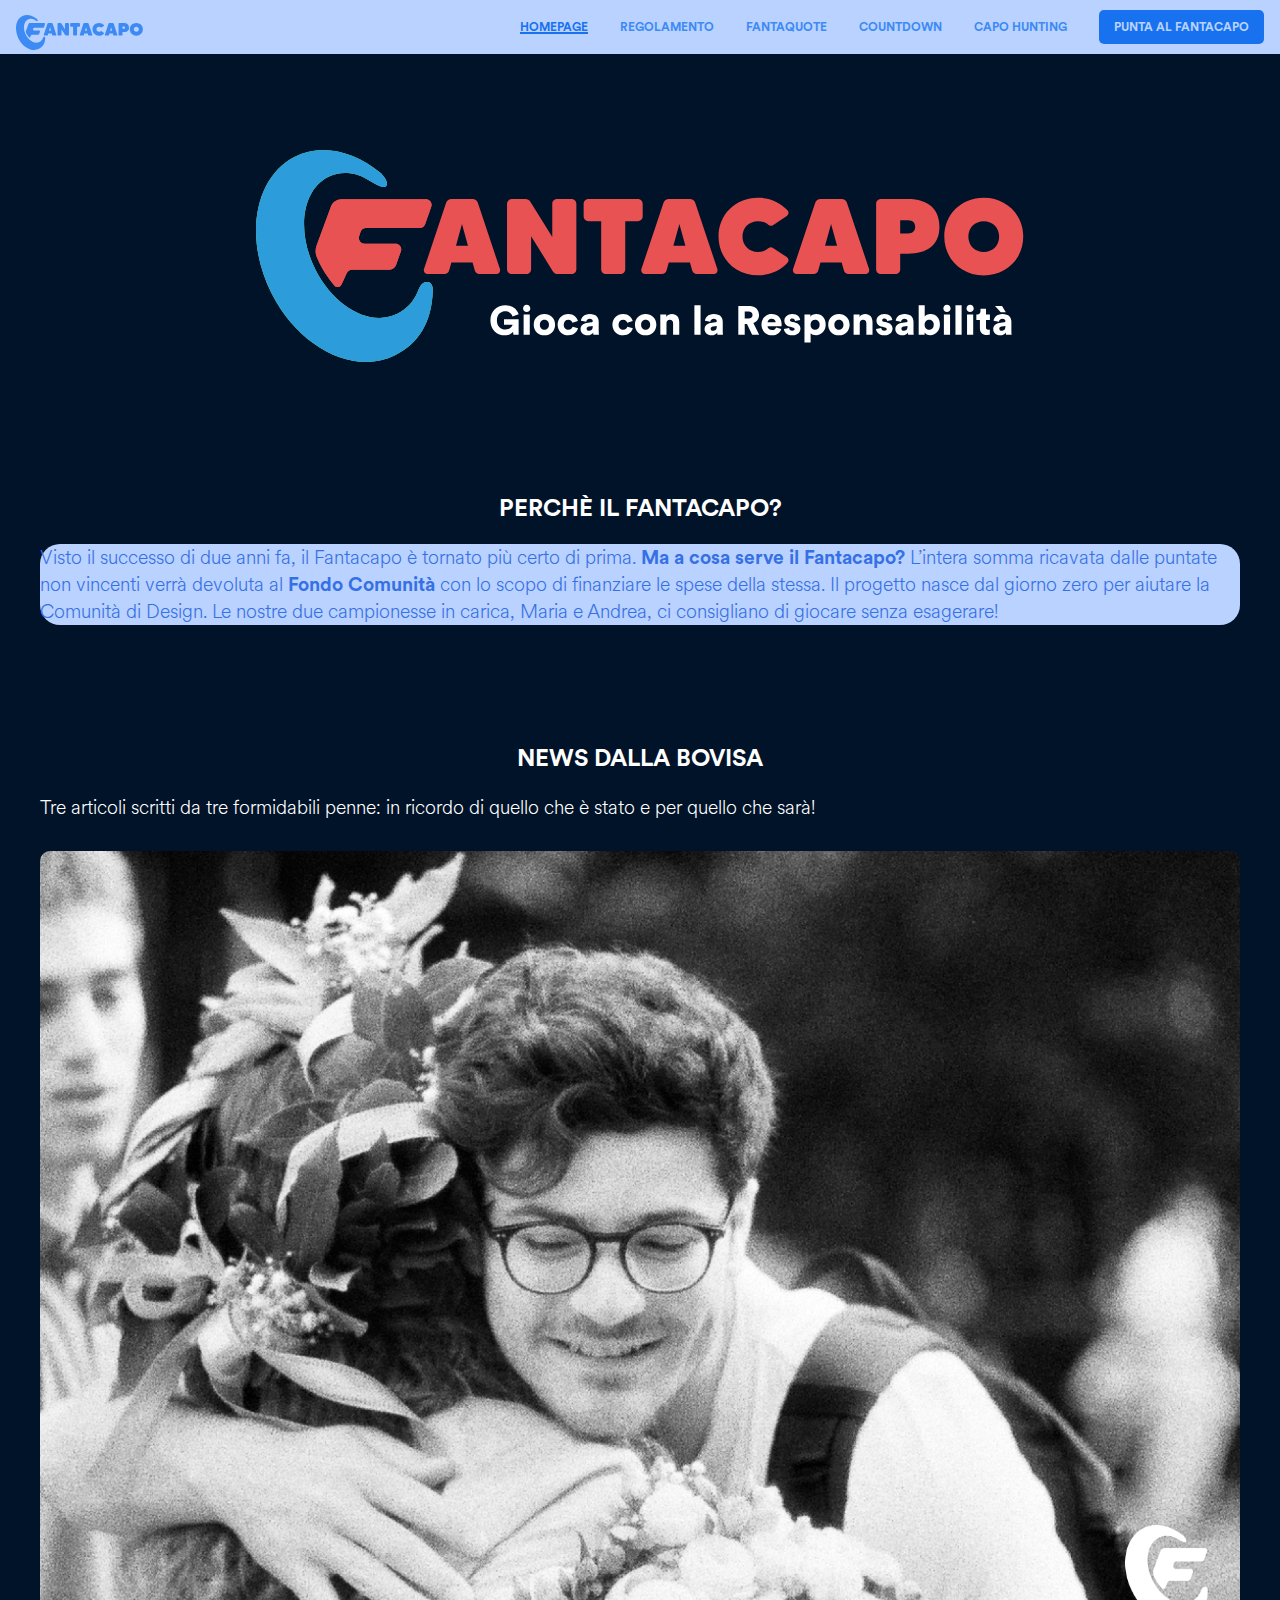
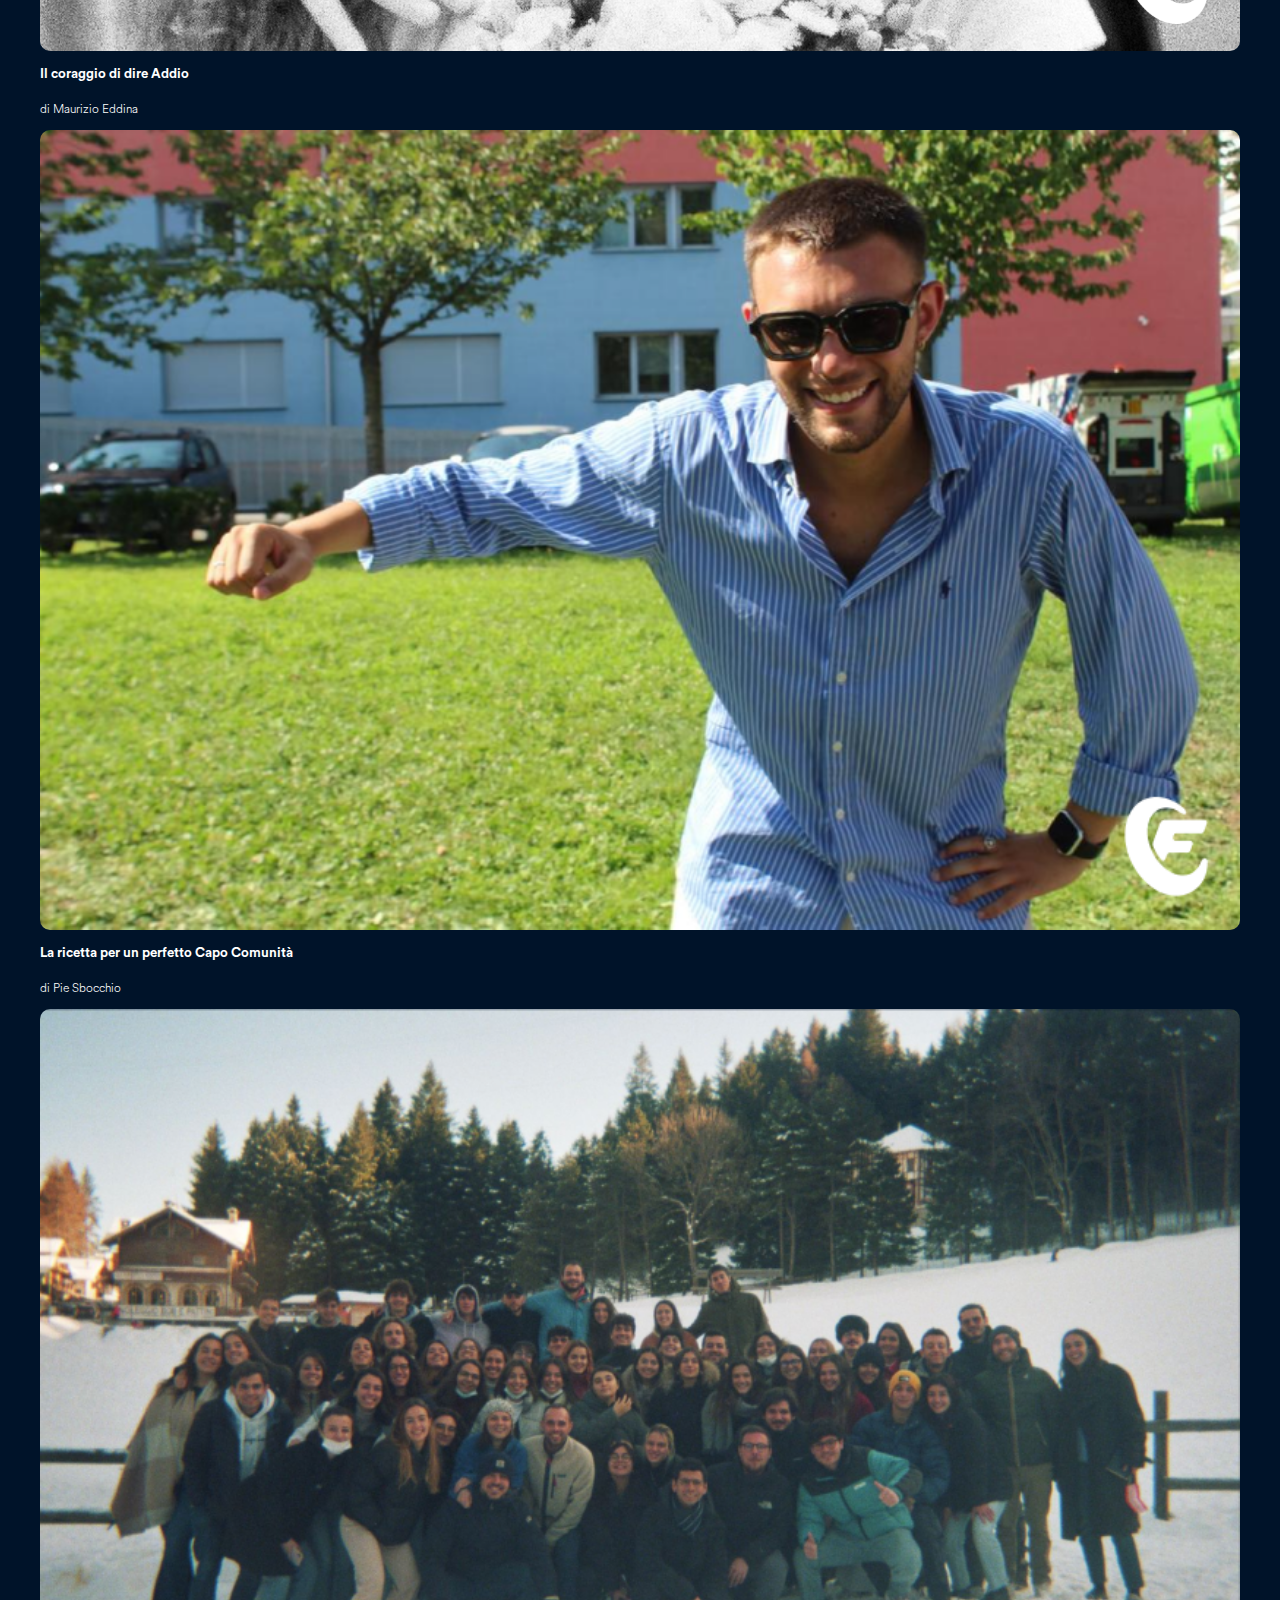
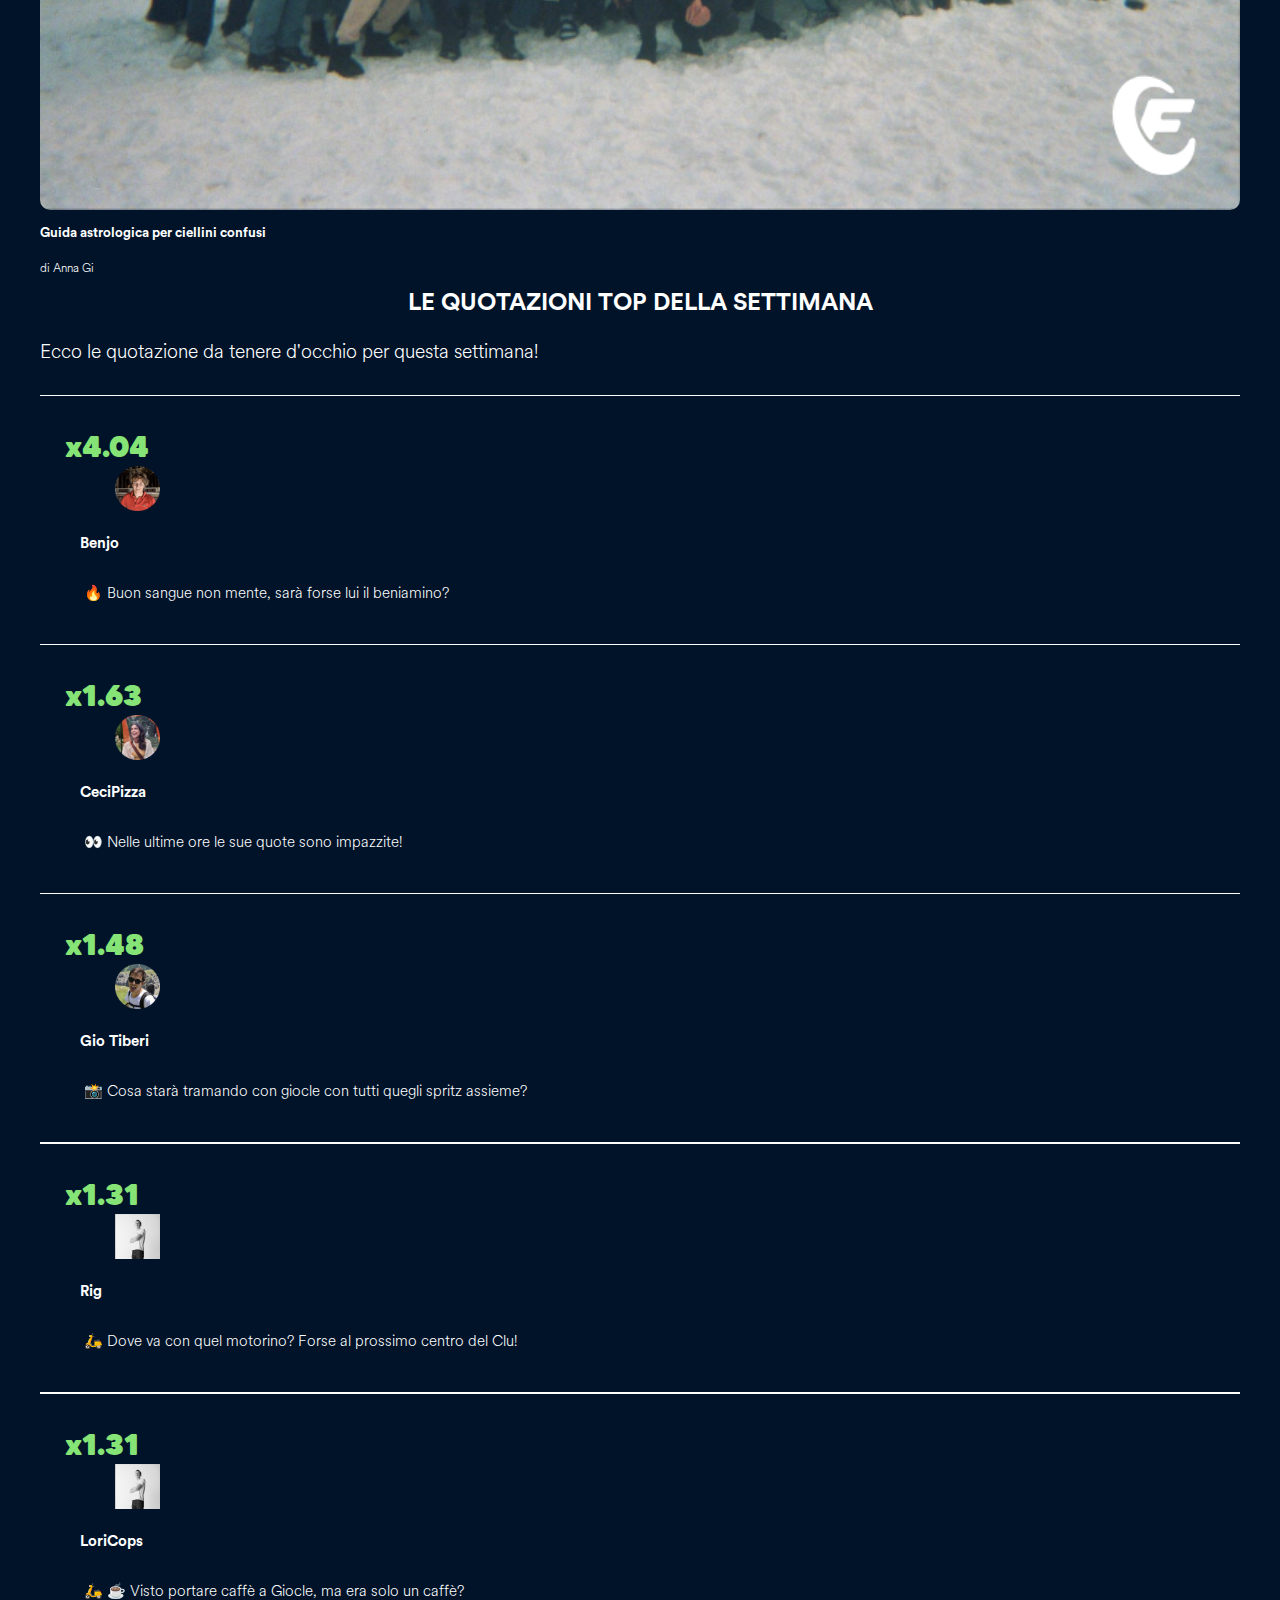
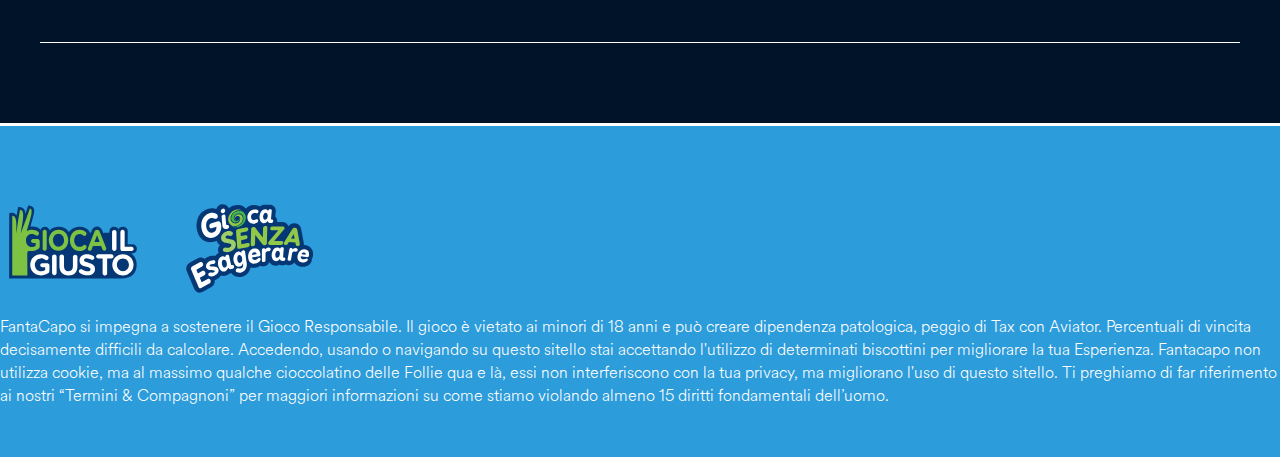
<file: home.html>
<!DOCTYPE html>
<html lang="en">

<head>
  <title> FantaCapo </title>
  <meta name="viewport" content="width=device-width, initial-scale=1">
  <link rel="icon" type="image/svg" href="assets/icon.svg">
  <link rel="stylesheet" type="text/css" href="style.css">
  <link rel="stylesheet" href="https://cdnjs.cloudflare.com/ajax/libs/font-awesome/4.7.0/css/font-awesome.min.css">
  <link href="https://cdn.jsdelivr.net/npm/bootstrap@5.1.3/dist/css/bootstrap.min.css" rel="stylesheet"
    integrity="sha384-1BmE4kWBq78iYhFldvKuhfTAU6auU8tT94WrHftjDbrCEXSU1oBoqyl2QvZ6jIW3" crossorigin="anonymous">





</head>

<body style="background-color: #001329;   margin: 0;
  font-family: circularbold;">

  <link rel="stylesheet" href="https://cdnjs.cloudflare.com/ajax/libs/font-awesome/4.7.0/css/font-awesome.min.css">

  <div class="topnav" id="myTopnav">
    <a href="home.html" class="logo">

      <div class="logotipo"> <img src="assets/logotype.svg"> </div>

    </a>
    <a href="fantavoto.html">
      <div class="punta"> PUNTA AL <b> FANTACAPO </b> </div>
    </a>
    <a href="capohunting.html">CAPO HUNTING</a>
    <a href="countdown.html">COUNTDOWN</a>
    <a href="fantaquote.html">FANTAQUOTE</a>
    <a href="regolamento.html">REGOLAMENTO</a>
    <a href="home.html" class="active">HOMEPAGE</a>
    <a href="javascript:void(0);" class="icon" onclick="myFunction()">
      <i class="fa fa-bars"></i>
    </a>
  </div>




  <div class="logohome"> <img src="assets/logohome.svg"> </div>


  <div class="containertuttahome">

    <div class="container">

      <h2 class="rgtitle titolohome mt-5 pb-3"> PERCHÈ IL FANTACAPO? </h2>

      <div class="disclaimer m-0 mb-5 mt-0 row row-cols-12 row-cols-lg-12">

        <div class="rgtext p-4 pb-0" style="font-family: Circular; ">

          Visto il successo di due anni fa, il Fantacapo è tornato più certo di prima. <b>
            Ma a cosa serve il Fantacapo? </b> L’intera somma ricavata dalle puntate non vincenti 
           verrà devoluta al <b>Fondo Comunità</b> con lo scopo di finanziare le spese della stessa. 
          Il progetto nasce dal giorno zero per aiutare la Comunità di Design. Le nostre due campionesse in carica,
          Maria e Andrea, ci consigliano di giocare senza esagerare!
            
        </div>

      </div>

      <h2 class="rgtitle titolohome mt-5 pt-5"> NEWS DALLA BOVISA </h2>
      <p class="rgtext mb-0" style="color: white;">

        Tre articoli scritti da tre formidabili penne: in ricordo di quello che è stato e per quello che sarà!

      </p>
      <div class="row row-cols-1 row-cols-lg-3">

        <div class="articolo mt-5">

          <a href="articolo1.html"> <img src="assets/articolo1.png"> </a>
          <a href="articolo1.html">
            <h5 class="titoloarticolo"> Il coraggio di dire Addio </h3>
              <p class="autore"> di Maurizio Eddina </p>
          </a>

        </div>

        <div class="articolo mt-5">

          <a href="articolo2.html"> <img src="assets/articolo2.png"> </a>
          <a href="articolo2.html">
            <h5 class="titoloarticolo"> La ricetta per un perfetto Capo Comunità </h3>
              <p class="autore"> di Pie Sbocchio </p>
          </a>

        </div>

        <div class="articolo mt-5">

          <a href="articolo3.html"> <img src="assets/articolo3.png"> </a>
          <a href="articolo3.html">
            <h5 class="titoloarticolo"> Guida astrologica per ciellini confusi </h3>
              <p class="autore"> di Anna Gi </p>
          </a>

        </div>

      </div>

    </div>





    <div class="container tuttahome mb-5">

      <h2 class="rgtitle titolohome mt-5 pt-5"> LE QUOTAZIONI TOP DELLA SETTIMANA </h2>
      <p class="rgtext">

        Ecco le quotazione da tenere d'occhio per questa settimana!

      </p>

      <div class="row bonus ">
        <div class="col-3 col-lg-1 bonuspunteggio positive" style="padding-top: 6px;">x4.04</div>
        <div class="col-3 col-lg-2 bonuspunteggio" style="padding-left: 50px;">
          <img src="assets/avatar/benso.png" style="width: 45px" class="card-img-top">
        </div>
        <div class="col-12 col-lg-2 nomehome"> Benjo </div>
        <div class="col-12 col-lg-7 frasenomehome">  🔥 Buon sangue non mente, sarà forse lui il beniamino?</div>
      </div>

      <div class="row bonus ">
        <div class="col-3 col-lg-1 bonuspunteggio positive" style="padding-top: 6px;">x1.63</div>
        <div class="col-3 col-lg-2 bonuspunteggio" style="padding-left: 50px;">
          <img src="assets/avatar/cecipizza.png" style="width: 45px" class="card-img-top">
        </div>
        <div class="col-12 col-lg-2 nomehome"> CeciPizza </div>
        <div class="col-12 col-lg-7 frasenomehome">  👀 Nelle ultime ore le sue quote sono impazzite! </div>
      </div>


      <div class="row bonus" style=" border-width: 1px 0px 1px 0px;">
        <div class="col-3 col-lg-1 bonuspunteggio positive" style="padding-top: 6px;">x1.48</div>
        <div class="col-3 col-lg-2 bonuspunteggio" style="padding-left: 50px;">
          <img src="assets/avatar/bob.png" style="width: 45px" class="card-img-top">
        </div>
        <div class="col-12 col-lg-2 nomehome"> Gio Tiberi </div>
        <div class="col-12 col-lg-7 frasenomehome">  📸 Cosa starà tramando con giocle con tutti quegli spritz assieme?
        </div>
      </div>

      <div class="row bonus" style=" border-width: 1px 0px 1px 0px;">
        <div class="col-3 col-lg-1 bonuspunteggio positive" style="padding-top: 6px;">x1.31</div>
        <div class="col-3 col-lg-2 bonuspunteggio" style="padding-left: 50px;">
          <img src="assets/avatar/prinez.png" style="width: 45px" class="card-img-top">
        </div>
        <div class="col-12 col-lg-2 nomehome"> Rig </div>
        <div class="col-12 col-lg-7 frasenomehome">  🛵 Dove va con quel motorino? Forse al prossimo centro del Clu! </div>
      </div>

      <div class="row bonus" style=" border-width: 1px 0px 1px 0px;">
        <div class="col-3 col-lg-1 bonuspunteggio positive" style="padding-top: 6px;">x1.31</div>
        <div class="col-3 col-lg-2 bonuspunteggio" style="padding-left: 50px;">
          <img src="assets/avatar/prinez.png" style="width: 45px" class="card-img-top">
        </div>
        <div class="col-12 col-lg-2 nomehome"> LoriCops </div>
        <div class="col-12 col-lg-7 frasenomehome">  🛵 ☕️ Visto portare caffè a Giocle, ma era solo un caffè? </div>
      </div>

    </div>

  </div>
  <script src="https://cdn.jsdelivr.net/npm/bootstrap@5.1.3/dist/js/bootstrap.bundle.min.js"
    integrity="sha384-ka7Sk0Gln4gmtz2MlQnikT1wXgYsOg+OMhuP+IlRH9sENBO0LRn5q+8nbTov4+1p"
    crossorigin="anonymous"></script>


  <div class="footer d-flex justify-content-center">

    <div class="container">

      <div class="row p5">
        <div class="col-4 col-lg-4"> <img src="assets/footericons.svg"> </div>
        <div class="col-12 col-lg-8 footertext"> FantaCapo si impegna a sostenere il Gioco Responsabile.
          Il gioco è vietato ai minori di 18 anni e può creare dipendenza patologica, peggio di Tax con Aviator.
          Percentuali di vincita decisamente difficili da calcolare. Accedendo, usando o navigando su questo sitello
          stai accettando l'utilizzo di determinati biscottini per migliorare la tua Esperienza.
          Fantacapo non utilizza cookie, ma al massimo qualche cioccolatino delle Follie qua e là,
          essi non interferiscono con la tua privacy, ma migliorano l'uso di questo sitello.
          Ti preghiamo di far riferimento ai nostri “Termini & Compagnoni” per maggiori informazioni
          su come stiamo violando almeno 15 diritti fondamentali dell’uomo. </div>

      </div>
    </div>
  </div>

  <script>
    /* Toggle between adding and removing the "responsive" class to topnav when the user clicks on the icon */

    function myFunction() {
      var x = document.getElementById("myTopnav");
      if (x.className === "topnav") {
        x.className += " responsive";
      } else {
        x.className = "topnav";
      }
    }
  </script>

</html>
</file>
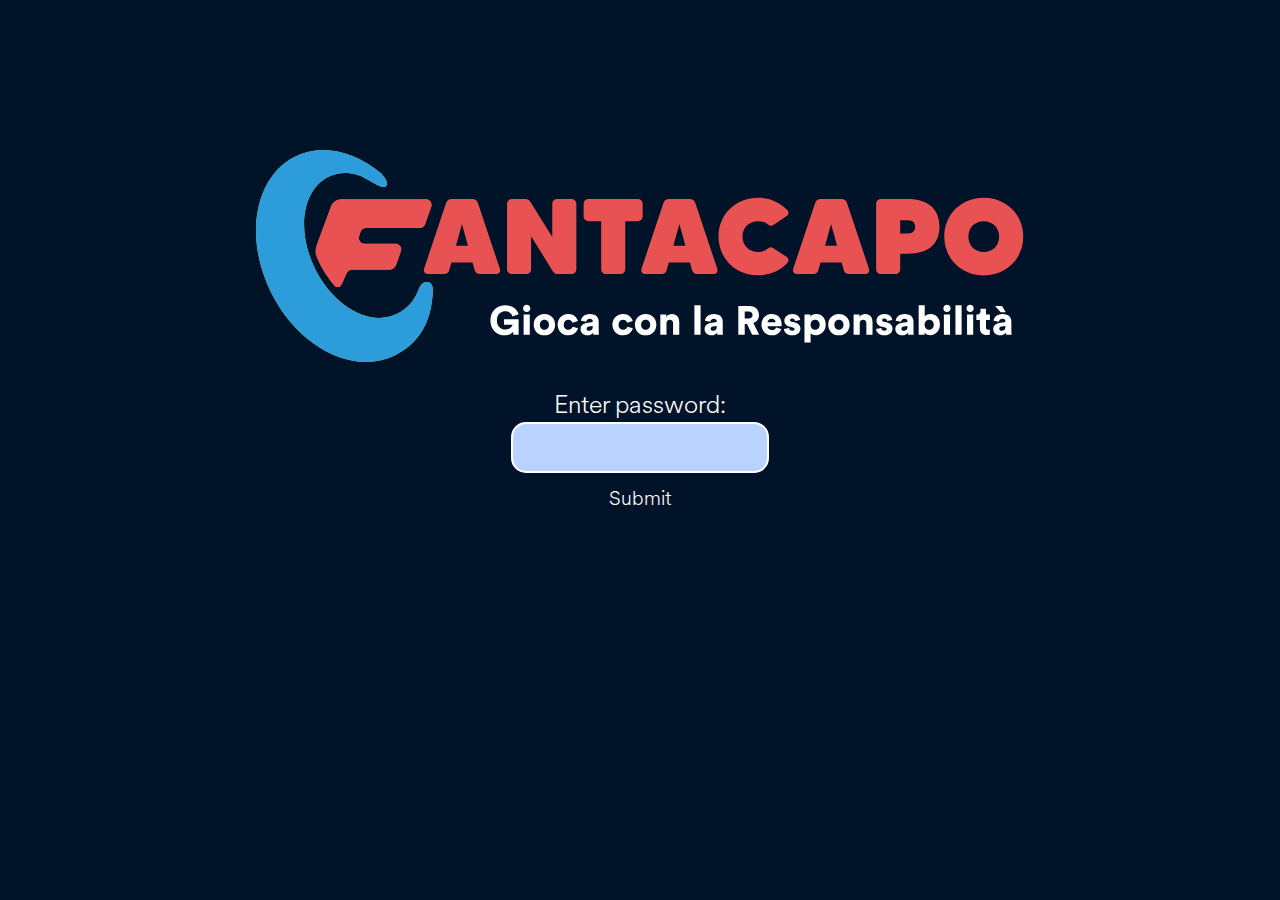
<file: password.html>
<!DOCTYPE html>
<html lang="en">

<head>
  <title> FantaCapo </title>
  <meta name="viewport" content="width=device-width, initial-scale=1">
  <link rel="icon" type="image/svg" href="assets/icon.svg">
  <link rel="stylesheet" type="text/css" href="style.css">
  <link rel="stylesheet" href="https://cdnjs.cloudflare.com/ajax/libs/font-awesome/4.7.0/css/font-awesome.min.css">
  <link href="https://cdn.jsdelivr.net/npm/bootstrap@5.1.3/dist/css/bootstrap.min.css" rel="stylesheet" integrity="sha384-1BmE4kWBq78iYhFldvKuhfTAU6auU8tT94WrHftjDbrCEXSU1oBoqyl2QvZ6jIW3" crossorigin="anonymous">





</head>

<body style="background-color: #001329;   margin: 0;
  font-family: circularbold;">

  <link rel="stylesheet" href="https://cdnjs.cloudflare.com/ajax/libs/font-awesome/4.7.0/css/font-awesome.min.css">

  <div class="topnav" id="myTopnav">

    <a href="index.html" class="logo">

      <div class="logotipo"> <img src="assets/logotype.svg"> </div>

    </a>
  </div>
  <div class="div1">
   <div class="div2">


   <form>
       <label for="pswd">Enter password: </label>
     </br>
       <input type="password" id="pswd" class="box">
     </br>
       <input type="button" value="Submit" onclick="checkPswd();"                              class="confirm" />
   </form>
   </div>
 </div>




  <div class="logohome"> <img src="assets/logohome.svg"> </div>



  <script src="https://cdn.jsdelivr.net/npm/bootstrap@5.1.3/dist/js/bootstrap.bundle.min.js" integrity="sha384-ka7Sk0Gln4gmtz2MlQnikT1wXgYsOg+OMhuP+IlRH9sENBO0LRn5q+8nbTov4+1p" crossorigin="anonymous"></script>


</html>
</file>
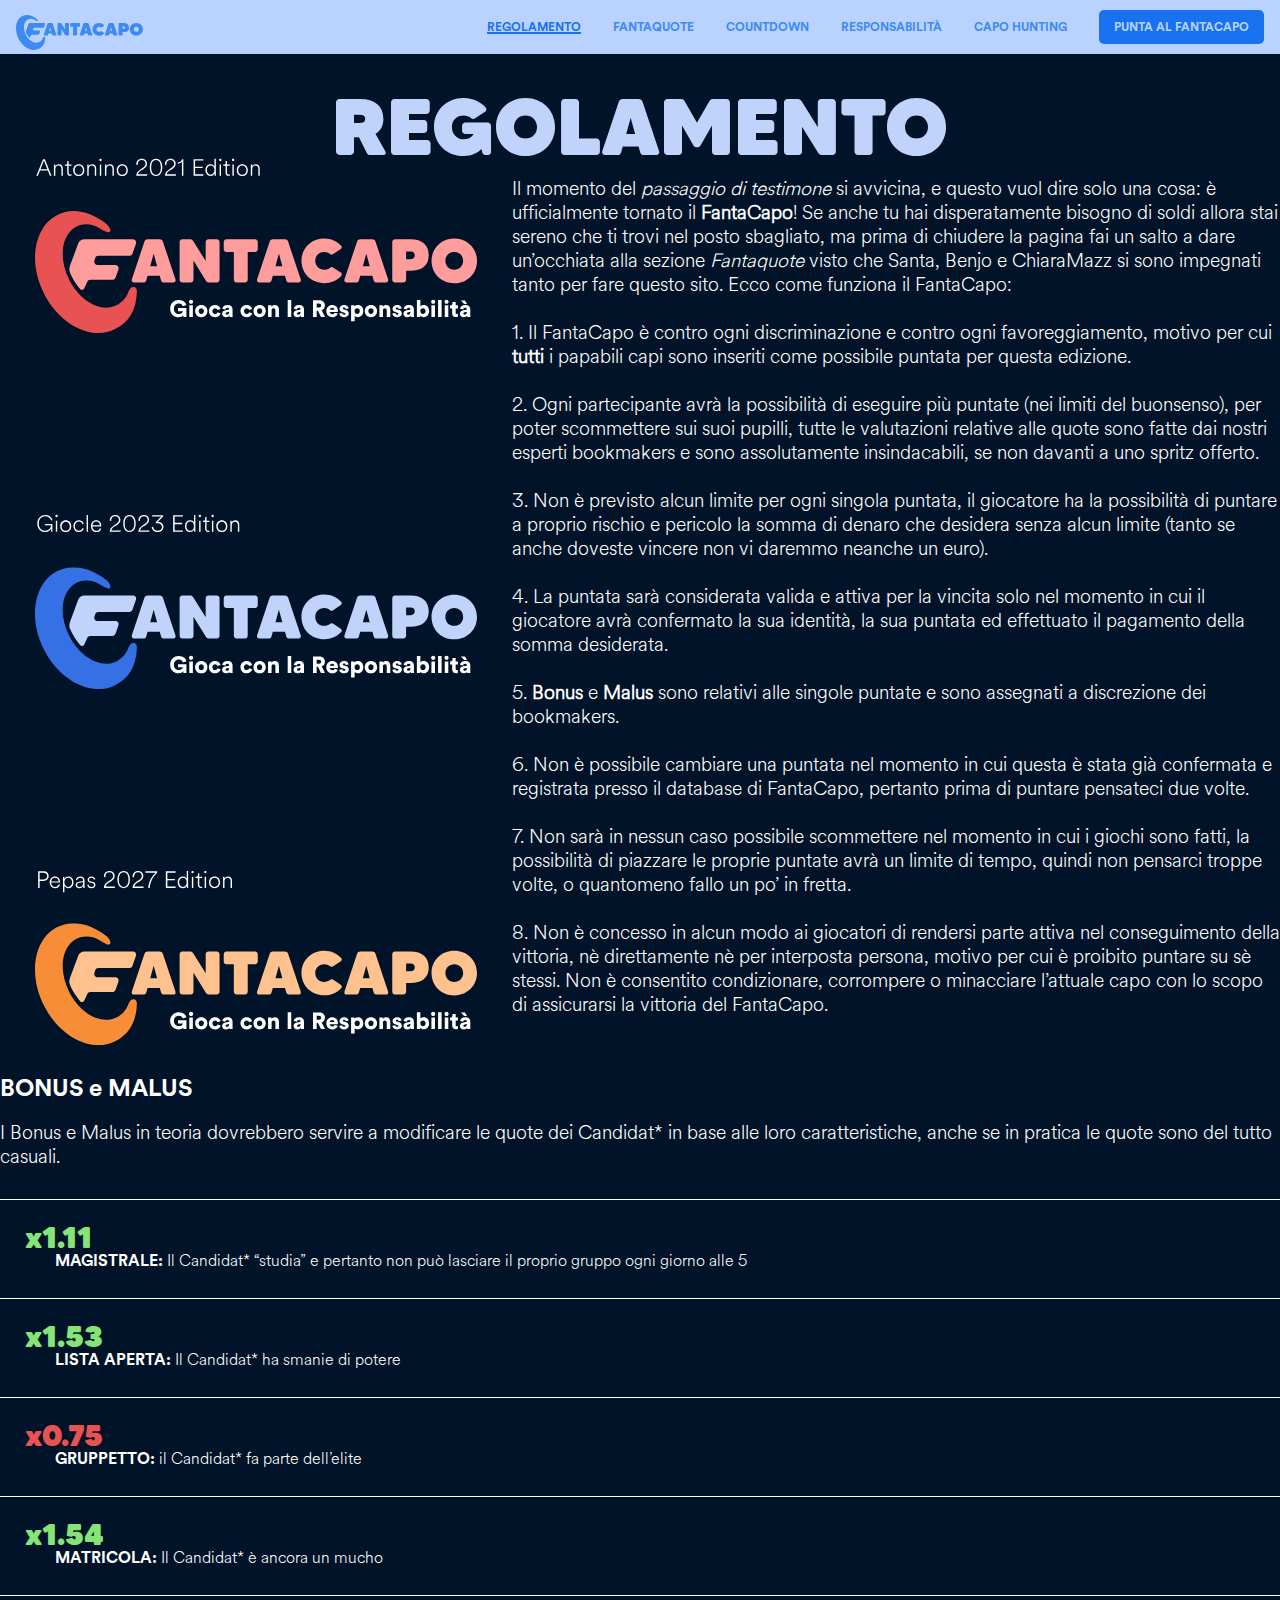
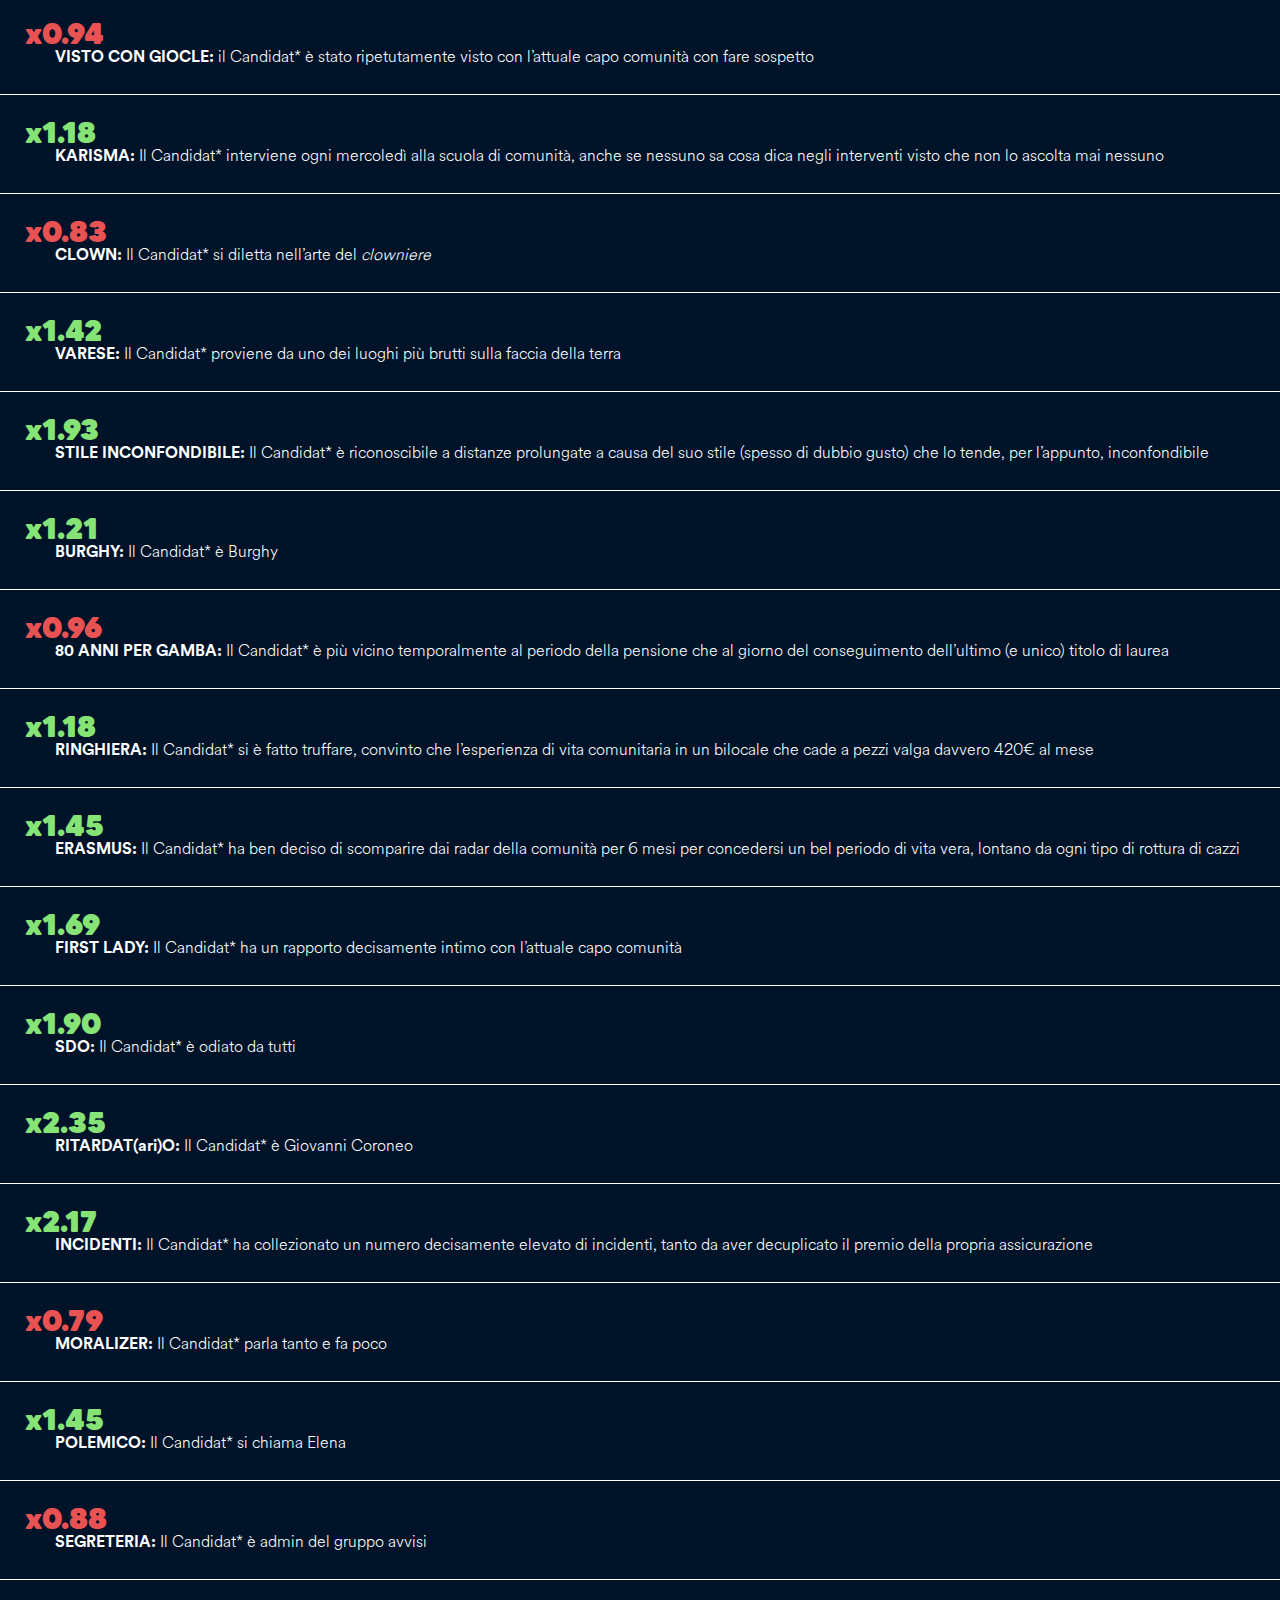
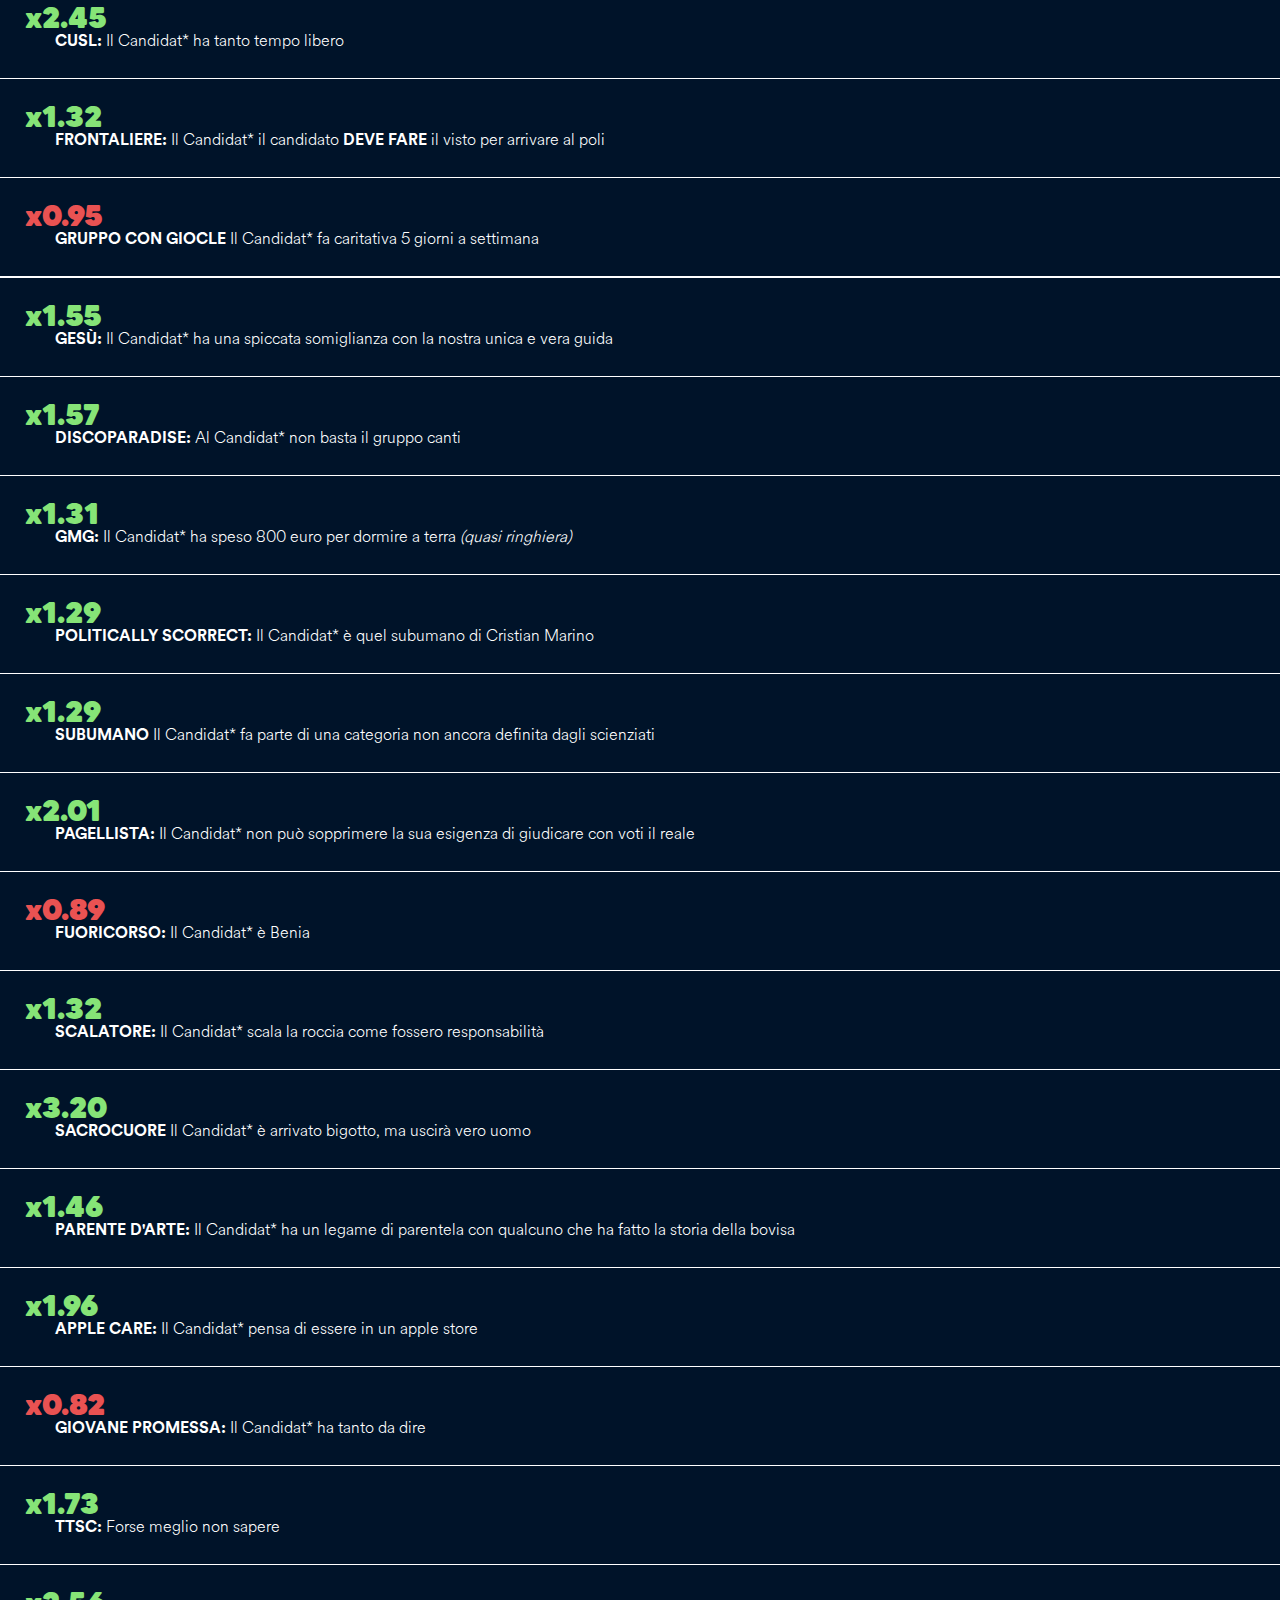
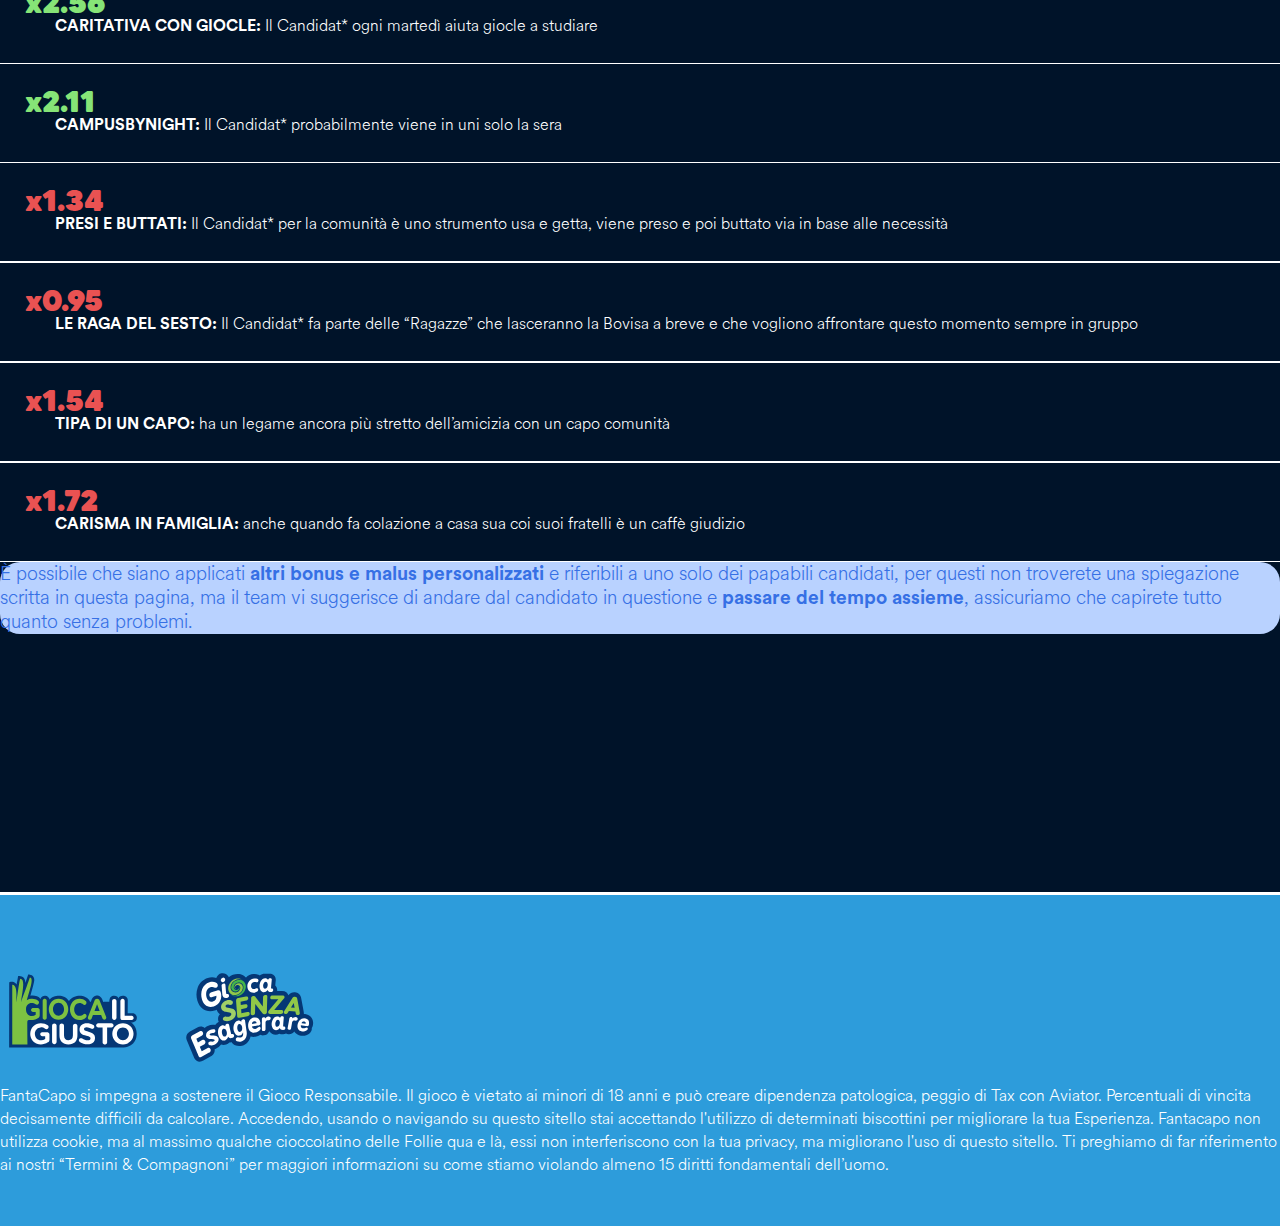
<file: regolamento.html>
<!DOCTYPE html>
<html lang="en">

<head>
  <title> FantaCapo </title>
  <link rel="icon" type="image/svg" href="assets/icon.svg">

  <meta name="viewport" content="width=device-width, initial-scale=1">
  <link rel="icon" type="image/svg" href="assets/icon.png">
  <link rel="stylesheet" type="text/css" href="style.css">
  <link href="https://cdn.jsdelivr.net/npm/bootstrap@5.1.3/dist/css/bootstrap.min.css" rel="stylesheet"
    integrity="sha384-1BmE4kWBq78iYhFldvKuhfTAU6auU8tT94WrHftjDbrCEXSU1oBoqyl2QvZ6jIW3" crossorigin="anonymous">
  <link rel="stylesheet" href="https://cdnjs.cloudflare.com/ajax/libs/font-awesome/4.7.0/css/font-awesome.min.css">

</head>

<body style="background-color: #001329; font-family: circularbold;">


  <div class="topnav" id="myTopnav">
    <a href="home.html" class="logo">

      <div class="logotipo"> <img src="assets/logotype.svg"> </div>

    </a>
    <a href="fantavoto.html">
      <div class="punta"> PUNTA AL <b> FANTACAPO </b> </div>
    </a>
    <a href="capohunting.html">CAPO HUNTING</a>
    <a href="responsabilità.html">RESPONSABILITÀ</a>
    <a href="countdown.html">COUNTDOWN</a>
    <a href="fantaquote.html">FANTAQUOTE</a>
    <a href="regolamento.html" class="active">REGOLAMENTO</a>
    <a href="javascript:void(0);" class="icon" onclick="myFunction()" style="color: #3D8AF5; font-size: 15px">
      <i class="fa fa-bars"></i>
    </a>
  </div>

  <div class="container">


    <div class="scrittecontainer">
      <br>

      <div class="cdcontainer">
        <h3 class="title">
          REGOLAMENTO </h3>
      </div>

      <div class="boxrg">

        <div class="ml-5 my-5 spacebox d-md-block d-none">

          <img src="assets/regola.svg">

        </div>

        <p class="rgtext mt-4" style="width: 90%">


          Il momento del <i>passaggio di testimone</i> si avvicina, e questo vuol dire solo una cosa: è ufficialmente
          tornato il <b>FantaCapo</b>! Se anche tu hai disperatamente bisogno di soldi allora stai sereno che ti trovi
          nel posto sbagliato, ma prima di chiudere la pagina fai un salto a dare un’occhiata alla sezione
          <i>Fantaquote</i> visto che Santa, Benjo e ChiaraMazz si sono impegnati tanto per fare questo sito.
          Ecco come funziona il FantaCapo:
          <br> <br>
          1. Il FantaCapo è contro ogni discriminazione e contro ogni favoreggiamento, motivo per cui <b>tutti</b> i
          papabili capi sono inseriti come possibile puntata per questa edizione.
          <br> <br>
          2. Ogni partecipante avrà la possibilità di eseguire più puntate (nei limiti del buonsenso), per poter
          scommettere sui suoi pupilli, tutte le valutazioni relative alle quote sono fatte dai nostri esperti
          bookmakers e sono assolutamente insindacabili, se non davanti a uno spritz offerto.
          <br> <br>
          3. Non è previsto alcun limite per ogni singola puntata, il giocatore ha la possibilità di puntare a proprio
          rischio e pericolo la somma di denaro che desidera senza alcun limite (tanto se anche doveste vincere non vi
          daremmo neanche un euro).
          <br> <br>
          4. La puntata sarà considerata valida e attiva per la vincita solo nel momento in cui il giocatore avrà
          confermato la sua identità, la sua puntata ed effettuato il pagamento della somma desiderata.
          <br> <br>
          5. <b>Bonus</b> e <b>Malus</b> sono relativi alle singole puntate e sono assegnati a discrezione dei
          bookmakers.
          <br> <br>
          6. Non è possibile cambiare una puntata nel momento in cui questa è stata già confermata e registrata presso
          il database di FantaCapo, pertanto prima di puntare pensateci due volte.
          <br> <br>
          7. Non sarà in nessun caso possibile scommettere nel momento in cui i giochi sono fatti, la possibilità di
          piazzare le proprie puntate avrà un limite di tempo, quindi non pensarci troppe volte, o quantomeno fallo un
          po’ in fretta.
          <br> <br>
          8. Non è concesso in alcun modo ai giocatori di rendersi parte attiva nel conseguimento della vittoria, nè
          direttamente nè per interposta persona, motivo per cui è proibito puntare su sè stessi. Non è consentito
          condizionare, corrompere o minacciare l’attuale capo con lo scopo di assicurarsi la vittoria del FantaCapo.

        </p>




      </div>

      <p class="rgtext">
      </p>

      <h2 class="rgtitle mt-5 pt-4" style="text-align: left"> BONUS e MALUS </h2>
      <p class="rgtext">

        I Bonus e Malus in teoria dovrebbero servire a modificare le quote dei Candidat* in base alle loro
        caratteristiche, anche se in pratica le quote sono del tutto casuali.
      </p>

      <div class="container">

        <div class="row bonus">
          <div class="col-12 col-lg-1 bonuspunteggio positive">x1.11</div>
          <div class="col-12 col-lg-8 bonuspiega"> <b> MAGISTRALE: </b> Il Candidat* “studia” e pertanto non può
            lasciare il proprio gruppo ogni giorno alle 5 </div>
        </div>

        <div class="row bonus">
          <div class="col-12 col-lg-1 bonuspunteggio positive">x1.53</div>
          <div class="col-12 col-lg-8 bonuspiega"> <b> LISTA APERTA: </b> Il Candidat* ha smanie di potere </div>
        </div>

        <div class="row bonus">
          <div class="col-12 col-lg-1 bonuspunteggio">x0.75</div>
          <div class="col-12 col-lg-8 bonuspiega"> <b> GRUPPETTO: </b> il Candidat* fa parte dell’elite
          </div>
        </div>

        <div class="row bonus">
          <div class="col-12 col-lg-1 bonuspunteggio positive">x1.54</div>
          <div class="col-12 col-lg-8 bonuspiega"> <b> MATRICOLA: </b> Il Candidat* è ancora un mucho </div>
        </div>

        <div class="row bonus">
          <div class="col-12 col-lg-1 bonuspunteggio ">x0.94</div>
          <div class="col-12 col-lg-8 bonuspiega"> <b> VISTO CON GIOCLE: </b> il Candidat* è stato ripetutamente visto
            con l’attuale capo comunità con fare sospetto
          </div>
        </div>

        <div class="row bonus">
          <div class="col-12 col-lg-1 bonuspunteggio positive">x1.18</div>
          <div class="col-12 col-lg-8 bonuspiega"> <b> KARISMA: </b> Il Candidat* interviene ogni mercoledì alla scuola
            di comunità, anche se nessuno sa cosa dica negli interventi visto che non lo ascolta mai nessuno
          </div>
        </div>

        <div class="row bonus">
          <div class="col-12 col-lg-1 bonuspunteggio ">x0.83</div>
          <div class="col-12 col-lg-8 bonuspiega"> <b> CLOWN: </b> Il Candidat* si diletta nell’arte del
            <i>clowniere</i>
          </div>
        </div>

        <div class="row bonus">
          <div class="col-12 col-lg-1 bonuspunteggio positive">x1.42</div>
          <div class="col-12 col-lg-8 bonuspiega"> <b> VARESE: </b> Il Candidat* proviene da uno dei luoghi più brutti
            sulla faccia della terra
          </div>
        </div>

        <div class="row bonus">
          <div class="col-12 col-lg-1 bonuspunteggio positive">x1.93</div>
          <div class="col-12 col-lg-8 bonuspiega"> <b> STILE INCONFONDIBILE: </b> Il Candidat* è riconoscibile a
            distanze prolungate a causa del suo stile (spesso di dubbio gusto) che lo tende, per l’appunto,
            inconfondibile </div>
        </div>

        <div class="row bonus">
          <div class="col-12 col-lg-1 bonuspunteggio positive">x1.21</div>
          <div class="col-12 col-lg-8 bonuspiega"> <b> BURGHY: </b> Il Candidat* è Burghy </div>
        </div>

        <div class="row bonus">
          <div class="col-12 col-lg-1 bonuspunteggio ">x0.96</div>
          <div class="col-12 col-lg-8 bonuspiega"> <b> 80 ANNI PER GAMBA: </b> Il Candidat* è più vicino temporalmente
            al periodo della pensione che al giorno del conseguimento dell’ultimo
            (e unico) titolo di laurea
          </div>
        </div>

        <div class="row bonus">
          <div class="col-12 col-lg-1 bonuspunteggio positive">x1.18</div>
          <div class="col-12 col-lg-8 bonuspiega"> <b> RINGHIERA: </b> Il Candidat* si è fatto truffare, convinto che
            l’esperienza di vita comunitaria in un bilocale che cade a pezzi valga davvero 420€ al mese </div>
        </div>

        <div class="row bonus">
          <div class="col-12 col-lg-1 bonuspunteggio positive">x1.45</div>
          <div class="col-12 col-lg-8 bonuspiega"> <b> ERASMUS: </b> Il Candidat* ha ben deciso di scomparire dai
            radar della comunità per 6 mesi per concedersi un bel periodo di vita vera, lontano da ogni tipo di rottura
            di cazzi </div>
        </div>

        <div class="row bonus">
          <div class="col-12 col-lg-1 bonuspunteggio positive">x1.69</div>
          <div class="col-12 col-lg-8 bonuspiega"> <b> FIRST LADY: </b> Il Candidat* ha un rapporto decisamente intimo
            con l’attuale capo comunità
          </div>
        </div>

        <div class="row bonus">
          <div class="col-12 col-lg-1 bonuspunteggio positive">x1.90</div>
          <div class="col-12 col-lg-8 bonuspiega"> <b> SDO: </b> Il Candidat* è odiato da tutti</div>
        </div>

        <div class="row bonus">
          <div class="col-12 col-lg-1 bonuspunteggio positive">x2.35</div>
          <div class="col-12 col-lg-8 bonuspiega"> <b> RITARDAT(ari)O: </b> Il Candidat* è Giovanni Coroneo </div>
        </div>

        <div class="row bonus">
          <div class="col-12 col-lg-1 bonuspunteggio positive">x2.17</div>
          <div class="col-12 col-lg-8 bonuspiega"> <b> INCIDENTI: </b> Il Candidat* ha collezionato un numero
            decisamente elevato di
            incidenti, tanto da aver decuplicato il premio della propria assicurazione </div>
        </div>

        <div class="row bonus">
          <div class="col-12 col-lg-1 bonuspunteggio">x0.79</div>
          <div class="col-12 col-lg-8 bonuspiega"> <b> MORALIZER: </b> Il Candidat* parla tanto e fa poco </div>
        </div>

        <div class="row bonus">
          <div class="col-12 col-lg-1 bonuspunteggio positive">x1.45</div>
          <div class="col-12 col-lg-8 bonuspiega"> <b> POLEMICO: </b> Il Candidat* si chiama Elena
          </div>
        </div>

        <div class="row bonus">
          <div class="col-12 col-lg-1 bonuspunteggio">x0.88</div>
          <div class="col-12 col-lg-8 bonuspiega"> <b> SEGRETERIA: </b> Il Candidat* è admin del gruppo avvisi </div>
        </div>

        <div class="row bonus">
          <div class="col-12 col-lg-1 bonuspunteggio positive">x2.45</div>
          <div class="col-12 col-lg-8 bonuspiega"> <b> CUSL: </b> Il Candidat* ha tanto tempo libero
          </div>
        </div>

        <div class="row bonus">
          <div class="col-12 col-lg-1 bonuspunteggio positive">x1.32</div>
          <div class="col-12 col-lg-8 bonuspiega"> <b> FRONTALIERE: </b> Il Candidat* il candidato <b>DEVE FARE</b> il
            visto
            per arrivare al poli
          </div>
        </div>

        <div class="row bonus bonusfinal">
          <div class="col-12 col-lg-1 bonuspunteggio">x0.95</div>
          <div class="col-12 col-lg-8 bonuspiega"> <b> GRUPPO CON GIOCLE </b> Il Candidat* fa caritativa 5 giorni a settimana </div>
        </div>

        <div class="row bonus">
          <div class="col-12 col-lg-1 bonuspunteggio positive">x1.55</div>
          <div class="col-12 col-lg-8 bonuspiega"> <b> GESÙ: </b> Il Candidat* ha una spiccata somiglianza con la nostra
            unica e vera guida </div>
        </div>

        <div class="row bonus">
          <div class="col-12 col-lg-1 bonuspunteggio positive">x1.57</div>
          <div class="col-12 col-lg-8 bonuspiega"> <b> DISCOPARADISE: </b> Al Candidat* non basta il gruppo
            canti </div>
        </div>


        <div class="row bonus">
          <div class="col-12 col-lg-1 bonuspunteggio positive">x1.31</div>
          <div class="col-12 col-lg-8 bonuspiega"> <b> GMG: </b> Il Candidat* ha speso 800 euro per dormire a terra
            <i>(quasi ringhiera)</i>
          </div>
        </div>

        <div class="row bonus">
          <div class="col-12 col-lg-1 bonuspunteggio positive">x1.29</div>
          <div class="col-12 col-lg-8 bonuspiega"> <b> POLITICALLY SCORRECT: </b> Il Candidat* è quel subumano di
            Cristian Marino </div>
        </div>

        <div class="row bonus">
          <div class="col-12 col-lg-1 bonuspunteggio positive">x1.29</div>
          <div class="col-12 col-lg-8 bonuspiega"> <b> SUBUMANO </b> Il Candidat* fa parte di una categoria non ancora definita dagli scienziati </div>
        </div>

        <div class="row bonus">
          <div class="col-12 col-lg-1 bonuspunteggio positive">x2.01</div>
          <div class="col-12 col-lg-8 bonuspiega"> <b> PAGELLISTA: </b> Il Candidat* non può sopprimere la sua esigenza
            di giudicare con voti il reale </div>
        </div>

        <div class="row bonus">
          <div class="col-12 col-lg-1 bonuspunteggio">x0.89</div>
          <div class="col-12 col-lg-8 bonuspiega"> <b> FUORICORSO: </b> Il Candidat* è Benia </div>
        </div>

        <div class="row bonus">
          <div class="col-12 col-lg-1 bonuspunteggio positive">x1.32</div>
          <div class="col-12 col-lg-8 bonuspiega"> <b> SCALATORE: </b> Il Candidat* scala la roccia come fossero
            responsabilità
          </div>
        </div>

        <div class="row bonus">
          <div class="col-12 col-lg-1 bonuspunteggio positive">x3.20</div>
          <div class="col-12 col-lg-8 bonuspiega"> <b> SACROCUORE </b> Il Candidat* è arrivato bigotto, ma uscirà vero
            uomo </div>
        </div>

        <div class="row bonus">
          <div class="col-12 col-lg-1 bonuspunteggio positive">x1.46</div>
          <div class="col-12 col-lg-8 bonuspiega"> <b> PARENTE D'ARTE: </b> Il Candidat* ha un legame di parentela con
            qualcuno che ha fatto la storia della bovisa </div>
        </div>

        <div class="row bonus">
          <div class="col-12 col-lg-1 bonuspunteggio positive">x1.96</div>
          <div class="col-12 col-lg-8 bonuspiega"> <b> APPLE CARE: </b> Il Candidat* pensa di essere in un apple store
          </div>
        </div>

        <div class="row bonus">
          <div class="col-12 col-lg-1 bonuspunteggio ">x0.82</div>
          <div class="col-12 col-lg-8 bonuspiega"> <b> GIOVANE PROMESSA: </b> Il Candidat* ha tanto da dire </div>
        </div>

        <div class="row bonus">
          <div class="col-12 col-lg-1 bonuspunteggio positive">x1.73</div>
          <div class="col-12 col-lg-8 bonuspiega"> <b> TTSC: </b> Forse meglio non sapere </div>
        </div>

        <div class="row bonus">
          <div class="col-12 col-lg-1 bonuspunteggio positive">x2.56</div>
          <div class="col-12 col-lg-8 bonuspiega"> <b> CARITATIVA CON GIOCLE: </b> Il Candidat* ogni martedì aiuta
            giocle a studiare </div>
        </div>

        <div class="row bonus">
          <div class="col-12 col-lg-1 bonuspunteggio positive">x2.11</div>
          <div class="col-12 col-lg-8 bonuspiega"> <b> CAMPUSBYNIGHT: </b> Il Candidat* probabilmente viene in uni solo
            la sera </div>
        </div>

        <div class="row bonus bonusfinal">
          <div class="col-12 col-lg-1 bonuspunteggio">x1.34</div>
          <div class="col-12 col-lg-8 bonuspiega"> <b> PRESI E BUTTATI: </b> Il Candidat* per la comunità è uno
            strumento usa e getta, viene preso e poi buttato via in base alle necessità </div>
        </div>

        <div class="row bonus bonusfinal">
          <div class="col-12 col-lg-1 bonuspunteggio">x0.95</div>
          <div class="col-12 col-lg-8 bonuspiega"> <b> LE RAGA DEL SESTO: </b> Il Candidat* fa parte delle “Ragazze” che
            lasceranno la Bovisa a breve e che vogliono affrontare questo momento sempre
            in gruppo </div>
        </div>

        

        <div class="row bonus bonusfinal">
          <div class="col-12 col-lg-1 bonuspunteggio">x1.54</div>
          <div class="col-12 col-lg-8 bonuspiega"> <b> TIPA DI UN CAPO: </b> ha un legame ancora più stretto
            dell’amicizia con un capo comunità </div>
        </div>

        <div class="row bonus bonusfinal">
          <div class="col-12 col-lg-1 bonuspunteggio">x1.72</div>
          <div class="col-12 col-lg-8 bonuspiega"> <b> CARISMA IN FAMIGLIA: </b> anche quando fa colazione a casa sua
            coi suoi fratelli è un caffè giudizio </div>
        </div>
      </div>



      <div class="disclaimer m-0 mt-5 row row-cols-1 row-cols-lg-1">

        <div class="rgtext p-4 pb-0" style="font-family: Circular;">

          È possibile che siano applicati <b>altri bonus e malus personalizzati</b>
          e riferibili a uno solo dei papabili candidati, per questi non troverete
          una spiegazione scritta in questa pagina,
          ma il team vi suggerisce di andare dal candidato
          in questione e <b>passare del tempo assieme</b>,
          assicuriamo che capirete tutto quanto senza problemi.

        </div>


      </div>



      <div class="marginal">

      </div>


    </div>


  </div>

  <div class="footer d-flex justify-content-center">

    <div class="container">

      <div class="row p5">
        <div class="col-4 col-lg-4"> <img src="assets/footericons.svg"> </div>
        <div class="col-12 col-lg-8 footertext"> FantaCapo si impegna a sostenere il Gioco Responsabile.
          Il gioco è vietato ai minori di 18 anni e può creare dipendenza patologica, peggio di Tax con Aviator.
          Percentuali di vincita decisamente difficili da calcolare. Accedendo, usando o navigando su questo sitello
          stai accettando l'utilizzo di determinati biscottini per migliorare la tua Esperienza.
          Fantacapo non utilizza cookie, ma al massimo qualche cioccolatino delle Follie qua e là,
          essi non interferiscono con la tua privacy, ma migliorano l'uso di questo sitello.
          Ti preghiamo di far riferimento ai nostri “Termini & Compagnoni” per maggiori informazioni
          su come stiamo violando almeno 15 diritti fondamentali dell’uomo. </div>

      </div>
    </div>
  </div>

</body>





<script src="https://cdn.jsdelivr.net/npm/bootstrap@5.1.3/dist/js/bootstrap.bundle.min.js"
  integrity="sha384-ka7Sk0Gln4gmtz2MlQnikT1wXgYsOg+OMhuP+IlRH9sENBO0LRn5q+8nbTov4+1p" crossorigin="anonymous"></script>

<script>
  /* Toggle between adding and removing the "responsive" class to topnav when the user clicks on the icon */

  function myFunction() {
    var x = document.getElementById("myTopnav");
    if (x.className === "topnav") {
      x.className += " responsive";
    } else {
      x.className = "topnav";
    }
  }
</script>

</html>
</file>
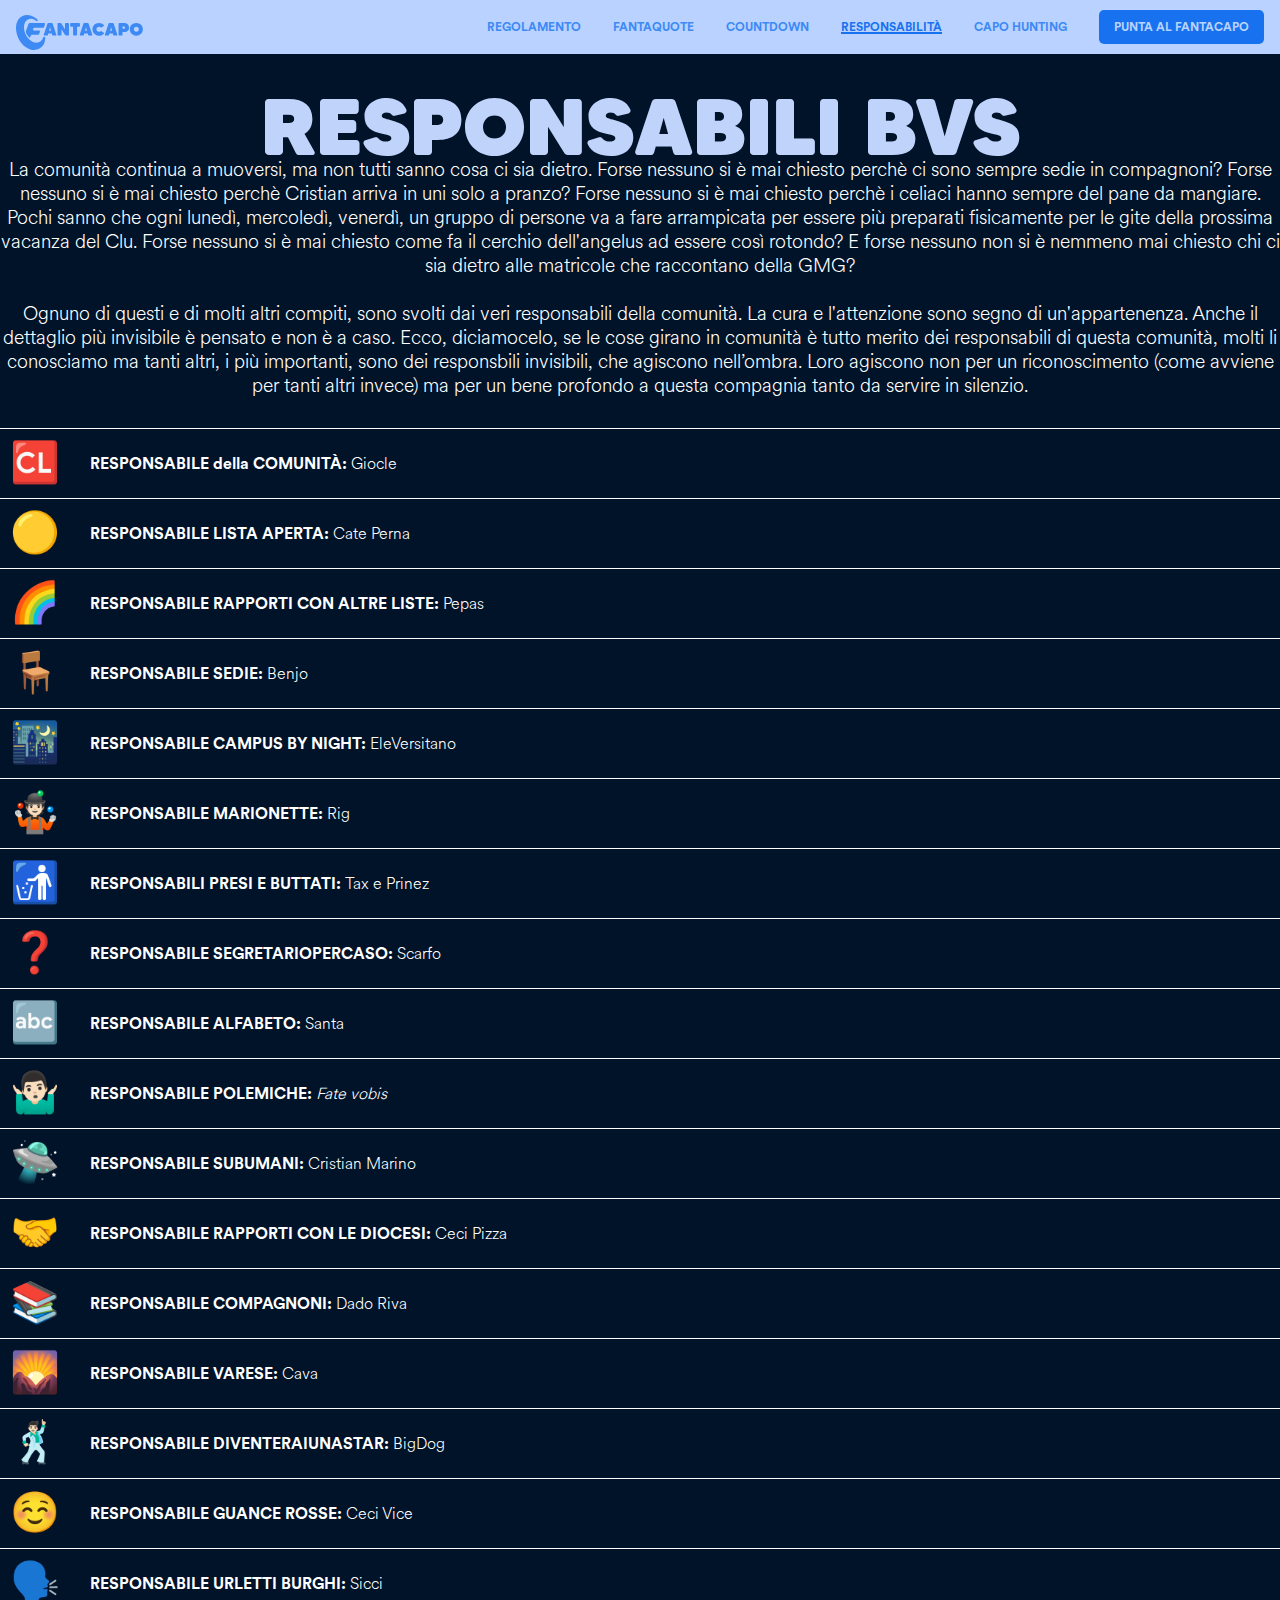
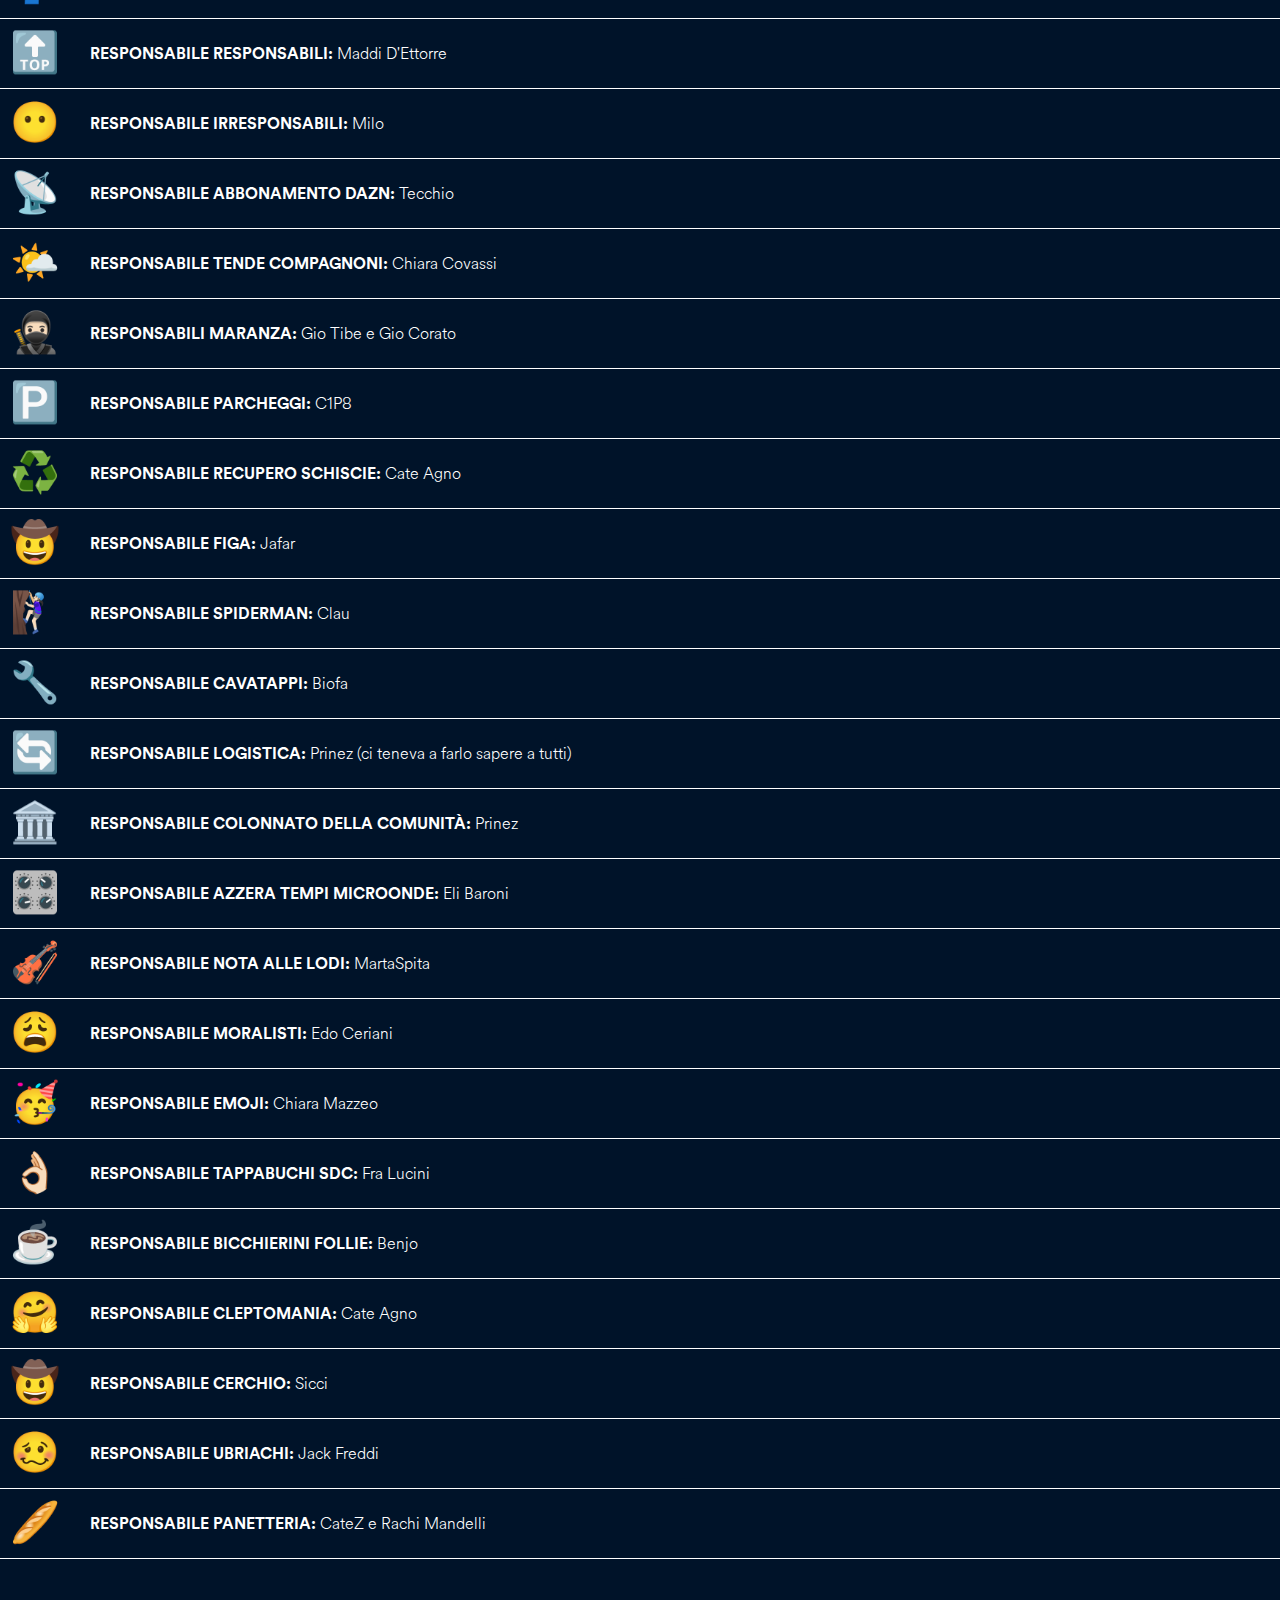
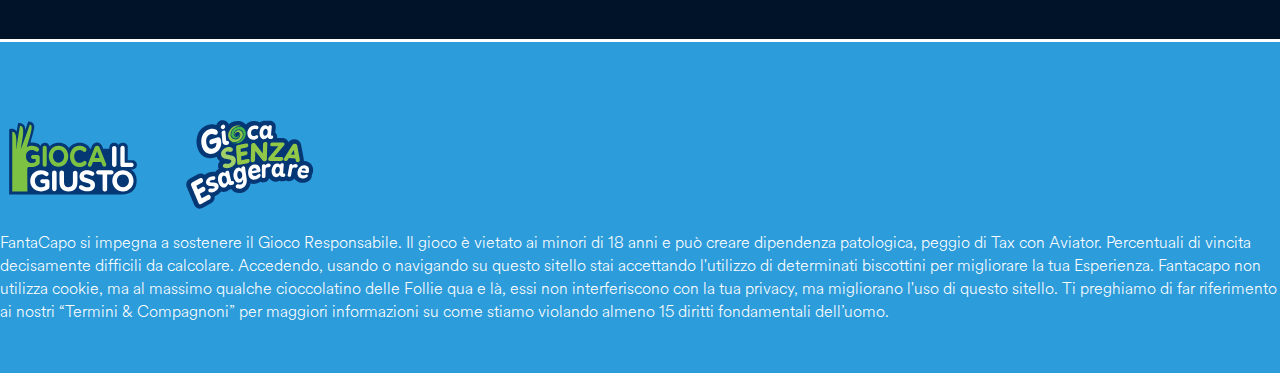
<file: responsabilità.html>
<!DOCTYPE html>
<html lang="en">

<head>
  <title> FantaCapo </title>
  <link rel="icon" type="image/svg" href="assets/icon.svg">

  <meta name="viewport" content="width=device-width, initial-scale=1">

  <meta name="viewport" content="width=device-width, initial-scale=1">
  <link rel="icon" type="image/svg" href="assets/icon.png">
  <link rel="stylesheet" type="text/css" href="style.css">
  <link href="https://cdn.jsdelivr.net/npm/bootstrap@5.1.3/dist/css/bootstrap.min.css" rel="stylesheet"
    integrity="sha384-1BmE4kWBq78iYhFldvKuhfTAU6auU8tT94WrHftjDbrCEXSU1oBoqyl2QvZ6jIW3" crossorigin="anonymous">
  <link rel="stylesheet" href="https://cdnjs.cloudflare.com/ajax/libs/font-awesome/4.7.0/css/font-awesome.min.css">


<body style="background-color: #001329; font-family: circularbold">


  <div class="topnav" id="myTopnav">
    <a href="home.html" class="logo">

      <div class="logotipo"> <img src="assets/logotype.svg"> </div>

    </a>
    <a href="fantavoto.html">
      <div class="punta"> PUNTA AL <b> FANTACAPO </b> </div>
    </a>
    <a href="capohunting.html">CAPO HUNTING</a>
    <a href="responsabilità.html" class="active">RESPONSABILITÀ</a>
    <a href="countdown.html">COUNTDOWN</a>
    <a href="fantaquote.html">FANTAQUOTE</a>
    <a href="regolamento.html">REGOLAMENTO</a>
    <a href="javascript:void(0);" class="icon" onclick="myFunction()" style="color: #3D8AF5; font-size: 15px">
      <i class="fa fa-bars"></i>
    </a>
  </div>

  <div class="container">


    <div class="scrittecontainer">
      <br>

      <div class="cdcontainer">
        <h3 class="title">
          RESPONSABILI BVS </h3>
      </div>

      <p class="rgtextcenter px-md-5 mx-md-5" style="max-width: 100%">


        La comunità continua a muoversi, ma non tutti sanno cosa ci sia dietro. Forse nessuno si è mai chiesto perchè ci
        sono
        sempre sedie in compagnoni? Forse nessuno si è mai
        chiesto perchè Cristian arriva in uni solo a pranzo? Forse nessuno si è mai chiesto perchè i celiaci hanno
        sempre del pane
        da mangiare. Pochi sanno che ogni lunedì, mercoledì, venerdì, un gruppo di persone va a fare arrampicata
        per essere più preparati fisicamente per le gite della prossima vacanza del Clu. Forse nessuno si è mai chiesto
        come fa il cerchio dell'angelus ad essere così rotondo? E forse nessuno non si è nemmeno mai chiesto
        chi ci sia
        dietro alle matricole che raccontano della GMG?

        <br><br>
        Ognuno di questi e di molti altri compiti, sono svolti dai veri responsabili della comunità. La cura e
        l'attenzione sono
        segno di un'appartenenza. Anche il dettaglio più invisibile è pensato e non è a caso. Ecco, diciamocelo,
        se le cose girano in comunità è tutto merito dei
        responsabili di questa comunità, molti li conosciamo ma tanti altri,
        i più importanti, sono dei responsbili invisibili, che agiscono nell’ombra.
        Loro agiscono non per un riconoscimento (come avviene per tanti altri invece)
        ma per un bene profondo a questa compagnia tanto da servire in silenzio.

      </p>
    </div>

    <div class="container">

      <div class=" respobox1">
        <div class="mx-4 imgrespo positive">🆑</div>
        <div class="respotxt"> <b> RESPONSABILE della COMUNITÀ: </b> Giocle </div>
      </div>

      <div class=" respobox">
        <div class="mx-4 imgrespo positive">🟡</div>
        <div class="respotxt"> <b> RESPONSABILE LISTA APERTA: </b> Cate Perna </div>
      </div>

      <div class=" respobox">
        <div class="mx-4 imgrespo positive">🌈</div>
        <div class="respotxt"> <b> RESPONSABILE RAPPORTI CON ALTRE LISTE: </b> Pepas </div>
      </div>

      <div class=" respobox">
        <div class="mx-4 imgrespo positive">🪑</div>
        <div class="respotxt"> <b> RESPONSABILE SEDIE: </b> Benjo </div>
      </div>

      <div class=" respobox">
        <div class="mx-4 imgrespo positive">🌃</div>
        <div class="respotxt"> <b> RESPONSABILE CAMPUS BY NIGHT: </b> EleVersitano </div>
      </div>


      <div class=" respobox">
        <div class="mx-4 imgrespo positive">🤹🏻</div>
        <div class="respotxt"> <b> RESPONSABILE MARIONETTE: </b> Rig </div>
      </div>

      <div class=" respobox">
        <div class="mx-4 imgrespo positive">🚮</div>
        <div class="respotxt"> <b> RESPONSABILI PRESI E BUTTATI: </b> Tax e Prinez </div>
      </div>

      <div class=" respobox">
        <div class="mx-4 imgrespo positive">❓</div>
        <div class="respotxt"> <b> RESPONSABILE SEGRETARIOPERCASO: </b> Scarfo </div>
      </div>

      <div class=" respobox">
        <div class="mx-4 imgrespo positive">🔤</div>
        <div class="respotxt"> <b> RESPONSABILE ALFABETO: </b> Santa </div>
      </div>

      <div class=" respobox">
        <div class="mx-4 imgrespo positive">🤷🏻‍♂️</div>
        <div class="respotxt"> <b> RESPONSABILE POLEMICHE: </b> <i>Fate vobis</i> </div>
      </div>

      <div class=" respobox">
        <div class="mx-4 imgrespo positive">🛸</div>
        <div class="respotxt"> <b> RESPONSABILE SUBUMANI: </b>Cristian Marino</div>
      </div>

      <div class=" respobox">
        <div class="mx-4 imgrespo positive">🤝</div>
        <div class="respotxt"> <b> RESPONSABILE RAPPORTI CON LE DIOCESI: </b> Ceci Pizza </div>
      </div>

      <div class=" respobox">
        <div class="mx-4 imgrespo positive">📚</div>
        <div class="respotxt"> <b> RESPONSABILE COMPAGNONI: </b> Dado Riva </div>
      </div>

      <div class=" respobox">
        <div class="mx-4 imgrespo positive">🌄</div>
        <div class="respotxt"> <b> RESPONSABILE VARESE: </b> Cava </div>
      </div>

      <div class=" respobox">
        <div class="mx-4 imgrespo positive">🕺🏻</div>
        <div class="respotxt"> <b> RESPONSABILE DIVENTERAIUNASTAR: </b> BigDog </div>
      </div>

      <div class=" respobox">
        <div class="mx-4 imgrespo positive">☺️</div>
        <div class="respotxt"> <b> RESPONSABILE GUANCE ROSSE: </b> Ceci Vice </div>
      </div>

      <div class=" respobox">
        <div class="mx-4 imgrespo positive">🗣️</div>
        <div class="respotxt"> <b> RESPONSABILE URLETTI BURGHI: </b> Sicci </div>
      </div>

      <div class=" respobox">
        <div class="mx-4 imgrespo positive">🔝</div>
        <div class="respotxt"> <b> RESPONSABILE RESPONSABILI: </b> Maddi D'Ettorre </div>
      </div>

      <div class=" respobox">
        <div class="mx-4 imgrespo positive">😶</div>
        <div class="respotxt"> <b> RESPONSABILE IRRESPONSABILI: </b> Milo </div>
      </div>

      <div class=" respobox">
        <div class="mx-4 imgrespo positive">📡</div>
        <div class="respotxt"> <b> RESPONSABILE ABBONAMENTO DAZN: </b> Tecchio </div>
      </div>

      <div class=" respobox">
        <div class="mx-4 imgrespo positive">🌤️</div>
        <div class="respotxt"> <b> RESPONSABILE TENDE COMPAGNONI: </b> Chiara Covassi </div>
      </div>

      <div class=" respobox">
        <div class="mx-4 imgrespo positive">🥷🏻</div>
        <div class="respotxt"> <b> RESPONSABILI MARANZA: </b> Gio Tibe e Gio Corato </div>
      </div>

      <div class=" respobox">
        <div class="mx-4 imgrespo positive">🅿️</div>
        <div class="respotxt"> <b> RESPONSABILE PARCHEGGI: </b> C1P8 </div>
      </div>

      <div class=" respobox">
        <div class="mx-4 imgrespo positive">♻️</div>
        <div class="respotxt"> <b> RESPONSABILE RECUPERO SCHISCIE: </b> Cate Agno </div>
      </div>

      <div class=" respobox">
        <div class="mx-4 imgrespo positive">🤠</div>
        <div class="respotxt"> <b> RESPONSABILE FIGA: </b> Jafar </div>
      </div>

      <div class=" respobox">
        <div class="mx-4 imgrespo positive">🧗🏻‍♀️</div>
        <div class="respotxt"> <b> RESPONSABILE SPIDERMAN: </b> Clau </div>
      </div>

      <div class=" respobox">
        <div class="mx-4 imgrespo positive">🔧</div>
        <div class="respotxt"> <b> RESPONSABILE CAVATAPPI: </b> Biofa </div>
      </div>

      <div class=" respobox">
        <div class="mx-4 imgrespo positive">🔄</div>
        <div class="respotxt"> <b> RESPONSABILE LOGISTICA: </b> Prinez (ci teneva a farlo sapere a tutti) </div>
      </div>

      <div class=" respobox">
        <div class="mx-4 imgrespo positive">🏛️</div>
        <div class="respotxt"> <b> RESPONSABILE COLONNATO DELLA COMUNITÀ: </b> Prinez </div>
      </div>

      <div class=" respobox">
        <div class="mx-4 imgrespo positive">🎛️</div>
        <div class="respotxt"> <b> RESPONSABILE AZZERA TEMPI MICROONDE: </b> Eli Baroni </div>
      </div>

      <div class=" respobox">
        <div class="mx-4 imgrespo positive">🎻</div>
        <div class="respotxt"> <b> RESPONSABILE NOTA ALLE LODI: </b> MartaSpita </div>
      </div>
      

      <div class=" respobox">
        <div class="mx-4 imgrespo positive">😩</div>
        <div class="respotxt"> <b> RESPONSABILE MORALISTI: </b> Edo Ceriani </div>
      </div>

      <div class=" respobox">
        <div class="mx-4 imgrespo positive">🥳</div>
        <div class="respotxt"> <b> RESPONSABILE EMOJI: </b> Chiara Mazzeo </div>
      </div>

      <div class=" respobox">
        <div class="mx-4 imgrespo positive">👌🏻</div>
        <div class="respotxt"> <b> RESPONSABILE TAPPABUCHI SDC: </b> Fra Lucini </div>
      </div>

      <div class=" respobox">
        <div class="mx-4 imgrespo positive">☕️</div>
        <div class="respotxt"> <b> RESPONSABILE BICCHIERINI FOLLIE: </b> Benjo </div>
      </div>

      <div class=" respobox">
        <div class="mx-4 imgrespo positive">🤗</div>
        <div class="respotxt"> <b> RESPONSABILE CLEPTOMANIA: </b> Cate Agno </div>
      </div>

      <div class=" respobox">
        <div class="mx-4 imgrespo positive">🤠</div>
        <div class="respotxt"> <b> RESPONSABILE CERCHIO: </b> Sicci </div>
      </div>

      <div class=" respobox">
        <div class="mx-4 imgrespo positive">🥴</div>
        <div class="respotxt"> <b> RESPONSABILE UBRIACHI: </b> Jack Freddi </div>
      </div>

      <div class=" respobox">
        <div class="mx-4 imgrespo positive">🥖</div>
        <div class="respotxt"> <b> RESPONSABILE PANETTERIA: </b> CateZ e Rachi Mandelli </div>
      </div>

    </div>



  </div>

  <div class="footer d-flex justify-content-center">

    <div class="container">

      <div class="row p5">
        <div class="col-4 col-lg-4"> <img src="assets/footericons.svg"> </div>
        <div class="col-12 col-lg-8 footertext"> FantaCapo si impegna a sostenere il Gioco Responsabile.
          Il gioco è vietato ai minori di 18 anni e può creare dipendenza patologica, peggio di Tax con Aviator.
          Percentuali di vincita decisamente difficili da calcolare. Accedendo, usando o navigando su questo sitello
          stai accettando l'utilizzo di determinati biscottini per migliorare la tua Esperienza.
          Fantacapo non utilizza cookie, ma al massimo qualche cioccolatino delle Follie qua e là,
          essi non interferiscono con la tua privacy, ma migliorano l'uso di questo sitello.
          Ti preghiamo di far riferimento ai nostri “Termini & Compagnoni” per maggiori informazioni
          su come stiamo violando almeno 15 diritti fondamentali dell’uomo. </div>

      </div>
    </div>
  </div>

  <script>

    function myFunction() {
      var x = document.getElementById("myTopnav");
      if (x.className === "topnav") {
        x.className += " responsive";
      } else {
        x.className = "topnav";
      }
    }


    (function () {
      const second = 1000,
        minute = second * 60,
        hour = minute * 60,
        day = hour * 24;

      //I'm adding this section so I don't have to keep updating this pen every year :-)
      //remove this if you don't need it
      let today = new Date(),
        dd = String(today.getDate()).padStart(2, "0"),
        mm = String(today.getMonth() + 1).padStart(2, "0"),
        yyyy = today.getFullYear(),
        nextYear = yyyy + 1,
        dayMonth = "11/22/",
        birthday = dayMonth + yyyy;

      today = mm + "/" + dd + "/" + yyyy;
      if (today > birthday) {
        birthday = dayMonth + nextYear;
      }
      //end

      const countDown = new Date(birthday).getTime(),
        x = setInterval(function () {

          const now = new Date().getTime(),
            distance = countDown - now;

          document.getElementById("days").innerText = Math.floor(distance / (day)),
            document.getElementById("hours").innerText = Math.floor((distance % (day)) / (hour)),
            document.getElementById("minutes").innerText = Math.floor((distance % (hour)) / (minute)),
            document.getElementById("seconds").innerText = Math.floor((distance % (minute)) / second);

          //do something later when date is reached
          if (distance < 0) {
            document.getElementById("headline").innerText = "It's my birthday!";
            document.getElementById("countdown").style.display = "none";
            document.getElementById("content").style.display = "block";
            clearInterval(x);
          }
          //seconds
        }, 0)
    }());
  </script>

</body>

</html>
</file>
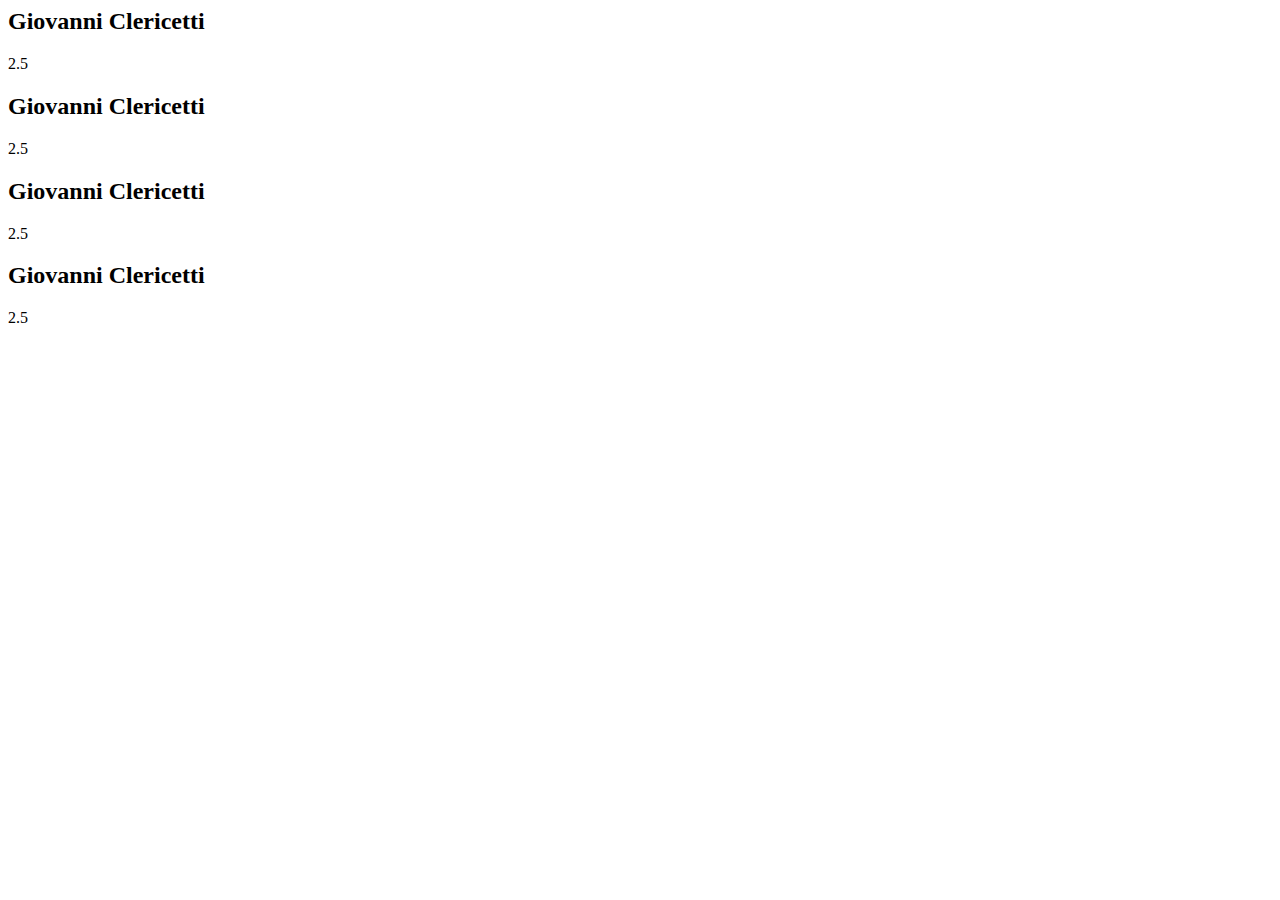
<file: scratch_2.html>
<html>
<head>
    <meta charset="UTF-8">
    <meta name="viewport"
          content="width=device-width, user-scalable=no, initial-scale=1.0, maximum-scale=1.0, minimum-scale=1.0">
    <meta http-equiv="X-UA-Compatible" content="ie=edge">
    <title>Document</title>

    <link href="https://cdn.jsdelivr.net/npm/bootstrap@5.1.3/dist/css/bootstrap.min.css" rel="stylesheet" integrity="sha384-1BmE4kWBq78iYhFldvKuhfTAU6auU8tT94WrHftjDbrCEXSU1oBoqyl2QvZ6jIW3" crossorigin="anonymous">
    <style>

        :root {
            --bg-primary: 255,255,0 ;
        }
    </style>
</head>
<body>

<div class="container">

    <div class="row p-3 row-cols-1 row-cols-md-2 row-cols-xl-4">
        <div class="p-3">

            <div class="candidato bg-primary p-3">
                <h2>Giovanni Clericetti</h2>
                <p>2.5</p>
            </div>

        </div>
        <div class="p-3">

            <div class="candidato bg-primary p-3">
                <h2>Giovanni Clericetti</h2>
                <p>2.5</p>
            </div>

        </div>
        <div class="p-3">

            <div class="candidato bg-primary p-3">
                <h2>Giovanni Clericetti</h2>
                <p>2.5</p>
            </div>

        </div>
        <div class="p-3">

            <div class="candidato bg-primary p-3">
                <h2>Giovanni Clericetti</h2>
                <p>2.5</p>
            </div>

        </div>
    </div>
</div>


<script src="https://cdn.jsdelivr.net/npm/bootstrap@5.1.3/dist/js/bootstrap.bundle.min.js" integrity="sha384-ka7Sk0Gln4gmtz2MlQnikT1wXgYsOg+OMhuP+IlRH9sENBO0LRn5q+8nbTov4+1p" crossorigin="anonymous"></script>
</body>
</html>
</file>
<file: style.css>
@font-face {
  font-family: 'MadeTommySoft';
  src: url("fonts/madetommysoftblack.otf") format("opentype");
}

@font-face {
  font-family: 'circularlight';
  font-weight: normal;
  src: url("fonts/circularlight.otf") format("opentype");
}

@font-face {
  font-family: 'circular';
  font-weight: normal;
  src: url("fonts/circularlight.otf") format("opentype");
}

@font-face {
  font-family: 'circular';
  font-weight: bold;
  src: url("fonts/circularbold.otf") format("opentype");
}

@font-face {
  font-family: 'circularlightitalic';
  src: url("fonts/circularlightitalic.otf");
}

@font-face {
  font-family: 'circularmedium';
  src: url("fonts/circularmedium.otf");
}


@font-face {
  font-family: 'circularbold';
  src: url("fonts/circularbold.otf") format("opentype");
}

@font-face {
  font-family: 'circularblack';
  src: url("fonts/circularblack.otf") format("opentype");
}


.formvoto{
  background-color: pink;
}


body {
  margin: 0;
  font-family: circularbold;
  background-color: #001329;
  color: white;
}

.anno {
  font-family: circularlight;
}


.title {
  font-size: 80px;
  font-family:
    MadeTommySoft;
  color: #BFD3FB;
  margin-top: 10vh;
  margin-bottom: 20px;
  text-align: center;
}

.sottotitle {
  font-family: circularlight;
  margin-bottom: 30px;
  font-size: 18px;
  text-align: center;
}

.hcont {
  justify-content: center;
  align-content: center;
  display: flex;
  width: 70%;
}

.fotohunting {
  height: 500px;

}

.fotohunting img {
  height: 100%;
  border-radius: 5px;
}

.huntingbio {
  font-family: CircularBold;
  text-shadow: 0px 0px 3px black;
  font-size: 16px;
  text-align: center;
  width: 600px;
  text-align: center;
}



.fantaquota {
  font-family: 'MadeTommySoft';
  color: #B9D2FF;
  font-size: 5vh;
}

/* BLU */
.bg-tag1 {
  background-color: #E95252;
  border: solid 2px #C72E2E;
}

/* AZZURRO */
.bg-tag2 {
  background-color: #B9D2FF;
  border: solid 2px #59A5FF;
}

/* VERDE */
.bg-tag3 {
  background-color: #82C578;
  border: solid 2px #35973F;
}

/* ARANCIO */
.bg-tag4 {
  background-color: #FAAF6F;
  border: solid 2px #F78F37;
}

/* VIOLA */
.bg-tag5 {
  background-color: #BCA7F8;
  border: solid 2px #6134DF;
}

/* PETROLOIO */
.bg-tag6 {
  background-color: #FFBAEC;
  border: solid 2px #FF66D4;
}

/* GIALLO */
.bg-tag7 {
  background-color: #E5D76E;
  border: solid 2px #FFC90B;
}

.topnav {
  overflow: hidden;
  background-color: #B9D2FF;
  position: fixed;
  width: 100%;
  top: 0px;
  z-index: 999;
}

.topnav a {

  float: right;
  display: block;
  color: #3D8AF5;
  text-align: center;
  padding: 20px 16px;
  text-decoration: none;
  font-size: 12px;

}

.topnav a:hover {
  color: #527BCF;
  transition: 0.3s ease-in-out;
}


.topnav a.active {
  color: #1872F0;

  text-decoration: underline;
  text-decoration-thickness: 18%;
}

.topnav .icon {
  display: none;
}

.logo {
  float: left;
  overflow: hidden;
  margin-left: 0px;
  position: absolute;
}

.logotipo {
  text-align: left;
  height: 35px;
  margin-top: -5px
}

.logotipo img {
  height: 100%;
}

.punta {
  background-color: #1872F0;
  padding: 10px 15px;
  margin-top: -10px;
  margin-bottom: -10px;
  border-radius: 5px;
  color: #B9D2FF;
}

.form{
  width: 640px;
   height= 1010px;
}

.punta:hover {
  background-color: #3D8AF5;
  transition: 0.3s ease-in-out;
  color: white;
}

.stopuntando {
  background-color: #3670E5;
  color: white;
}


/* When the screen is less than 600 pixels wide, hide all links, except for the first one ("Home"). Show the link that contains should open and close the topnav (.icon) */
@media screen and (max-width: 960px) {
  .topnav a:not(:first-child) {
    display: none;
  }

  .topnav a.icon {
    float: right;
    display: block;
  }
}

/* The "responsive" class is added to the topnav with JavaScript when the user clicks on the icon. This class makes the topnav look good on small screens (display the links vertically instead of horizontally) */
@media screen and (max-width: 600px) {
  .topnav.responsive {
    position: relative;
  }

  .topnav.responsive a.icon {
    position: absolute;
    right: 0;
    top: 0;
  }

  .topnav.responsive a {
    float: none;
    display: block;
    text-align: left;
  }
}

@media screen and (max-width: 800px) {
  .topnav a:not(:first-child) {
    display: none;
  }

  .topnav a.icon {
    float: right;
    display: block;
  }
}

@media screen and (max-width: 600px) {
  .topnav.responsive {
    position: relative;
  }

  .topnav.responsive .icon {
    position: fixed;
    right: 0;
    top: 0;
  }

  .topnav.responsive a {
    float: none;
    display: block;
    text-align: left;
  }

  .topnav.responsive {
    position: fixed;
  }

  .punta {
    background-color: #B9D2FF;
    margin-top: 50px;
    margin-bottom: 0px;
    display: block;
    padding: 0px;
    color: white;
    text-align: left;
  }

  .punta:hover {
    background-color: #B9D2FF;
    color: white;
    transition: 0.3s ease-in-out;
  }
}

.card {
  background-color: white;
}

.cardhunt {
  background-color: #B9D2FF;
  width: 50vh;
}

.cardhunt:hover {
  transition: 0.1s;
}



/*
███████╗██╗     ██╗██████╗ ███████╗███████╗██╗  ██╗ ██████╗ ██╗    ██╗
██╔════╝██║     ██║██╔══██╗██╔════╝██╔════╝██║  ██║██╔═══██╗██║    ██║
███████╗██║     ██║██║  ██║█████╗  ███████╗███████║██║   ██║██║ █╗ ██║
╚════██║██║     ██║██║  ██║██╔══╝  ╚════██║██╔══██║██║   ██║██║███╗██║
███████║███████╗██║██████╔╝███████╗███████║██║  ██║╚██████╔╝╚███╔███╔╝
╚══════╝╚══════╝╚═╝╚═════╝ ╚══════╝╚══════╝╚═╝  ╚═╝ ╚═════╝  ╚══╝╚══╝
*/

.imgrespo{
  font-size: 40px;
  text-align: center;
}

.respotxt {
  font-family: Circular;
  margin-left: 30px;
  color: white;
}

.respobox {
  border-style: solid;
  border-width: 0px 0px 1px 0px;
  border-color: white;
  padding: 10px;
  display: flex;
  align-items: center
}

.respobox1 {
  border-style: solid;
  border-width: 1px 0px 1px 0px;
  border-color: white;
  padding: 10px;
  display: flex;
  align-items: center
}



.voto {

  margin-top: 10px;
  display: block;
  width: 100vw;
  display: flex;
  justify-content: center;

}

.rgcontainer {
  width: 100%;
  height: 200px;
  margin-top: 100px;
}

.scrittecontainer {
  width: 100%;
  height: auto;
  color: white;
  line-height: 150%;
}

.rgtext {
  font-family: circularlight;
  margin-bottom: 30px;
  font-size: 1.2rem;
}

.rgtextcenter {
  font-family: circularlight;
  margin-bottom: 30px;
  font-size: 1.2rem;
    text-align: center;
}

.rgtitle {
  margin-top: 0px;
  text-align: center;
}

.boxrg {
  display: flex;
}

.spacebox {
  width: 60%;
  text-align: center;
}

.spacebox img {
  height: 100%
}

.bonus {
  border-style: solid;
  border-width: 1px 0px 0px 0px;
  border-color: white;
  padding: 25px;
}

.bonusfinal {
  border-width: 1px 0px 1px 0px;
}

.bonuspiega {
  font-family: Circular;
  margin-left: 30px;
}

.bonuspunteggio {
  color: #E95252;
  font-family: MadeTommySoft;
  font-size: 30px;
}

.positive {
  color: #86E477;
}

.logohome {
  text-align: center;
  width: 60%;
  margin: 150px 20% 10% 20%;
}



.logohome img {
  width: 100%;
}

.nomehome {
  font-family: CircularBold;
  padding: 15px;
  font-size: 15px;
  color: white
}

.frasenomehome {
  font-family: Circular;
  padding: 15px;
  font-size: 15px;
  color: white
}

.articolo {
  width: 100%;
  color: white;
}

.articolo a {
  text-decoration: none;
  color: white;
}

.articolo a:hover {
  text-decoration: none;
  color: #B9D2FF;
  transition: 0.3s ease-in-out;
}

.articolo img {
  width: 100%;
  border-radius: 10px;
}

.titoloarticolo {
  margin-top: 10px;
}

.autore {
  font-family: Circular;
  font-size: 12px;
  margin-top: -4px;
}

.tuttahome {
  color: white
}

.titolohome {
  color: white;

}

.payment {

  width: 80vw;
  height: 100px;
  text-align: center;
  color: white;
  margin-bottom: 20vh;
}

.payment a:hover #boxpaypal {
  background-color: #B9D2FF;
  transition: 0.3s ease-in-out;
}

.sottotitolopayment {
  margin-top: 0px;
  font-family: Circular;
}

.frasesottopayment {
  font-size: 10px;
  font-family: circularlightitalic;
  margin-top: 10px;
}

.boxpaypal {
  width: 300px;
  height: 40px;
  background-color: #B9D2FF;
  text-align: center;
  border-radius: 10px;

}

.boxpaypal img {
  height: 60%;
  margin-top: 3%;
}

.disclaimer {
  background-color: #B9D2FF;
  margin-bottom: 10%;
  color: #3670E5;
  border-radius: 20px;
}

.footer {
  background-color: #2D9CDB;
  margin-top: 80px;
  border-style: solid;
  border-width: 3px 0px 0px 0px;
  border-color: white;
  padding-top: 50px;
  padding-bottom: 50px;
}

.footertext {
  font-family: Circular;
  color: white;
}

.containertuttahome {
  margin-left: 40px;
  margin-right: 40px;
}

.marginal {
  height: 50px;

}

.div1 {
  height: 100%;
  width: 100%;
  display: table;
  position: absolute;
  top: 0;
  left: 0;
}

.div2 {
  text-align: center;
  display: table-cell;
  vertical-align: middle;
  font-family: Circular;
  font-size: 25px;
  color: #ffffff;
}

.box {
  text-align: center;
  font-size: 20px;
  font-family: Circular;
  outline: none;
  width: 250px;
  height: 45px;
  border: 2px solid #ffffff;
  border-radius: 15px;
  background-color: #B9D2FF;
  color: white;


}

.confirm {
  border: none;
  font-size: 20px;
  font-family: Circular;
  margin-top: 10px;
  color: #ffffff;
  background-color: rgba(0, 0, 0, 0);
  cursor: pointer;
}

.submit {
  background-color: white;
  border: none;
  border-radius: 10px;
  width: auto;
  color: #3670E5;
  font-size: 15px;
  padding: 10px 20px 8px 20px;
  font-family: CircularBold;
}


.submit:hover {
  background-color: #3670E5;
  color: white;
  transition: 0.3s ease-in-out;
}

.boxrosso {
  background-color: #B9D2FF;
  width: 360px;
  border-radius: 20px;
}

.boxfanta img{
  height: 80px;
}

.boxrosso h4 {
  font-family: CircularBold;
  color: #3670E5;
}

.boxrosso h5 {
  font-family: circularlightitalic;
  font-size: 14px;
    color: #3670E5;
}


.parallax {
  /* The image used */
  background-image: url("assets/articolo1hd.png");

  /* Set a specific height */
  height: 650px;

  /* Create the parallax scrolling effect */
  background-attachment: fixed;

  background-repeat: no-repeat;
  background-size: contain;
}

.parallax2 {
  /* The image used */
  background-image: url("assets/articolo2hd.png");
}

.parallax3 {
  /* The image used */
  background-image: url("assets/articolo3hd.png");
}

.parallax4 {
  /* The image used */
  background-image: url("assets/articolo4hd.png");
}

.infocontainer {
  height: 1400px;
  font-size: 14px;
}

.tornahome {
  background-color: #B9D2FF;
  text-decoration: none;
  text-align: center;
  border-radius: 5px;
  color: 3670E5;
  padding-top: 5px;
  padding-bottom: 4px;
  font-size: 18px;
  font-family: Circular;
}

.tornahome:hover {
  background-color: #B9D2FF;
  transition: 0.3s ease-in-out;
}

.leggianche {
  margin-right: 30px;
}

.div1 {
  height: 100%;
  width: 100%;
  display: table;
  position: absolute;
  top: 0;
  left: 0;
}

.div2 {
  text-align: center;
  display: table-cell;
  vertical-align: middle;
  font-family: Circular;
  font-size: 25px;
  color: #ffffff;
}

.box {
  text-align: center;
  font-size: 20px;
  font-family: Circular;
  outline: none;
  width: 250px;
  height: 45px;
  border: 2px solid #ffffff;
}

.confirm {
  border: none;
  font-size: 20px;
  font-family: Circular;
  margin-top: 10px;
  color: #ffffff;
  background-color: rgba(0, 0, 0, 0);
  cursor: pointer;
}


@media screen and (max-width: 600px) {

  .parallax {
    height: 200px;
  }


  .bonuspunteggio {
    margin-bottom: 10px;
  }

  .bonuspiega {
    margin-left: 0px;
  }

  .footer {
    padding-left: 20px;
    padding-right: 20px;
  }

  .rgtext {
    font-size: 15px;
  }

  .title {
    font-size: 32px;
    font-family:
      MadeTommySoft;
    color: #BFD3FB;
    margin-top: 10vh;
    margin-bottom: 20px;
    text-align: left;
  }

  .sottotitle {
    font-family: circularlight;
    margin-bottom: 30px;
    font-size: 18px;
    text-align: center;
  }

  .logohome {
    text-align: center;
    width: 80%;
    margin: 150px 10% 80px 10% ;
  }

  .huntingbio {
    font-family: CircularBold;
    text-shadow: 0px 0px 3px black;
    font-size: 14px;
    text-align: center;
    width: 80%;
    text-align: center;
  }

  .rgtextcenter {
    font-family: circularlight;
    margin-bottom: 30px;
    font-size: 1.2rem;
      text-align: left;
  }

  .logohome img {
    width: 100%;
  }


}
</file>
<file: stylecountdown.css>
@font-face {
    font-family: GraublauWeb;
    src: url("fonts/GraublauWeb.otf") format("opentype");
}


* {
  box-sizing: border-box;
  margin: 0;
  padding: 0;
}

.title{
  font-size: 80px;
  font-family:
  MadeTommySoft;
  color: #E95252;
  margin-top: 10vh;
  margin-bottom: 20px;
  text-align: left;

}

.sottotitle {
  font-family: circularlight;
    margin-bottom: 30px;
    font-size: 18px;
    text-align: center;
}

.cdcontainer {
  color: white;
  margin: 0 auto;
  text-align: center;

}

.cdtext{
  margin-top: 20vh;
}


@media screen and (max-width: 600px) {

.title{
    font-size: 40px;
}

}




li {
  display: inline-block;
  font-size: 1.5vw;
  font-family: circularbold;
  list-style-type: none;
  padding: 3vw;
  text-transform: uppercase;
}

li span {
  display: block;
  width: 10vw;
  font-size: 9vw;
  font-family: MadeTommySoft;
  color: #E95252;
}

@media screen and (max-width: 600px) {

li{
  display: block;
  text-align: center;
  padding: 0vw;
  font-size: 15px;

}

li span {
  display: block;
  width: 100vw;
  font-size: 100px;
  font-family: MadeTommySoft;
  color: #E95252;
}

.title{
  font-size: 20px;
  margin: 5px;
  margin-top: -50px;
}

.sottotitle{
  font-size: 13px;
  margin-bottom: 15px;
}

}
</file>
